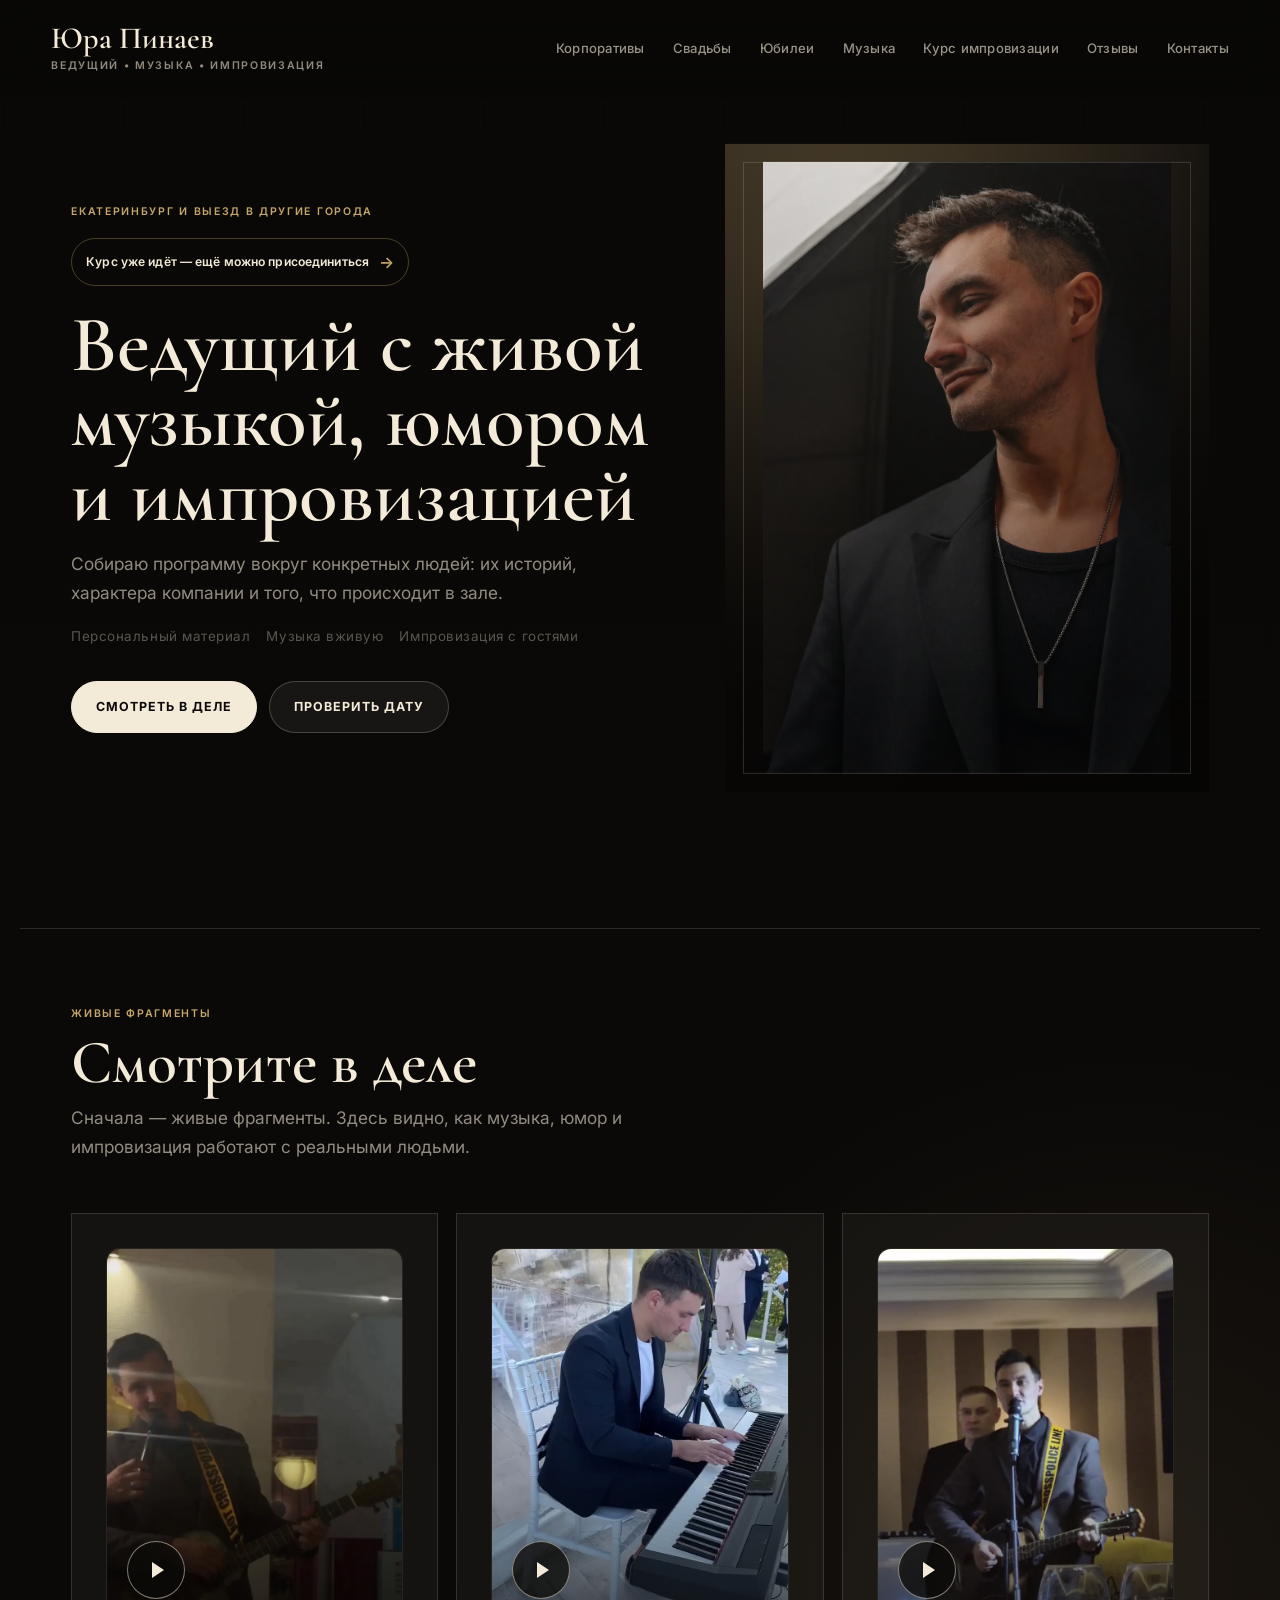
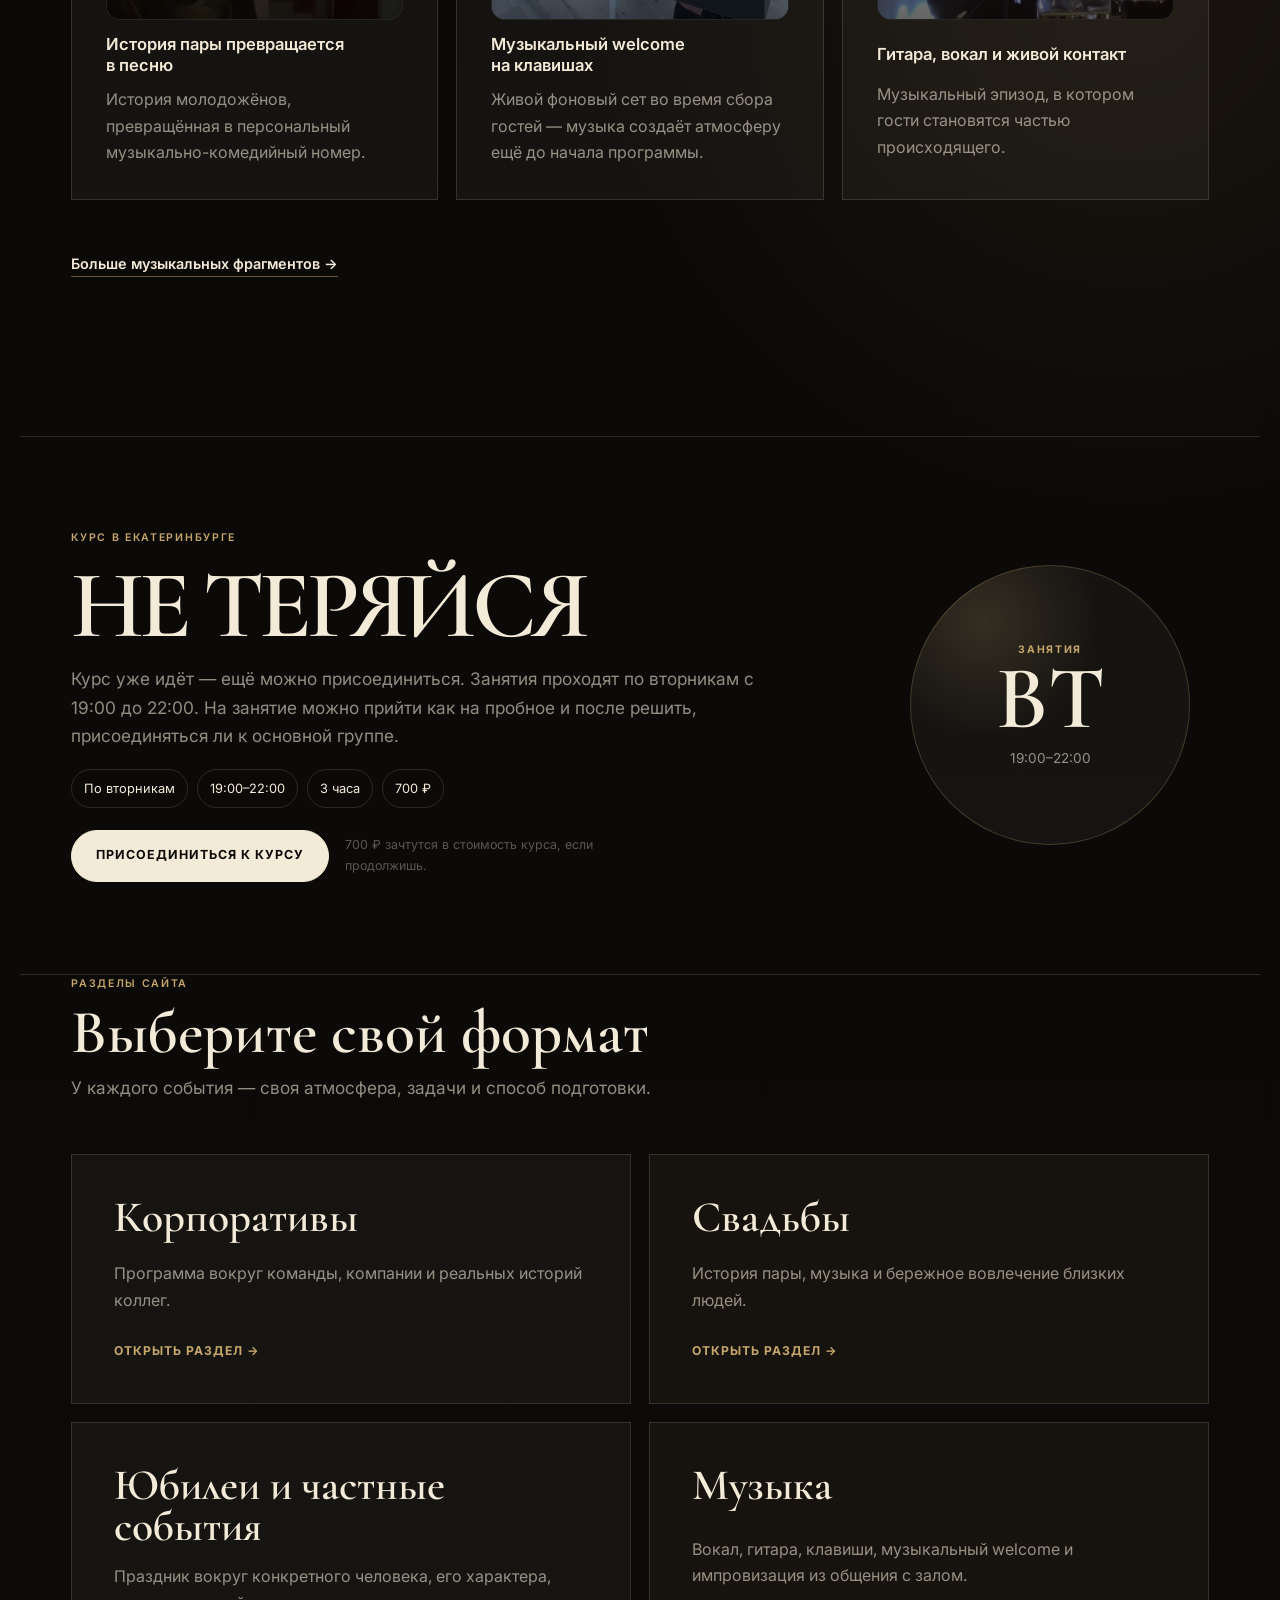
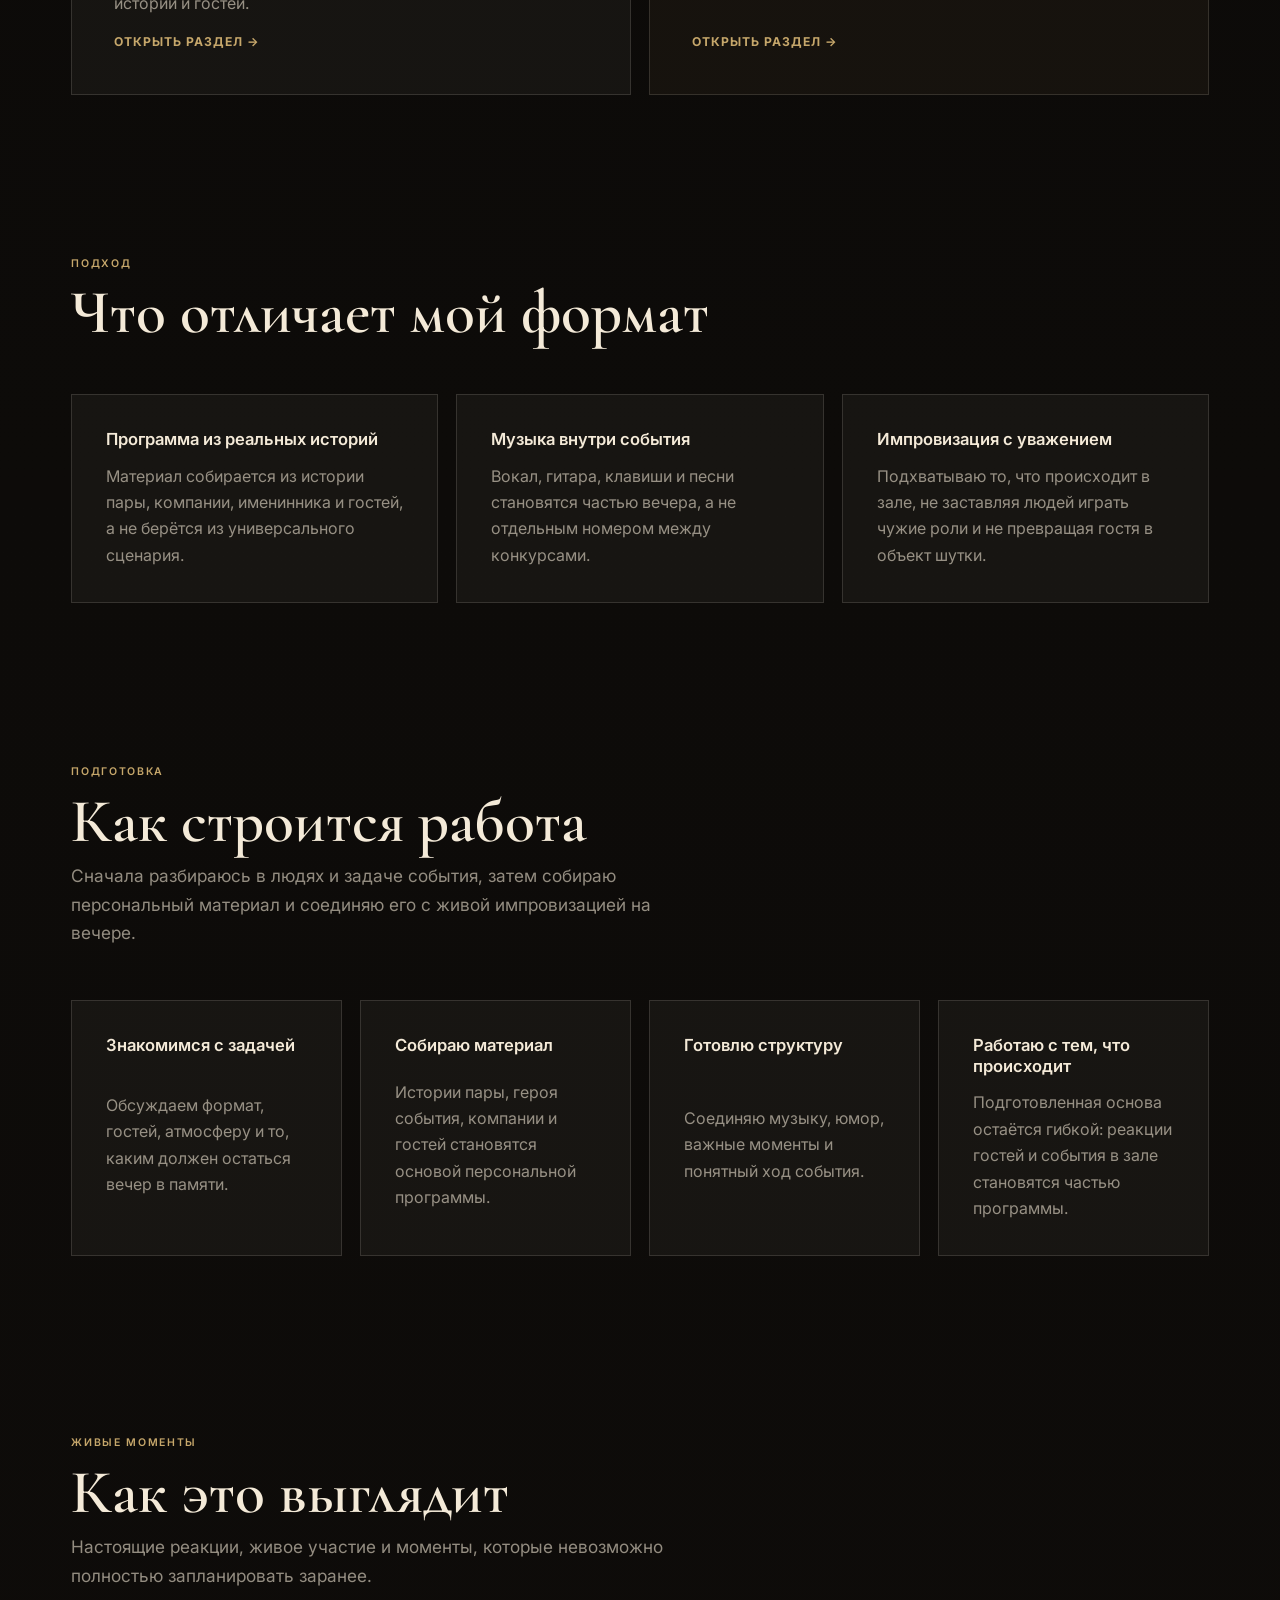
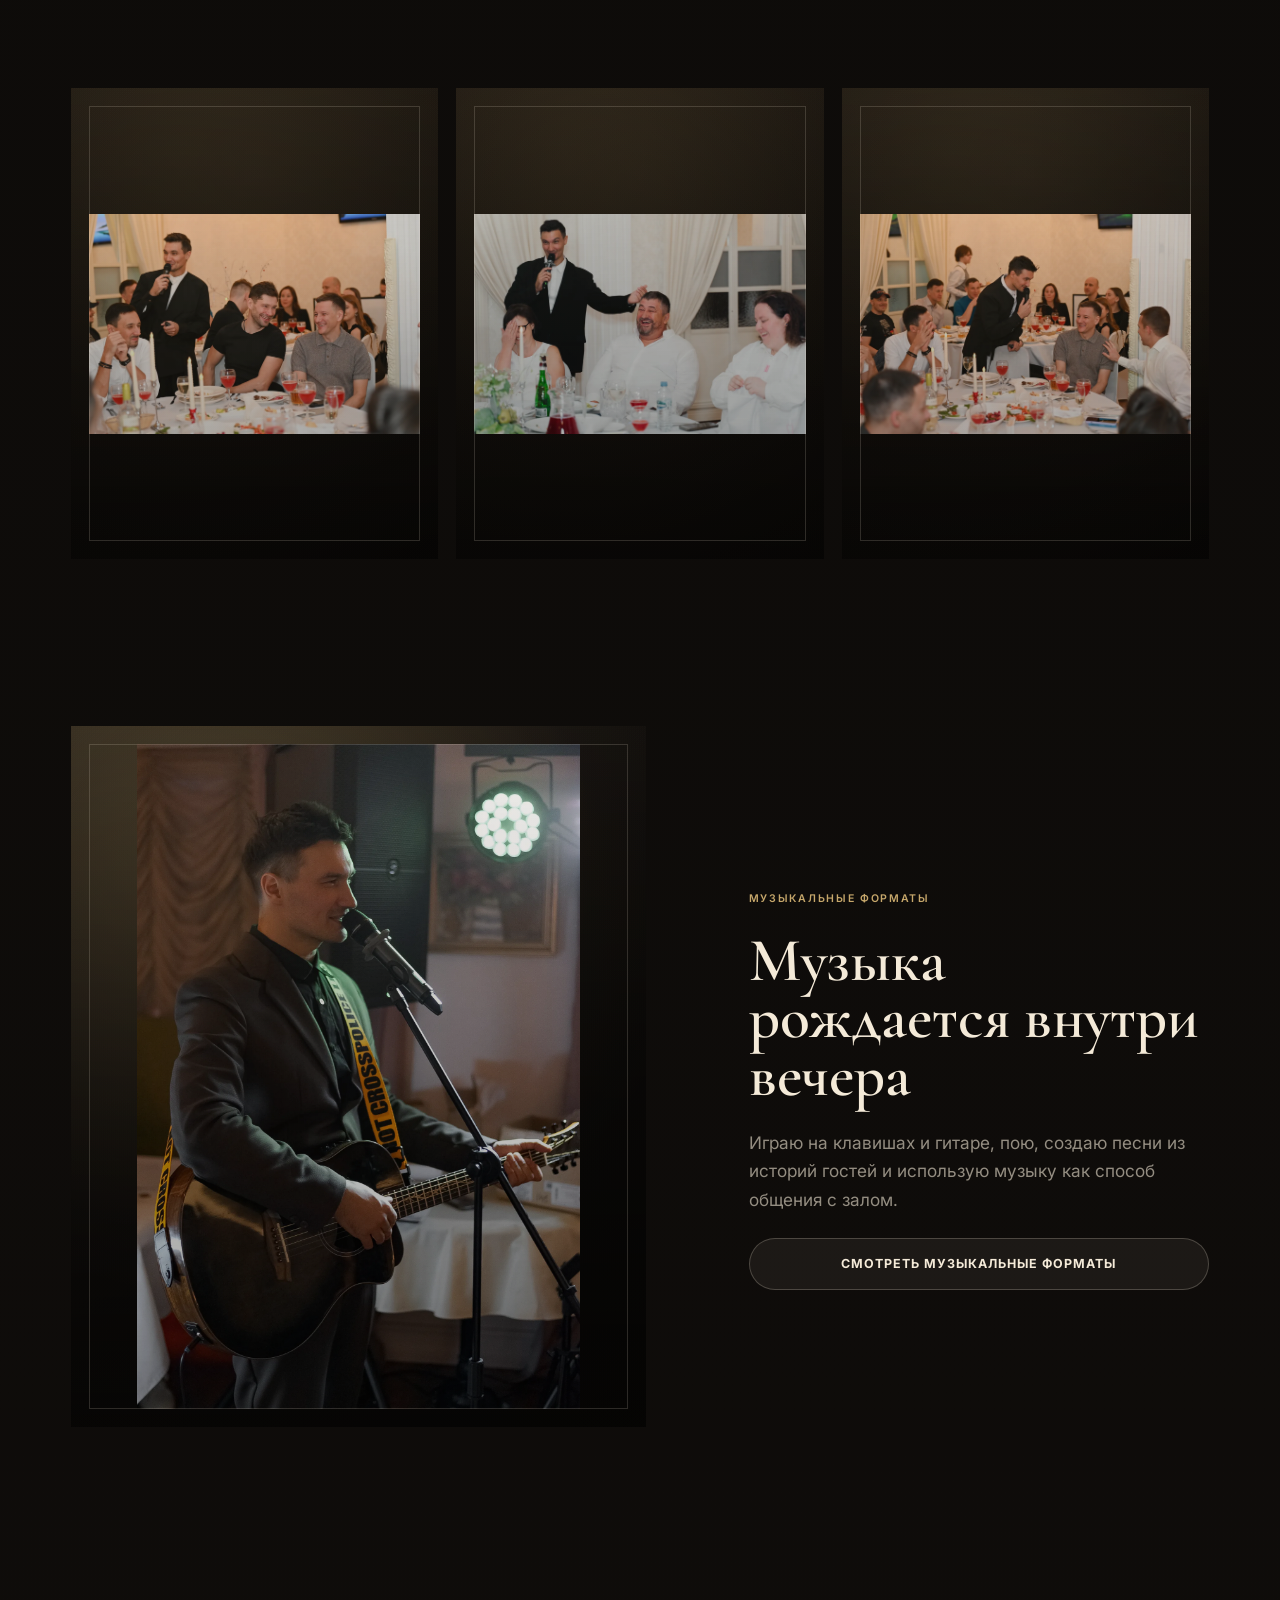
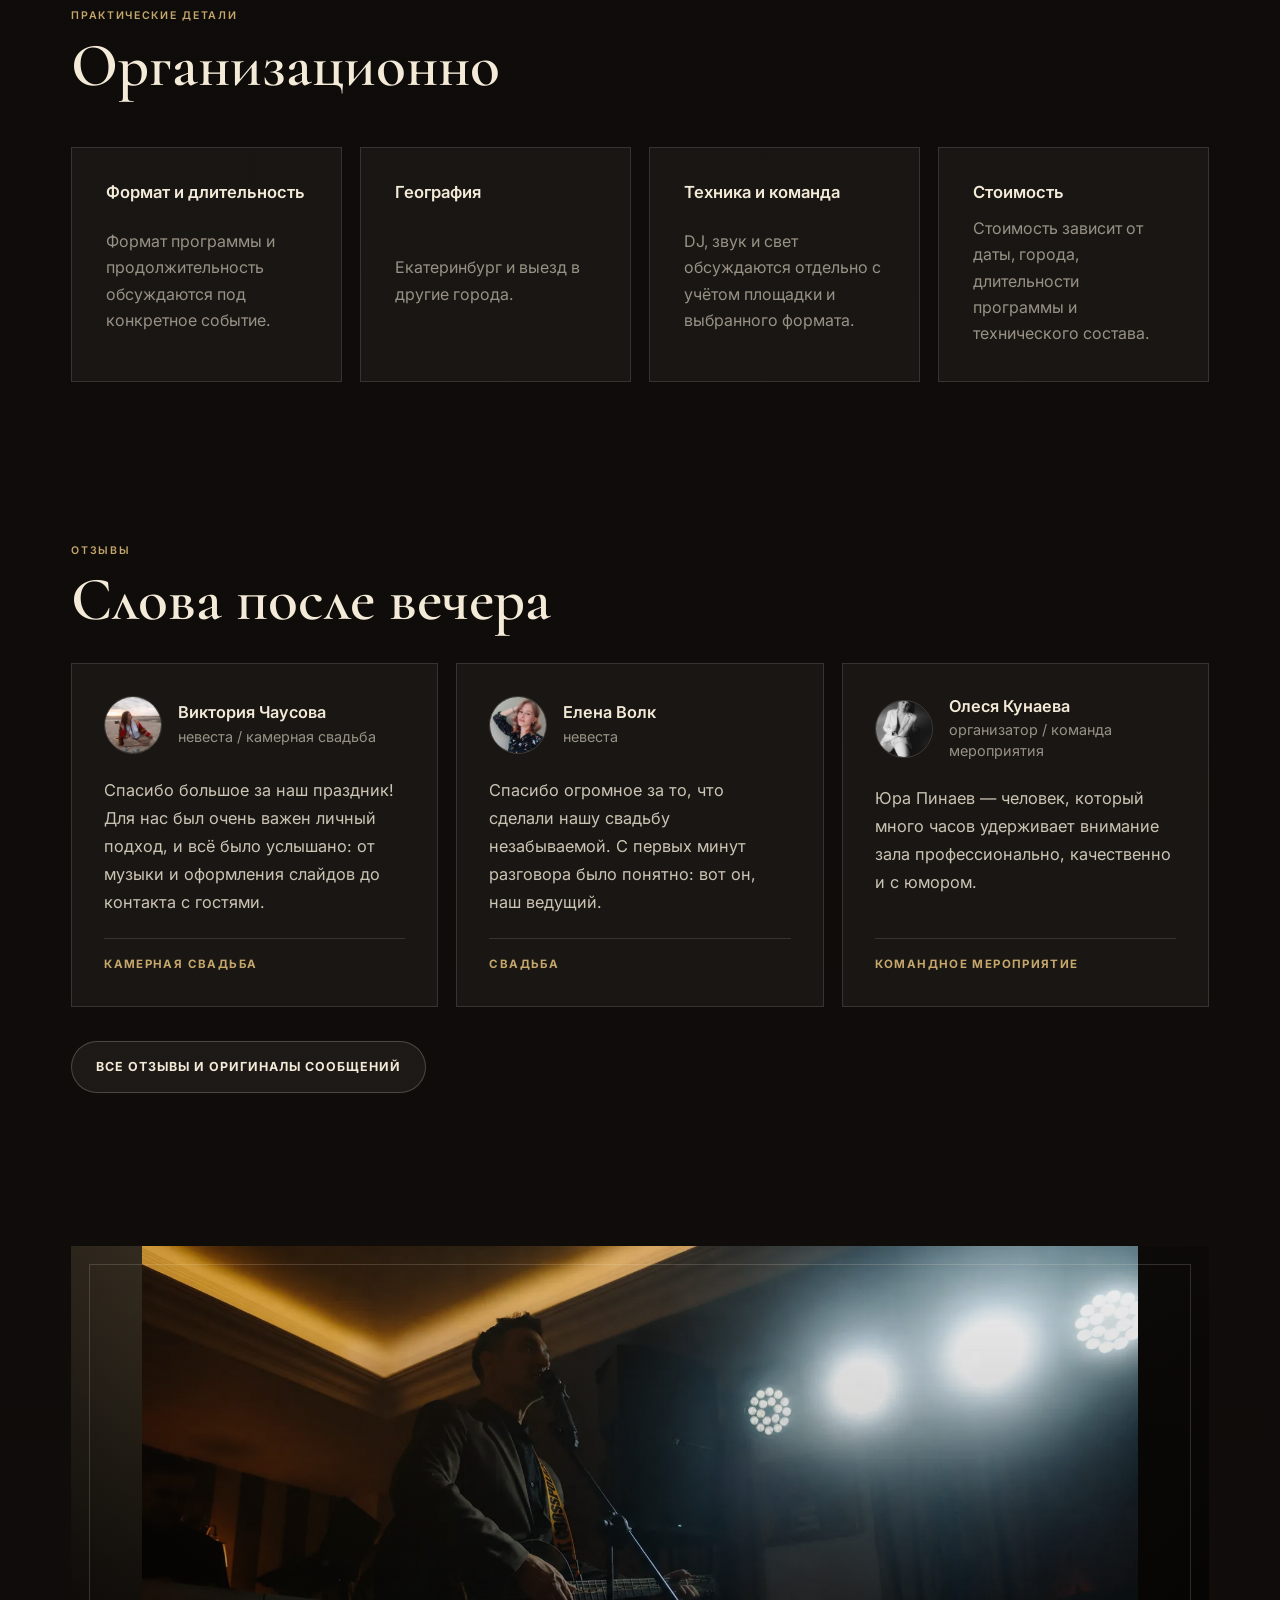
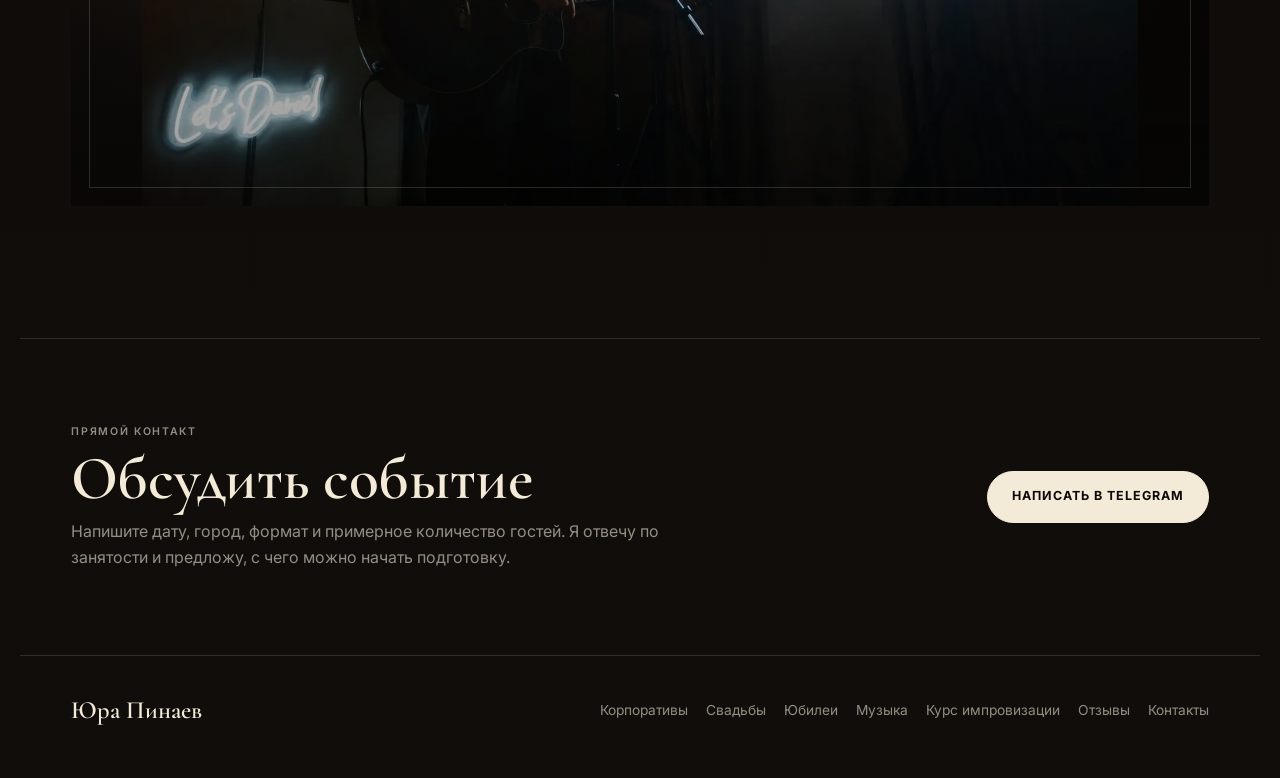
<file: index.html>
<!doctype html>
<html lang="ru">
<head>
  <meta charset="utf-8">
  <meta name="viewport" content="width=device-width, initial-scale=1">
  <title>Юра Пинаев — ведущий с живой музыкой и импровизацией</title>
  <meta name="description" content="Ведущий мероприятий в Екатеринбурге: персональная программа, живая музыка, юмор и импровизация с гостями.">
  <link rel="canonical" href="https://yurapinaev.ru/">
  <meta property="og:type" content="website">
  <meta property="og:site_name" content="Юра Пинаев">
  <meta property="og:locale" content="ru_RU">
  <meta property="og:title" content="Юра Пинаев — ведущий с живой музыкой и импровизацией">
  <meta property="og:description" content="Ведущий мероприятий в Екатеринбурге: персональная программа, живая музыка, юмор и импровизация с гостями.">
  <meta property="og:url" content="https://yurapinaev.ru/">
  <meta property="og:image" content="https://yurapinaev.ru/assets/images/social-preview.jpg">
  <meta property="og:image:width" content="1200">
  <meta property="og:image:height" content="630">
  <meta property="og:image:alt" content="Юра Пинаев — ведущий с живой музыкой и импровизацией">
  <meta name="twitter:card" content="summary_large_image">
  <meta name="twitter:title" content="Юра Пинаев — ведущий с живой музыкой и импровизацией">
  <meta name="twitter:description" content="Ведущий мероприятий в Екатеринбурге: персональная программа, живая музыка, юмор и импровизация с гостями.">
  <meta name="twitter:image" content="https://yurapinaev.ru/assets/images/social-preview.jpg">
  <link rel="icon" href="assets/icons/favicon.svg" type="image/svg+xml">
  <link rel="icon" href="assets/icons/favicon-32.png" sizes="32x32">
  <link rel="apple-touch-icon" href="assets/icons/apple-touch-icon.png">
  <link rel="preconnect" href="https://fonts.googleapis.com">
  <link rel="preconnect" href="https://fonts.gstatic.com" crossorigin>
  <link href="https://fonts.googleapis.com/css2?family=Cormorant+Garamond:wght@500;600;700&family=Inter:wght@400;500;600&display=swap" rel="stylesheet">
  <link rel="preload" as="image" href="assets/images/optimized/about/yura-pinaev-portrait.webp" type="image/webp" fetchpriority="high">
  <link rel="stylesheet" href="assets/css/style.css?v=20260802-3">
  <link rel="stylesheet" href="assets/css/improv-promo.css?v=20260831-1">
</head>
<body>
  <header class="site-header" data-header>
    <a class="brand" href="index.html" aria-label="Юра Пинаев, на главную">
      <span class="brand__name">Юра Пинаев</span>
      <span class="brand__caption">ведущий • музыка • импровизация</span>
    </a>
    <button class="nav-toggle" type="button" aria-label="Открыть разделы сайта" aria-expanded="false" data-nav-toggle>
      <span class="nav-toggle__label">Разделы</span>
      <span class="nav-toggle__icon" aria-hidden="true"><span></span><span></span></span>
    </button>
    <nav class="site-nav" aria-label="Основная навигация" data-nav>
      <a class="site-nav__home" href="index.html" aria-current="page">Главная</a>
      <a href="korporativy.html">Корпоративы</a>
      <a href="svadby.html">Свадьбы</a>
      <a href="yubilei.html">Юбилеи</a>
      <a href="muzyka.html">Музыка</a>
      <a class="site-nav__course" href="improv/">Курс импровизации</a>
      <a href="otzyvy.html">Отзывы</a>
      <a href="contacts.html">Контакты</a>
      <a class="button site-nav__cta" href="https://t.me/yuripinaev" target="_blank" rel="noopener">Проверить дату</a>
    </nav>
  </header>

  <main>
    <section class="hero hero--home section-reveal">
      <div class="hero__layout">
        <div class="hero__copy hero__copy--home">
          <p class="eyebrow">Екатеринбург и выезд в другие города</p>

          <a class="improv-home-chip" href="improv/">
            Курс уже идёт — ещё можно присоединиться
            <span aria-hidden="true">→</span>
          </a>

          <h1>Ведущий с живой музыкой, юмором и импровизацией</h1>
          <p>Собираю программу вокруг конкретных людей: их историй, характера компании и того, что происходит в зале.</p>
          <div class="hero__meta">
            <span>Персональный материал</span>
            <span>Музыка вживую</span>
            <span>Импровизация с гостями</span>
          </div>
          <div class="hero__actions">
            <a class="button" href="#watch">Смотреть в деле</a>
            <a class="button button--ghost" href="https://t.me/yuripinaev" target="_blank" rel="noopener">Проверить дату</a>
          </div>
        </div>
        <div class="hero__figure hero__figure--home">
          <div class="media-placeholder media-placeholder--hero-home">
            <img class="media-image" src="assets/images/optimized/about/yura-pinaev-portrait.webp" alt="Юра Пинаев" fetchpriority="high" width="1023" height="1537" decoding="async">
          </div>
        </div>
      </div>
    </section>

    <section class="video-section video-section--early section-reveal" id="watch">
      <div class="section-heading">
        <p class="eyebrow">Живые фрагменты</p>
        <h2>Смотрите в деле</h2>
        <p>Сначала — живые фрагменты. Здесь видно, как музыка, юмор и импровизация работают с реальными людьми.</p>
      </div>
      <div class="video-grid video-grid--featured">
        <article class="video-card">
          <button class="video-trigger" type="button" data-video-src="assets/video/wedding-love-story.mp4" aria-label="Воспроизвести видео «История пары превращается в песню»">
            <img src="assets/images/optimized/video/wedding-love-story.webp" alt="" width="720" height="1280" loading="lazy" decoding="async">
            <span class="video-trigger__shade" aria-hidden="true"></span>
            <span class="video-trigger__play" aria-hidden="true"></span>
          </button>
          <div class="video-card__copy">
            <h3>История пары превращается в песню</h3>
            <p>История молодожёнов, превращённая в персональный музыкально-комедийный номер.</p>
          </div>
        </article>
        <article class="video-card">
          <button class="video-trigger" type="button" data-video-src="assets/video/piano-welcome-web.mp4" aria-label="Воспроизвести видео «Музыкальный welcome на клавишах»">
            <img src="assets/images/optimized/video/piano-welcome.webp" alt="" width="720" height="1280" loading="lazy" decoding="async">
            <span class="video-trigger__shade" aria-hidden="true"></span>
            <span class="video-trigger__play" aria-hidden="true"></span>
          </button>
          <div class="video-card__copy">
            <h3>Музыкальный welcome на клавишах</h3>
            <p>Живой фоновый сет во время сбора гостей — музыка создаёт атмосферу ещё до начала программы.</p>
          </div>
        </article>
        <article class="video-card">
          <button class="video-trigger" type="button" data-video-src="assets/video/VID_20260304_124145_523.mp4" aria-label="Воспроизвести видео «Гитара, вокал и живой контакт»">
            <img src="assets/images/optimized/video/live-performance.webp" alt="" width="720" height="1280" loading="lazy" decoding="async">
            <span class="video-trigger__shade" aria-hidden="true"></span>
            <span class="video-trigger__play" aria-hidden="true"></span>
          </button>
          <div class="video-card__copy">
            <h3>Гитара, вокал и живой контакт</h3>
            <p>Музыкальный эпизод, в котором гости становятся частью происходящего.</p>
          </div>
        </article>
      </div>
      <a class="text-link" href="muzyka.html#live-video">Больше музыкальных фрагментов <span aria-hidden="true">→</span></a>
    </section>

    <section class="improv-promo section-reveal" aria-labelledby="improv-promo-title">
      <div class="improv-promo__copy">
        <p class="eyebrow">Курс в Екатеринбурге</p>
        <h2 id="improv-promo-title">НЕ ТЕРЯЙСЯ</h2>
        <p class="improv-promo__lead">Курс уже идёт — ещё можно присоединиться. Занятия проходят по вторникам с 19:00 до 22:00. На занятие можно прийти как на пробное и после решить, присоединяться ли к основной группе.</p>
        <div class="improv-promo__meta" aria-label="Детали пробного занятия">
          <span>По вторникам</span>
          <span>19:00–22:00</span>
          <span>3 часа</span>
          <span>700 ₽</span>
        </div>
        <div class="improv-promo__actions">
          <a class="button" href="https://yurapinaev.ru/improv/">Присоединиться к курсу</a>
          <span>700 ₽ зачтутся в стоимость курса, если продолжишь.</span>
        </div>
      </div>
      <div class="improv-promo__stamp" aria-hidden="true">
        <span>ЗАНЯТИЯ</span>
        <strong>ВТ</strong>
        <small>19:00–22:00</small>
      </div>
    </section>

    <section class="format-section section-reveal">
      <div class="section-heading">
        <p class="eyebrow">Разделы сайта</p>
        <h2>Выберите свой формат</h2>
        <p>У каждого события — своя атмосфера, задачи и способ подготовки.</p>
      </div>
      <div class="format-grid">
        <a class="format-card" href="korporativy.html">
          <h3>Корпоративы</h3>
          <p>Программа вокруг команды, компании и реальных историй коллег.</p>
          <span>Открыть раздел <span aria-hidden="true">→</span></span>
        </a>
        <a class="format-card" href="svadby.html">
          <h3>Свадьбы</h3>
          <p>История пары, музыка и бережное вовлечение близких людей.</p>
          <span>Открыть раздел <span aria-hidden="true">→</span></span>
        </a>
        <a class="format-card" href="yubilei.html">
          <h3>Юбилеи и частные события</h3>
          <p>Праздник вокруг конкретного человека, его характера, истории и гостей.</p>
          <span>Открыть раздел <span aria-hidden="true">→</span></span>
        </a>
        <a class="format-card" href="muzyka.html">
          <h3>Музыка</h3>
          <p>Вокал, гитара, клавиши, музыкальный welcome и импровизация из общения с залом.</p>
          <span>Открыть раздел <span aria-hidden="true">→</span></span>
        </a>
      </div>
    </section>

    <section class="feature-section section-reveal">
      <div class="section-heading">
        <p class="eyebrow">Подход</p>
        <h2>Что отличает мой формат</h2>
      </div>
      <div class="feature-grid feature-grid--three">
        <article class="feature-card">
          <h3>Программа из реальных историй</h3>
          <p>Материал собирается из истории пары, компании, именинника и гостей, а не берётся из универсального сценария.</p>
        </article>
        <article class="feature-card">
          <h3>Музыка внутри события</h3>
          <p>Вокал, гитара, клавиши и песни становятся частью вечера, а не отдельным номером между конкурсами.</p>
        </article>
        <article class="feature-card">
          <h3>Импровизация с уважением</h3>
          <p>Подхватываю то, что происходит в зале, не заставляя людей играть чужие роли и не превращая гостя в объект шутки.</p>
        </article>
      </div>
    </section>

    <section class="feature-section section-reveal">
      <div class="section-heading">
        <p class="eyebrow">Подготовка</p>
        <h2>Как строится работа</h2>
        <p>Сначала разбираюсь в людях и задаче события, затем собираю персональный материал и соединяю его с живой импровизацией на вечере.</p>
      </div>
      <div class="feature-grid">
        <article class="feature-card">
          <h3>Знакомимся с задачей</h3>
          <p>Обсуждаем формат, гостей, атмосферу и то, каким должен остаться вечер в памяти.</p>
        </article>
        <article class="feature-card">
          <h3>Собираю материал</h3>
          <p>Истории пары, героя события, компании и гостей становятся основой персональной программы.</p>
        </article>
        <article class="feature-card">
          <h3>Готовлю структуру</h3>
          <p>Соединяю музыку, юмор, важные моменты и понятный ход события.</p>
        </article>
        <article class="feature-card">
          <h3>Работаю с тем, что происходит</h3>
          <p>Подготовленная основа остаётся гибкой: реакции гостей и события в зале становятся частью программы.</p>
        </article>
      </div>
    </section>

    <section class="wide-media section-reveal" id="atmosphere">
      <div class="section-heading">
        <p class="eyebrow">Живые моменты</p>
        <h2>Как это выглядит</h2>
        <p>Настоящие реакции, живое участие и моменты, которые невозможно полностью запланировать заранее.</p>
      </div>
    </section>

    <section class="gallery-grid gallery-grid--editorial section-reveal" aria-label="Живая атмосфера событий">
      <div class="media-placeholder"><img class="media-image" src="assets/images/optimized/atmosphere/DSC_2094.webp" alt="Гости смеются на мероприятии" loading="lazy" width="1400" height="931" decoding="async"></div>
      <div class="media-placeholder"><img class="media-image" src="assets/images/optimized/atmosphere/1 (190).webp" alt="Атмосфера праздника" loading="lazy" width="1400" height="933" decoding="async"></div>
      <div class="media-placeholder"><img class="media-image" src="assets/images/optimized/atmosphere/DSC_2087.webp" alt="Живой момент вечера" loading="lazy" width="1400" height="931" decoding="async"></div>
    </section>

    <section class="split-showcase section-reveal">
      <div class="media-placeholder media-placeholder--tall">
        <img class="media-image" src="assets/images/optimized/music/photo-513.webp" alt="Юра Пинаев играет на гитаре во время события" loading="lazy" width="1400" height="2104" decoding="async">
      </div>
      <div class="showcase-copy">
        <p class="eyebrow">Музыкальные форматы</p>
        <h2>Музыка рождается внутри вечера</h2>
        <p>Играю на клавишах и гитаре, пою, создаю песни из историй гостей и использую музыку как способ общения с залом.</p>
        <a class="button button--ghost" href="muzyka.html">Смотреть музыкальные форматы</a>
      </div>
    </section>

    <section class="feature-section section-reveal">
      <div class="section-heading">
        <p class="eyebrow">Практические детали</p>
        <h2>Организационно</h2>
      </div>
      <div class="feature-grid">
        <article class="feature-card">
          <h3>Формат и длительность</h3>
          <p>Формат программы и продолжительность обсуждаются под конкретное событие.</p>
        </article>
        <article class="feature-card">
          <h3>География</h3>
          <p>Екатеринбург и выезд в другие города.</p>
        </article>
        <article class="feature-card">
          <h3>Техника и команда</h3>
          <p>DJ, звук и свет обсуждаются отдельно с учётом площадки и выбранного формата.</p>
        </article>
        <article class="feature-card">
          <h3>Стоимость</h3>
          <p>Стоимость зависит от даты, города, длительности программы и технического состава.</p>
        </article>
      </div>
    </section>

    <section class="home-reviews section-reveal" aria-label="Отзывы">
      <div class="section-heading">
        <p class="eyebrow">Отзывы</p>
        <h2>Слова после вечера</h2>
      </div>
      <div class="reviews-grid reviews-grid--featured">
        <article class="review-card review-card--featured">
          <div class="review-card__top">
            <img class="review-avatar" src="assets/images/optimized/reviews/avatars/4O0FKWNzyrY.webp" alt="Виктория Чаусова" width="300" height="450" loading="lazy" decoding="async">
            <div>
              <h3>Виктория Чаусова</h3>
              <p>невеста / камерная свадьба</p>
            </div>
          </div>
          <p class="review-card__text">Спасибо большое за наш праздник! Для нас был очень важен личный подход, и всё было услышано: от музыки и оформления слайдов до контакта с гостями.</p>
          <p class="review-card__event">Камерная свадьба</p>
        </article>

        <article class="review-card review-card--featured">
          <div class="review-card__top">
            <img class="review-avatar" src="assets/images/optimized/reviews/avatars/IMG_20260501_224400_450.webp" alt="Елена Волк" width="300" height="300" loading="lazy" decoding="async">
            <div>
              <h3>Елена Волк</h3>
              <p>невеста</p>
            </div>
          </div>
          <p class="review-card__text">Спасибо огромное за то, что сделали нашу свадьбу незабываемой. С первых минут разговора было понятно: вот он, наш ведущий.</p>
          <p class="review-card__event">Свадьба</p>
        </article>

        <article class="review-card review-card--featured">
          <div class="review-card__top">
            <img class="review-avatar" src="assets/images/optimized/reviews/avatars/nwIebamSfK4.webp" alt="Олеся Кунаева" width="300" height="450" loading="lazy" decoding="async">
            <div>
              <h3>Олеся Кунаева</h3>
              <p>организатор / команда мероприятия</p>
            </div>
          </div>
          <p class="review-card__text">Юра Пинаев — человек, который много часов удерживает внимание зала профессионально, качественно и с юмором.</p>
          <p class="review-card__event">Командное мероприятие</p>
        </article>
      </div>
      <a class="button button--ghost section-action" href="otzyvy.html">Все отзывы и оригиналы сообщений</a>
    </section>

    <section class="wide-media wide-media--home section-reveal">
      <div class="media-placeholder media-placeholder--wide media-placeholder--homewide">
        <img class="media-image" src="assets/images/optimized/hero/yura-pinaev-live.webp" alt="Сценический образ Юры Пинаева" width="1672" height="941" loading="lazy" decoding="async">
      </div>
    </section>

    <section class="cta-band section-reveal">
      <div class="cta-band__copy">
        <p class="eyebrow">Прямой контакт</p>
        <h2>Обсудить событие</h2>
        <p>Напишите дату, город, формат и примерное количество гостей. Я отвечу по занятости и предложу, с чего можно начать подготовку.</p>
      </div>
      <a class="button" href="https://t.me/yuripinaev" target="_blank" rel="noopener">Написать в Telegram</a>
    </section>
  </main>

  <div class="video-modal" role="dialog" aria-modal="true" aria-labelledby="video-modal-title" hidden data-video-modal>
    <div class="video-modal__panel" data-video-modal-panel>
      <h2 class="visually-hidden" id="video-modal-title">Просмотр видео</h2>
      <button class="video-modal__close" type="button" aria-label="Закрыть видео" data-video-modal-close></button>
      <video controls playsinline preload="none" data-video-modal-player></video>
    </div>
  </div>

  <footer class="site-footer">
    <p>Юра Пинаев</p>
    <nav aria-label="Навигация в подвале">
      <a href="korporativy.html">Корпоративы</a>
      <a href="svadby.html">Свадьбы</a>
      <a href="yubilei.html">Юбилеи</a>
      <a href="muzyka.html">Музыка</a>
      <a href="improv/">Курс импровизации</a>
      <a href="otzyvy.html">Отзывы</a>
      <a href="contacts.html">Контакты</a>
    </nav>
  </footer>

  <script src="assets/js/main.js?v=20260802-2"></script>
</body>
</html>
</file>
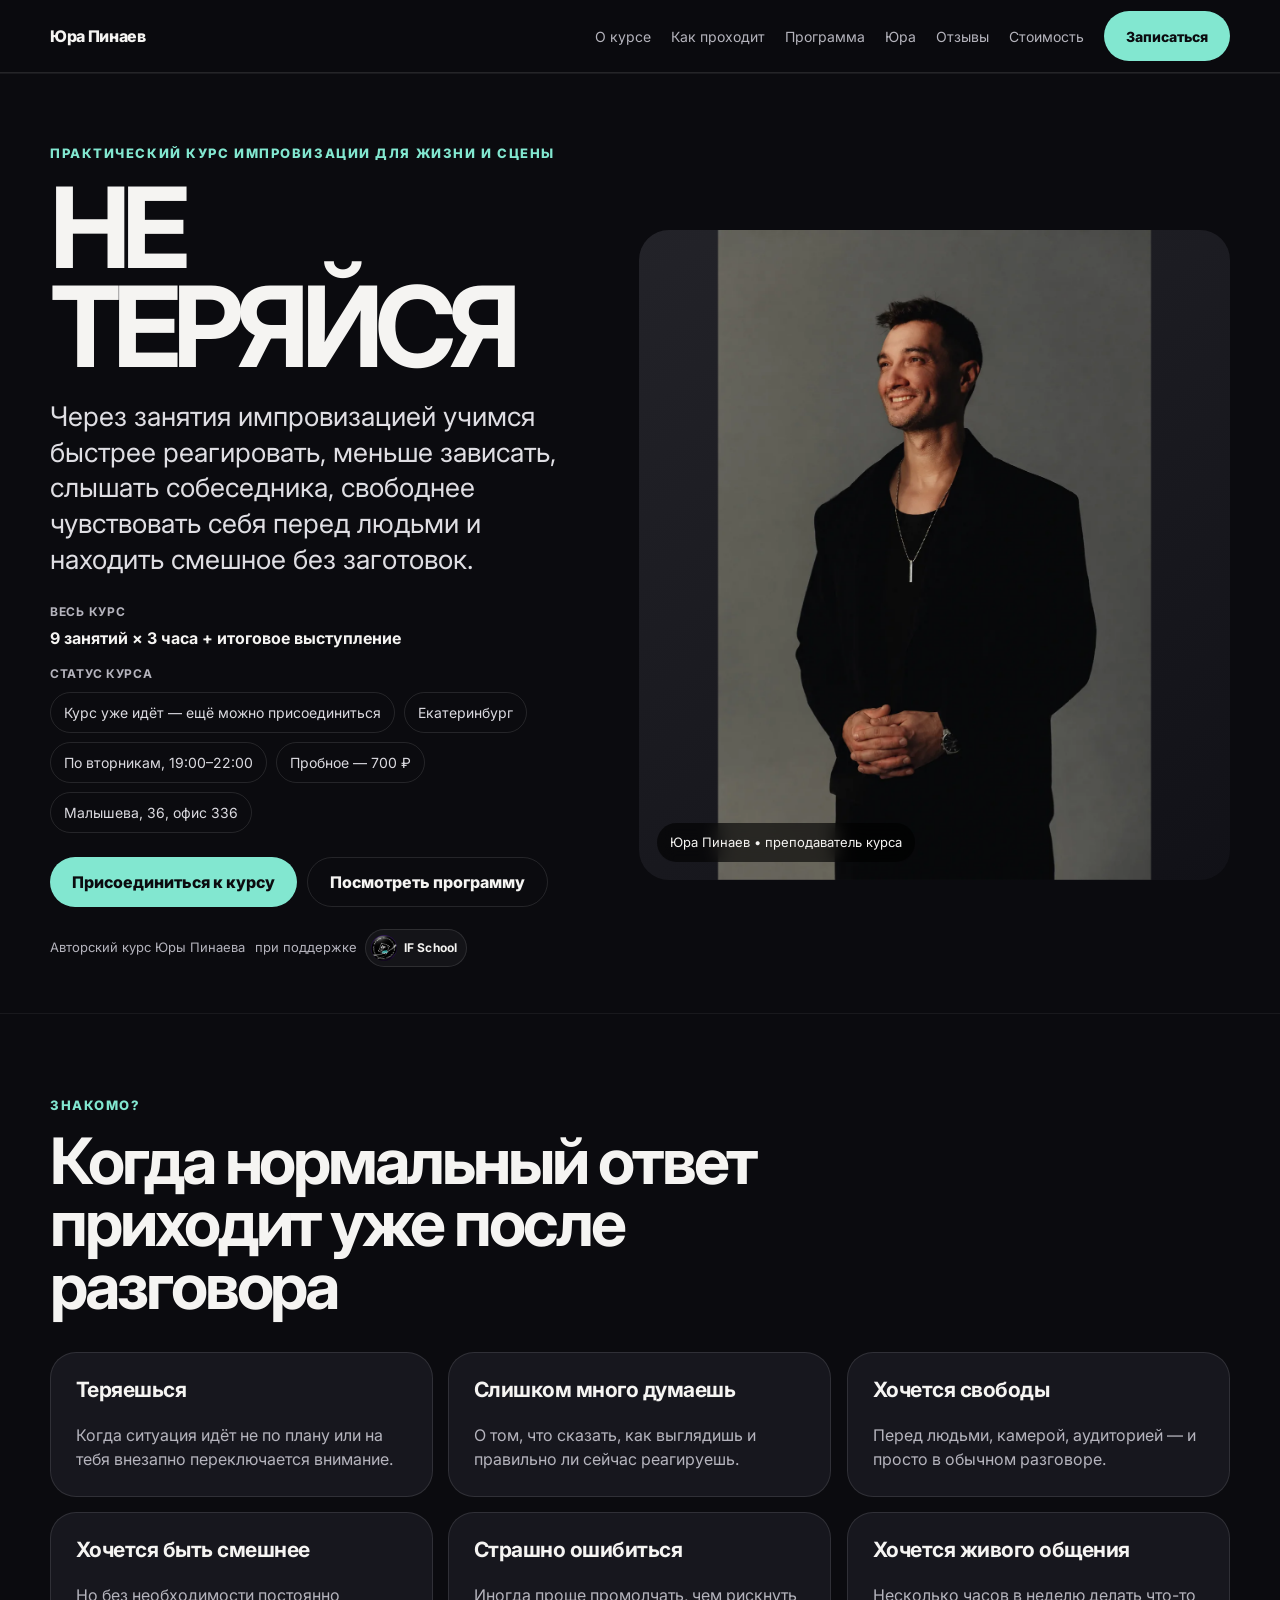
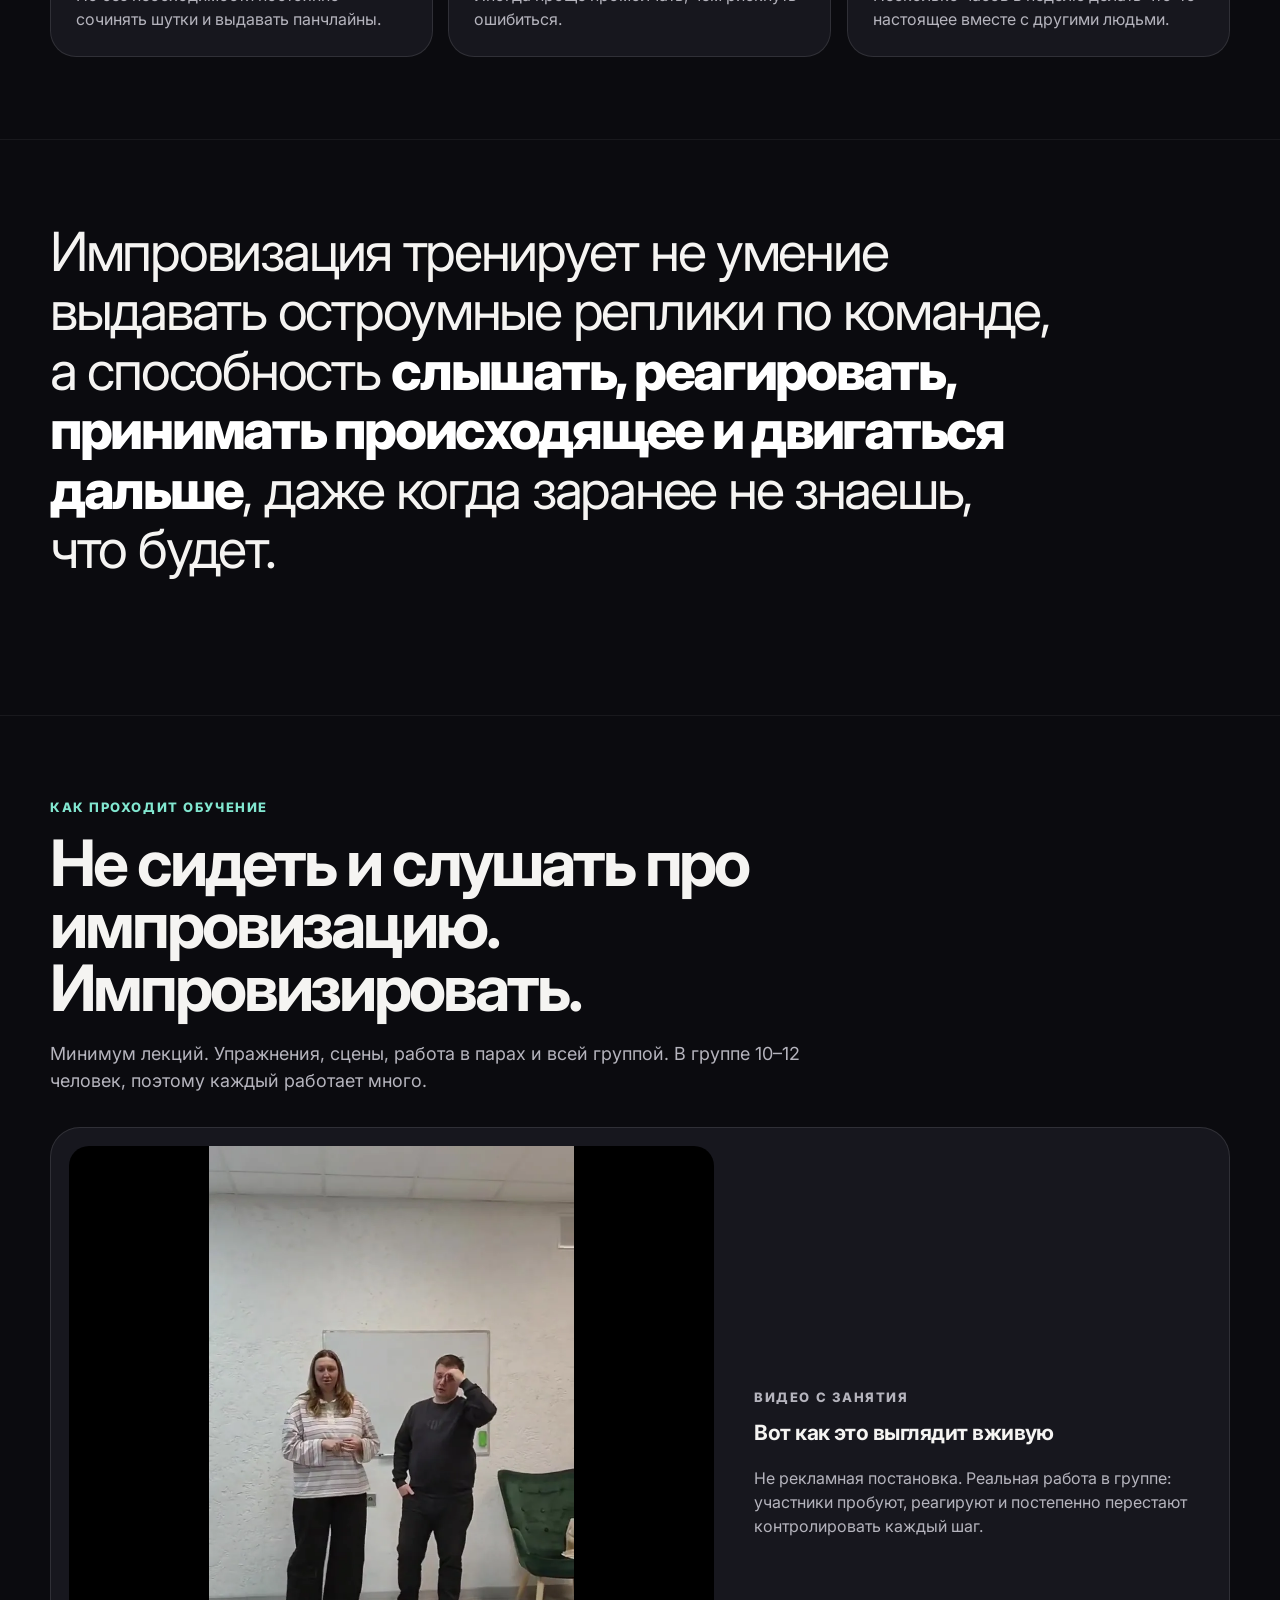
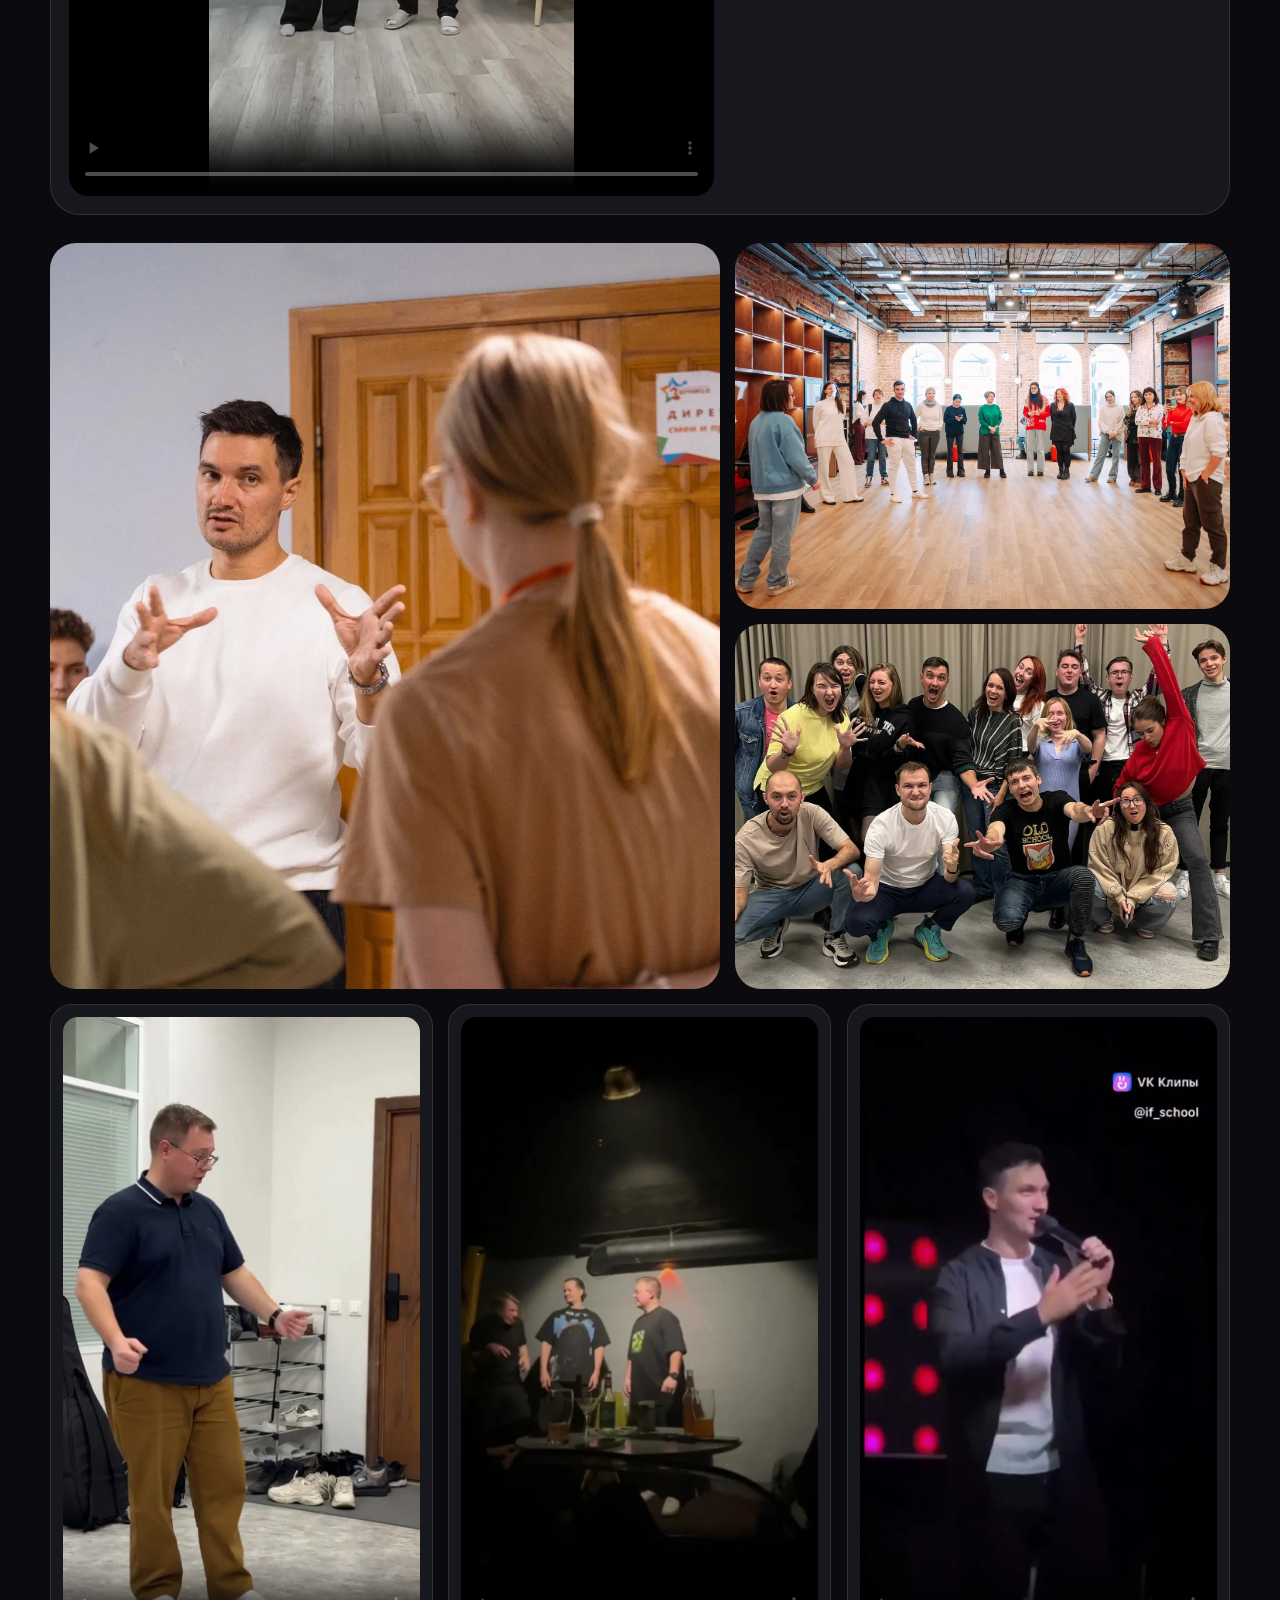
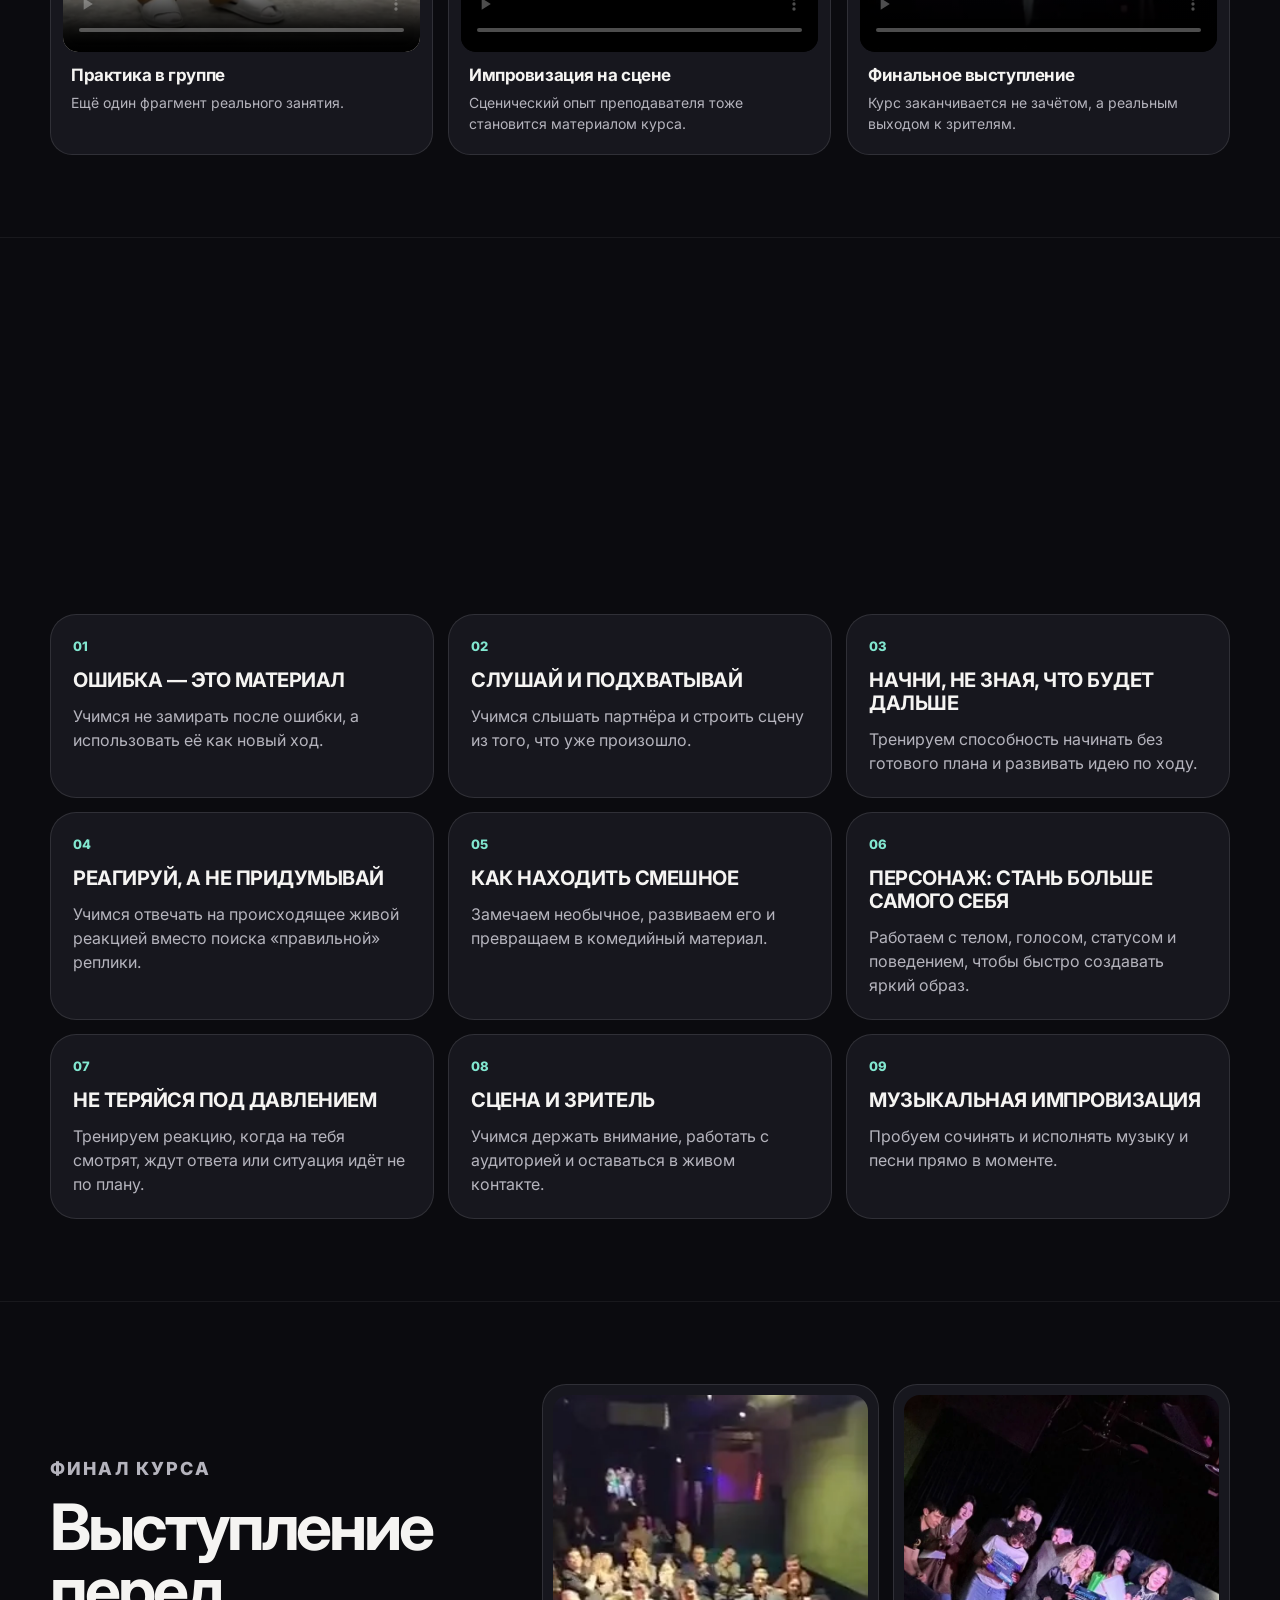
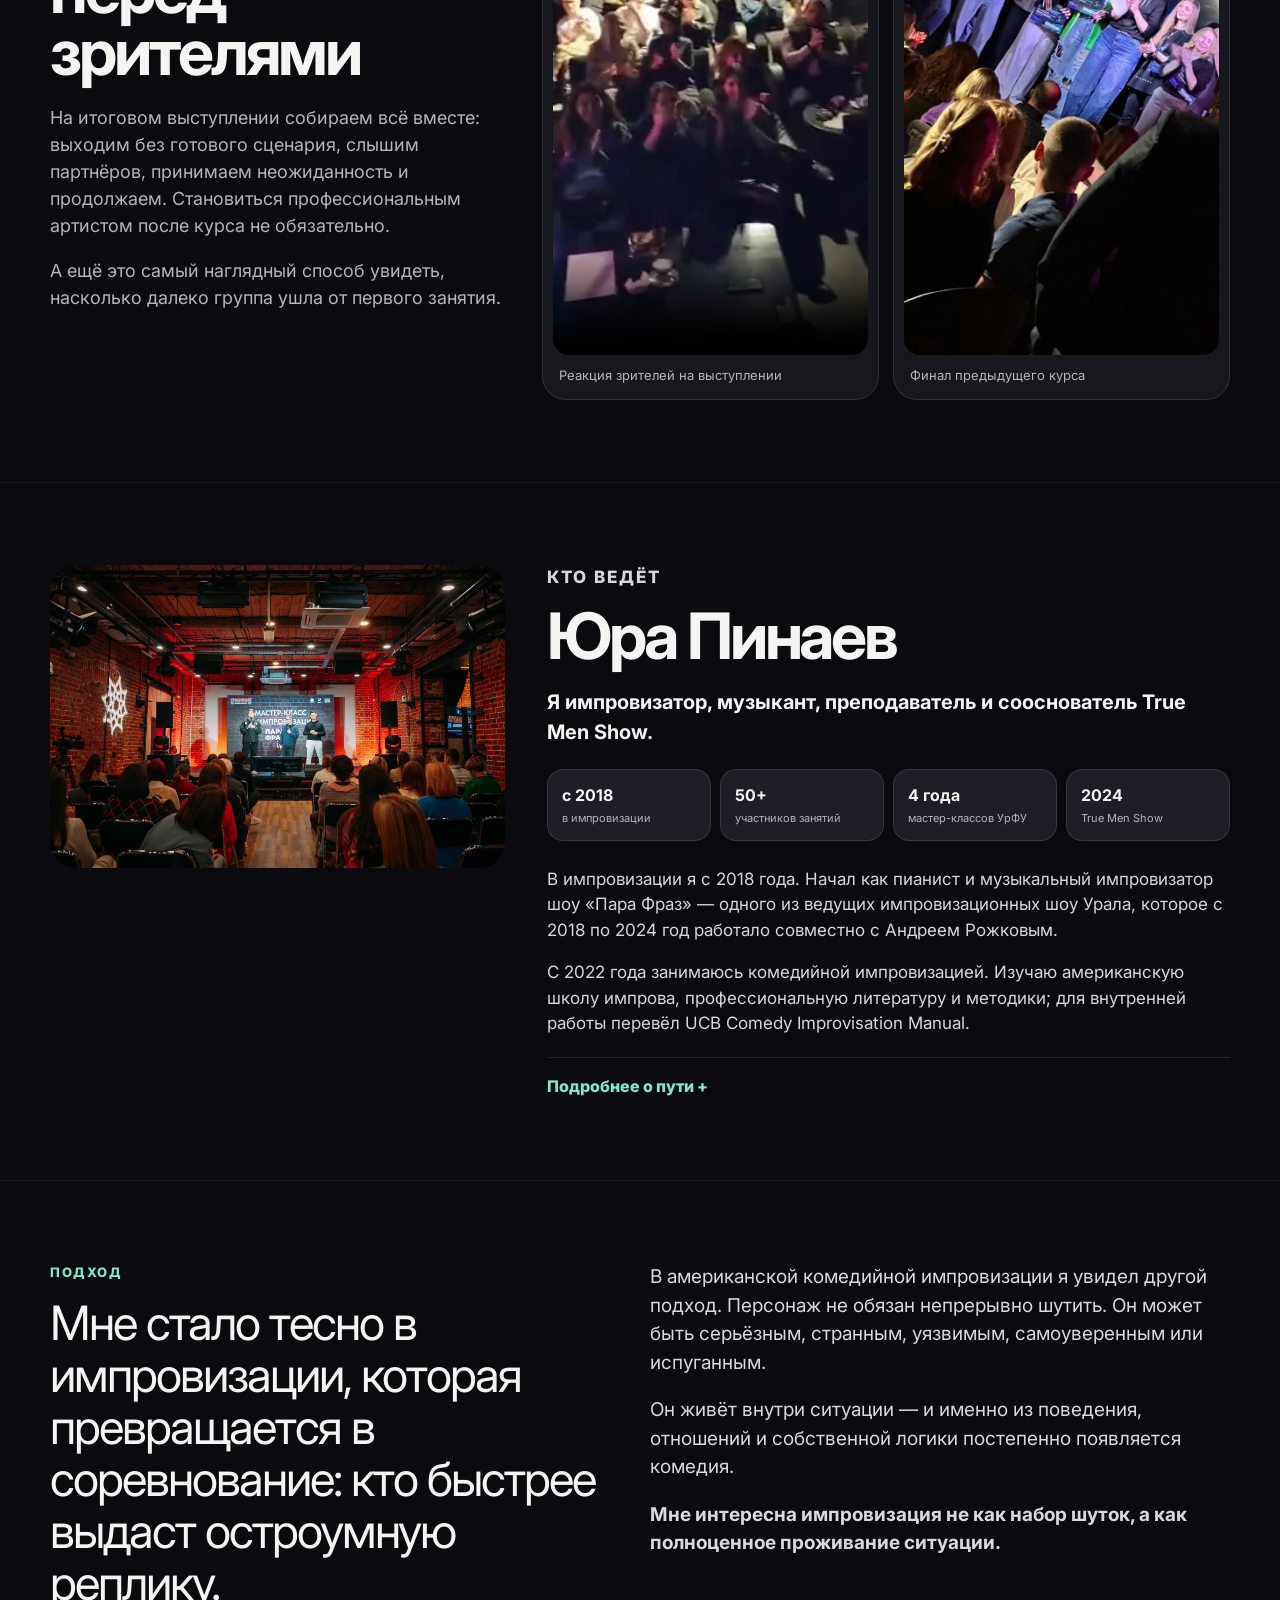
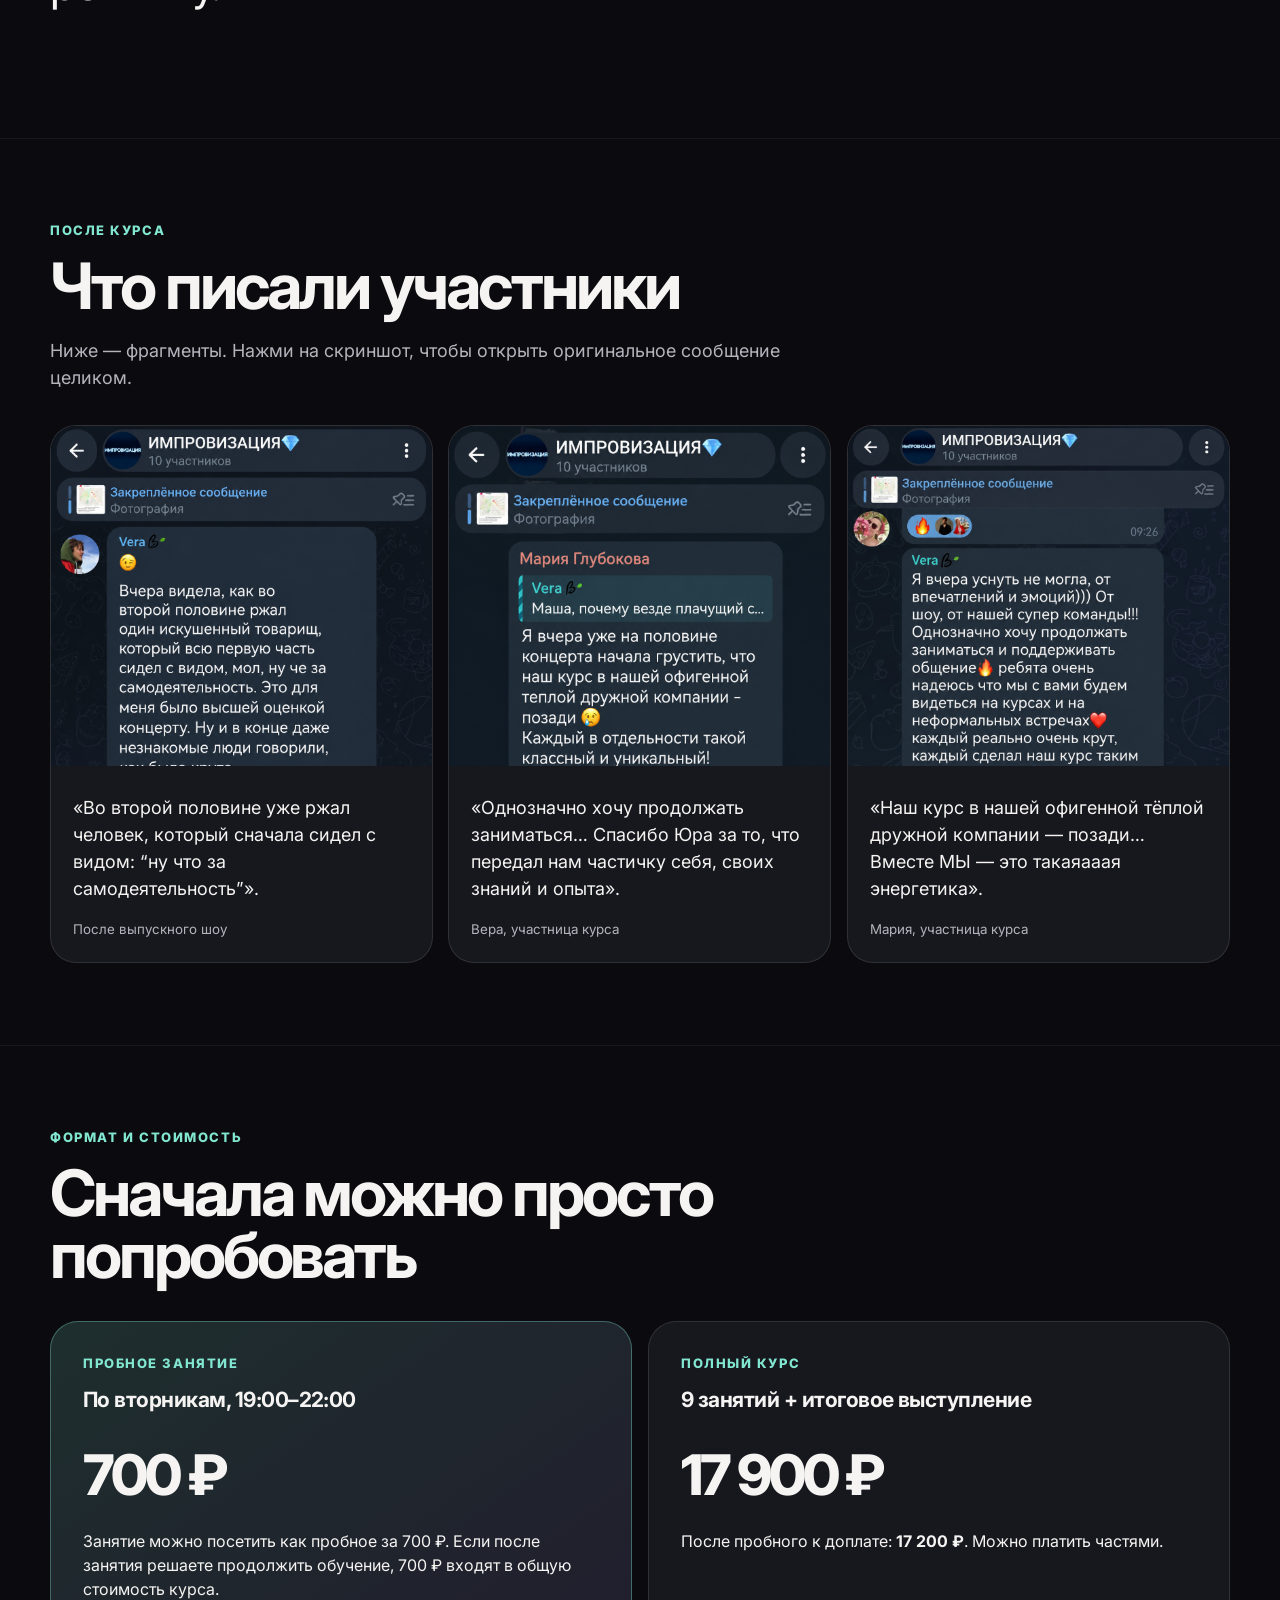
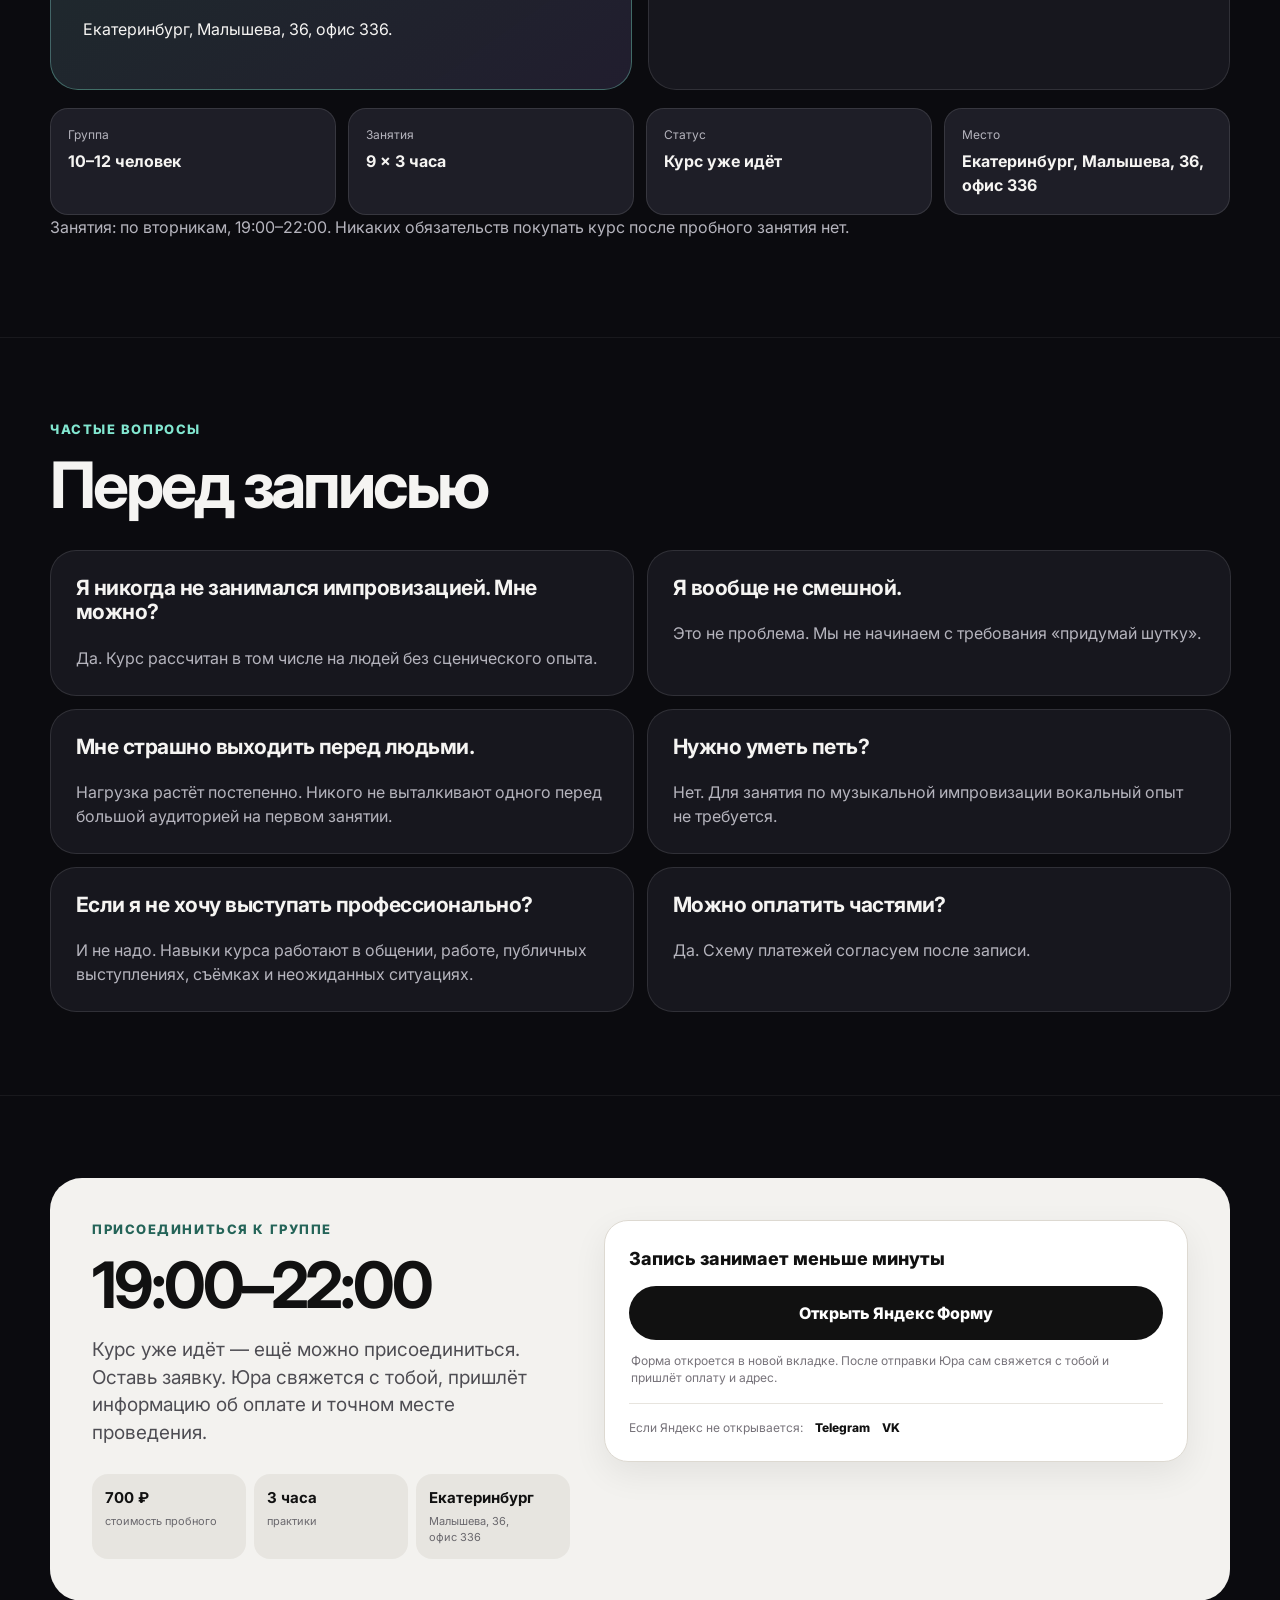
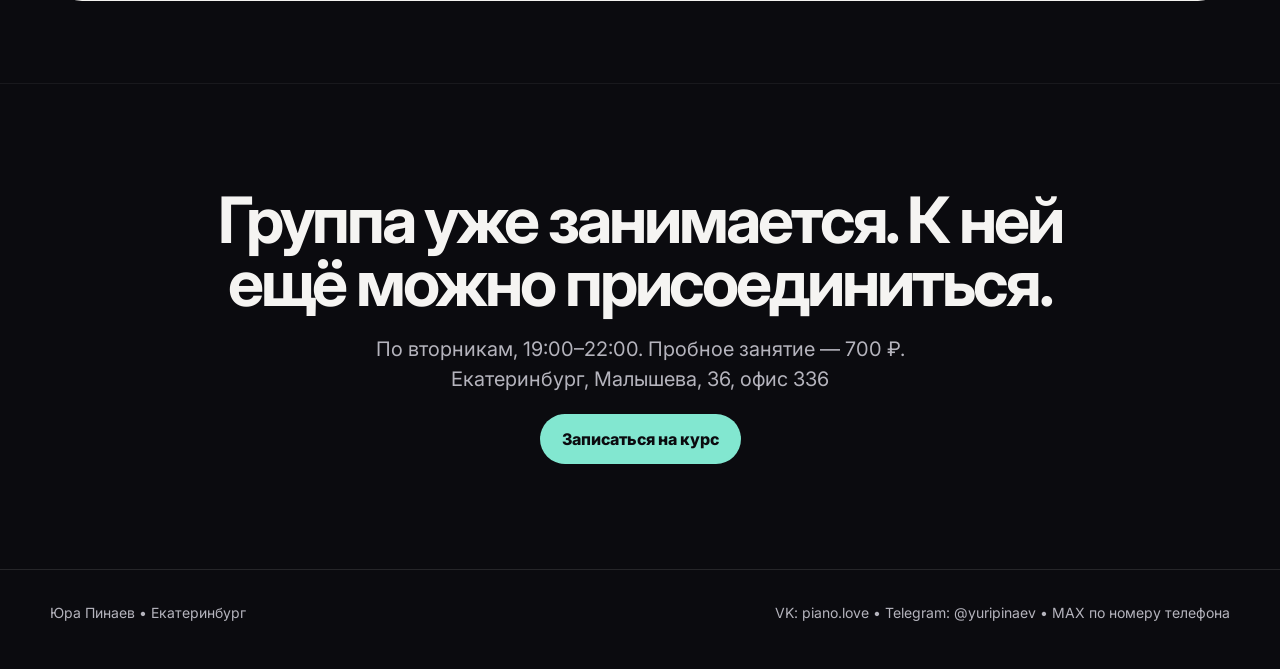
<file: improv/index.html>
<!DOCTYPE html>

<html lang="ru">
<head><script>document.documentElement.classList.add('js');</script>
<meta charset="utf-8"/>
<meta content="width=device-width, initial-scale=1" name="viewport"/>
<title>НЕ ТЕРЯЙСЯ — курс импровизации Юры Пинаева в Екатеринбурге</title>
<meta content="Курс уже идёт — ещё можно присоединиться. По вторникам, 19:00–22:00. Пробное занятие — 700 ₽. Екатеринбург, Малышева, 36, офис 336." name="description"/>
<link href="https://yurapinaev.ru/improv/" rel="canonical"/>
<meta content="website" property="og:type"/>
<meta content="ru_RU" property="og:locale"/>
<meta content="Юра Пинаев" property="og:site_name"/>
<meta content="НЕ ТЕРЯЙСЯ — импровизация для жизни и сцены" property="og:title"/>
<meta content="Курс уже идёт — ещё можно присоединиться. По вторникам, 19:00–22:00. Пробное занятие — 700 ₽. Екатеринбург, Малышева, 36, офис 336." property="og:description"/>
<meta content="https://yurapinaev.ru/improv/" property="og:url"/>
<meta content="https://yurapinaev.ru/improv/assets/images/hero-training.webp" property="og:image"/>
<link href="https://fonts.googleapis.com" rel="preconnect"/>
<link crossorigin="" href="https://fonts.gstatic.com" rel="preconnect"/>
<link href="https://fonts.googleapis.com/css2?family=Inter:wght@400;500;600;700;800&amp;display=swap" rel="stylesheet"/>
<link href="assets/css/style.css?v=20260908-1" rel="stylesheet"/>
</head>
<body>
<header class="topbar">
<div class="wrap topbar__inner">
<a class="brand" href="../">Юра Пинаев</a>
<nav aria-label="Навигация" class="nav">
<a href="#about">О курсе</a>
<a href="#how">Как проходит</a>
<a href="#program">Программа</a>
<a href="#yura">Юра</a>
<a href="#reviews">Отзывы</a>
<a href="#price">Стоимость</a>
<a class="button" href="#signup">Записаться</a>
</nav>
</div>
</header>
<main>
<section class="hero">
<div class="wrap hero__grid">
<div>
<p class="eyebrow reveal" style="--reveal-delay:0ms;">Практический курс импровизации для жизни и сцены</p>
<h1 class="reveal" style="--reveal-delay:85ms;">НЕ<br/>ТЕРЯЙСЯ</h1>
<p class="lead reveal" style="--reveal-delay:170ms;">Через занятия импровизацией учимся быстрее реагировать, меньше зависать, слышать собеседника, свободнее чувствовать себя перед людьми и находить смешное без заготовок.</p>
<div class="reveal" style="--reveal-delay:255ms;">
<p class="hero__course"><span class="hero__label">Весь курс</span><strong>9 занятий × 3 часа + итоговое выступление</strong></p>
<div class="hero__facts">
<span class="hero__label">Статус курса</span>
<span class="pill">Курс уже идёт — ещё можно присоединиться</span>
<span class="pill">Екатеринбург</span>
<span class="pill">По вторникам, 19:00–22:00</span>
<span class="pill">Пробное — 700 ₽</span>
<span class="pill">Малышева,&nbsp;36, офис&nbsp;336</span>
</div>
</div>
<div class="hero__actions reveal" style="--reveal-delay:340ms;">
<a class="button" href="#signup">Присоединиться к курсу</a>
<a class="button button--ghost" href="#program">Посмотреть программу</a>
</div>
<div class="ifline reveal" style="--reveal-delay:425ms;">
<span class="ifline__author">Авторский курс Юры Пинаева</span>
<span class="ifline__support">при поддержке <span class="ifline__badge"><img alt="" src="assets/images/if-school.webp"/><strong>IF School</strong></span></span>
</div>
</div>
<div class="hero__photo hero__photo--portrait reveal reveal-scale" style="--reveal-delay:510ms;">
<img alt="Юра Пинаев — преподаватель курса импровизации «НЕ ТЕРЯЙСЯ»" data-parallax-hero="" src="assets/images/portrait.webp"/>
<span class="hero__tag">Юра Пинаев • преподаватель курса</span>
</div>
</div>
</section>
<section id="about">
<div class="wrap">
<div class="section-head reveal">
<p class="eyebrow">Знакомо?</p>
<h2>Когда нормальный ответ приходит уже после разговора</h2>
</div>
<div class="grid grid-3">
<article class="card reveal" style="--reveal-delay:0ms;"><h3>Теряешься</h3><p>Когда ситуация идёт не по плану или на тебя внезапно переключается внимание.</p></article>
<article class="card reveal" style="--reveal-delay:80ms;"><h3>Слишком много думаешь</h3><p>О том, что сказать, как выглядишь и правильно ли сейчас реагируешь.</p></article>
<article class="card reveal" style="--reveal-delay:160ms;"><h3>Хочется свободы</h3><p>Перед людьми, камерой, аудиторией — и просто в обычном разговоре.</p></article>
<article class="card reveal" style="--reveal-delay:240ms;"><h3>Хочется быть смешнее</h3><p>Но без необходимости постоянно сочинять шутки и выдавать панчлайны.</p></article>
<article class="card reveal" style="--reveal-delay:0ms;"><h3>Страшно ошибиться</h3><p>Иногда проще промолчать, чем рискнуть ошибиться.</p></article>
<article class="card reveal" style="--reveal-delay:80ms;"><h3>Хочется живого общения</h3><p>Несколько часов в неделю делать что-то настоящее вместе с другими людьми.</p></article>
</div>
</div>
</section>
<section>
<div class="wrap">
<p class="big-statement reveal">Импровизация тренирует не умение выдавать остроумные реплики по команде, а способность <strong>слышать, реагировать, принимать происходящее и двигаться дальше</strong>, даже когда заранее не знаешь, что будет.</p>
</div>
</section>
<section id="how">
<div class="wrap">
<div class="section-head reveal">
<p class="eyebrow">Как проходит обучение</p>
<h2>Не сидеть и слушать про импровизацию. Импровизировать.</h2>
<p>Минимум лекций. Упражнения, сцены, работа в парах и всей группой. В группе 10–12 человек, поэтому каждый работает много.</p>
</div>
<div class="video-feature reveal reveal-scale" style="--reveal-delay:0ms;">
<video controls="" playsinline="" poster="assets/images/training-1-poster.webp" preload="metadata">
<source src="assets/video/training-1.mp4" type="video/mp4"/>
</video>
<div class="video-feature__copy">
<p class="eyebrow">Видео с занятия</p>
<h3>Вот как это выглядит вживую</h3>
<p>Не рекламная постановка. Реальная работа в группе: участники пробуют, реагируют и постепенно перестают контролировать каждый шаг.</p>
</div>
</div>
<div class="media-collage">
<img alt="Юра Пинаев объясняет упражнение участникам" class="reveal reveal-scale" src="assets/images/training-close.webp" style="--reveal-delay:0ms;"/>
<div class="media-collage__stack reveal reveal-scale" style="--reveal-delay:90ms;">
<img alt="Группа на занятии по импровизации" src="assets/images/training-circle.webp"/>
<img alt="Участники курса импровизации" src="assets/images/group.webp"/>
</div>
</div>
<div class="video-grid">
<article class="video-card reveal reveal-scale" style="--reveal-delay:0ms;">
<video controls="" playsinline="" poster="assets/images/training-2-poster.webp" preload="metadata"><source src="assets/video/training-2.mp4" type="video/mp4"/></video>
<h3>Практика в группе</h3><p>Ещё один фрагмент реального занятия.</p>
</article>
<article class="video-card reveal reveal-scale" style="--reveal-delay:80ms;">
<video controls="" playsinline="" poster="assets/images/performance-poster.webp" preload="metadata"><source src="assets/video/performance.mp4" type="video/mp4"/></video>
<h3>Импровизация на сцене</h3><p>Сценический опыт преподавателя тоже становится материалом курса.</p>
</article>
<article class="video-card reveal reveal-scale" style="--reveal-delay:160ms;">
<video controls="" playsinline="" poster="assets/images/showcase-poster.webp" preload="metadata"><source src="assets/video/showcase.mp4" type="video/mp4"/></video>
<h3>Финальное выступление</h3><p>Курс заканчивается не зачётом, а реальным выходом к зрителям.</p>
</article>
</div>
</div>
</section>
<section id="program">
<div class="wrap">
<div class="section-head reveal">
<p class="eyebrow">Программа курса</p>
<h2>9 навыков, которые будем тренировать</h2>
<p>Это не набор импровизационных игр. Каждое занятие посвящено отдельному навыку. Мы тренируем его в упражнениях и сценах, соединяем навыки между собой — и в конце собираем всё в живое выступление.</p>
</div>
<div class="program">
<article class="card reveal" style="--reveal-delay:0ms;"><div class="num">01</div><h3>ОШИБКА — ЭТО МАТЕРИАЛ</h3><p>Учимся не замирать после ошибки, а использовать её как новый ход.</p></article>
<article class="card reveal" style="--reveal-delay:80ms;"><div class="num">02</div><h3>СЛУШАЙ И ПОДХВАТЫВАЙ</h3><p>Учимся слышать партнёра и строить сцену из того, что уже произошло.</p></article>
<article class="card reveal" style="--reveal-delay:160ms;"><div class="num">03</div><h3>НАЧНИ, НЕ ЗНАЯ, ЧТО БУДЕТ ДАЛЬШЕ</h3><p>Тренируем способность начинать без готового плана и развивать идею по ходу.</p></article>
<article class="card reveal" style="--reveal-delay:240ms;"><div class="num">04</div><h3>РЕАГИРУЙ, А НЕ ПРИДУМЫВАЙ</h3><p>Учимся отвечать на происходящее живой реакцией вместо поиска «правильной» реплики.</p></article>
<article class="card reveal" style="--reveal-delay:0ms;"><div class="num">05</div><h3>КАК НАХОДИТЬ СМЕШНОЕ</h3><p>Замечаем необычное, развиваем его и превращаем в комедийный материал.</p></article>
<article class="card reveal" style="--reveal-delay:80ms;"><div class="num">06</div><h3>ПЕРСОНАЖ: СТАНЬ БОЛЬШЕ САМОГО СЕБЯ</h3><p>Работаем с телом, голосом, статусом и поведением, чтобы быстро создавать яркий образ.</p></article>
<article class="card reveal" style="--reveal-delay:160ms;"><div class="num">07</div><h3>НЕ ТЕРЯЙСЯ ПОД ДАВЛЕНИЕМ</h3><p>Тренируем реакцию, когда на тебя смотрят, ждут ответа или ситуация идёт не по плану.</p></article>
<article class="card reveal" style="--reveal-delay:240ms;"><div class="num">08</div><h3>СЦЕНА И ЗРИТЕЛЬ</h3><p>Учимся держать внимание, работать с аудиторией и оставаться в живом контакте.</p></article>
<article class="card reveal" style="--reveal-delay:0ms;"><div class="num">09</div><h3>МУЗЫКАЛЬНАЯ ИМПРОВИЗАЦИЯ</h3><p>Пробуем сочинять и исполнять музыку и песни прямо в моменте.</p></article>
</div>
</div>
</section>
<section>
<div class="wrap final-proof">
<div class="final-proof__copy reveal reveal-left" style="--reveal-delay:0ms;">
<p class="eyebrow">Финал курса</p>
<h2>Выступление перед зрителями</h2>
<p>На итоговом выступлении собираем всё вместе: выходим без готового сценария, слышим партнёров, принимаем неожиданность и продолжаем. Становиться профессиональным артистом после курса не обязательно.</p>
<p>А ещё это самый наглядный способ увидеть, насколько далеко группа ушла от первого занятия.</p>
</div>
<div class="final-proof__media">
<figure class="proof-media reveal reveal-scale" style="--reveal-delay:0ms;">
<video controls="" playsinline="" poster="assets/images/audience-reaction-poster.webp" preload="metadata">
<source src="assets/video/audience-reaction.mp4" type="video/mp4"/>
</video>
<figcaption>Реакция зрителей на выступлении</figcaption>
</figure>
<figure class="proof-media reveal reveal-scale" style="--reveal-delay:80ms;">
<img alt="Участники курса после итогового выступления" src="assets/images/showcase.webp"/>
<figcaption>Финал предыдущего курса</figcaption>
</figure>
</div>
</div>
</section>
<section id="yura">
<div class="wrap bio">
<div class="bio__visual">
<img alt="Юра Пинаев проводит мастер-класс по импровизации" class="teaching reveal reveal-scale" src="assets/images/masterclass.webp" style="--reveal-delay:0ms;"/>
</div>
<div class="bio__copy reveal reveal-right" style="--reveal-delay:0ms;">
<p class="eyebrow">Кто ведёт</p>
<h2>Юра Пинаев</h2>
<p class="bio__lead"><strong>Я импровизатор, музыкант, преподаватель и сооснователь True Men Show.</strong></p>
<div aria-label="Опыт Юры Пинаева" class="bio__facts">
<span><strong>с 2018</strong><small>в импровизации</small></span>
<span><strong>50+</strong><small>участников занятий</small></span>
<span><strong>4 года</strong><small>мастер-классов УрФУ</small></span>
<span><strong>2024</strong><small>True Men Show</small></span>
</div>
<p>В импровизации я с 2018 года. Начал как пианист и музыкальный импровизатор шоу «Пара Фраз» — одного из ведущих импровизационных шоу Урала, которое с 2018 по 2024 год работало совместно с Андреем Рожковым.</p>
<p>С 2022 года занимаюсь комедийной импровизацией. Изучаю американскую школу импрова, профессиональную литературу и методики; для внутренней работы перевёл UCB Comedy Improvisation Manual.</p>
<details class="bio-more">
<summary>Подробнее о пути</summary>
<div class="bio-more__content">
<p>В 2024 году мы с Павлом Кондратьевым создали True Men Show. Тогда же я начал преподавать импровизацию в IF School. Провёл полноценный курс, регулярные тренировки и занятия — через них прошло более 50 человек.</p>
<p>Четыре года я проводил мастер-классы по импровизации для студентов УрФУ. Также проводил мастер-классы для предпринимателей при поддержке Свердловского фонда поддержки предпринимателей и «Домны».</p>
<p>Музыкой занимаюсь с детства: музыкальная школа, фортепиано, вокал; дополнительно обучался по методике Brett Manning.</p>
</div>
</details>
</div>
</div>
</section>
<section>
<div class="wrap approach">
<div class="reveal" style="--reveal-delay:0ms;">
<p class="eyebrow">Подход</p>
<p class="big-statement reveal">Мне стало тесно в импровизации, которая превращается в соревнование: кто быстрее выдаст остроумную реплику.</p>
</div>
<div class="approach__text reveal" style="--reveal-delay:90ms;">
<p>В американской комедийной импровизации я увидел другой подход. Персонаж не обязан непрерывно шутить. Он может быть серьёзным, странным, уязвимым, самоуверенным или испуганным.</p>
<p>Он живёт внутри ситуации — и именно из поведения, отношений и собственной логики постепенно появляется комедия.</p>
<p><strong>Мне интересна импровизация не как набор шуток, а как полноценное проживание ситуации.</strong></p>
</div>
</div>
</section>
<section id="reviews">
<div class="wrap">
<div class="section-head reveal">
<p class="eyebrow">После курса</p>
<h2>Что писали участники</h2>
<p>Ниже — фрагменты. Нажми на скриншот, чтобы открыть оригинальное сообщение целиком.</p>
</div>
<div class="reviews">
<article class="review reveal" style="--reveal-delay:0ms;">
<button class="review__shot" data-review-alt="Отзыв о финальном выступлении" data-review-src="assets/images/review-show.png">
<img alt="Скриншот отзыва о выпускном шоу" src="assets/images/review-show.png"/>
</button>
<div class="review__copy">
<p>«Во второй половине уже ржал человек, который сначала сидел с видом: “ну что за самодеятельность”».</p>
<small>После выпускного шоу</small>
</div>
</article>
<article class="review reveal" style="--reveal-delay:80ms;">
<button class="review__shot" data-review-alt="Отзыв Веры" data-review-src="assets/images/review-vera.png">
<img alt="Скриншот отзыва Веры" src="assets/images/review-vera.png"/>
</button>
<div class="review__copy">
<p>«Однозначно хочу продолжать заниматься… Спасибо Юра за то, что передал нам частичку себя, своих знаний и опыта».</p>
<small>Вера, участница курса</small>
</div>
</article>
<article class="review reveal" style="--reveal-delay:160ms;">
<button class="review__shot" data-review-alt="Отзыв Марии" data-review-src="assets/images/review-maria.png">
<img alt="Скриншот отзыва Марии" src="assets/images/review-maria.png"/>
</button>
<div class="review__copy">
<p>«Наш курс в нашей офигенной тёплой дружной компании — позади… Вместе МЫ — это такаяааая энергетика».</p>
<small>Мария, участница курса</small>
</div>
</article>
</div>
</div>
</section>
<section id="price">
<div class="wrap">
<div class="section-head reveal">
<p class="eyebrow">Формат и стоимость</p>
<h2>Сначала можно просто попробовать</h2>
</div>
<div class="price-grid">
<article class="price-card price-card--hot reveal" style="--reveal-delay:0ms;">
<p class="eyebrow">Пробное занятие</p>
<h3>По вторникам, 19:00–22:00</h3>
<div class="price">700 ₽</div>
<p>Занятие можно посетить как пробное за 700 ₽. Если после занятия решаете продолжить обучение, 700 ₽ входят в общую стоимость курса.</p>
<p>Екатеринбург, Малышева,&nbsp;36, офис&nbsp;336.</p>
</article>
<article class="price-card reveal" style="--reveal-delay:80ms;">
<p class="eyebrow">Полный курс</p>
<h3>9 занятий + итоговое выступление</h3>
<div class="price">17 900 ₽</div>
<p>После пробного к доплате: <strong>17&nbsp;200&nbsp;₽</strong>. Можно платить частями.</p>
</article>
</div>
<div class="details">
<div class="detail reveal" style="--reveal-delay:0ms;"><span>Группа</span><strong>10–12 человек</strong></div>
<div class="detail reveal" style="--reveal-delay:80ms;"><span>Занятия</span><strong>9 × 3 часа</strong></div>
<div class="detail reveal" style="--reveal-delay:160ms;"><span>Статус</span><strong>Курс уже идёт</strong></div>
<div class="detail reveal" style="--reveal-delay:240ms;"><span>Место</span><strong>Екатеринбург, Малышева,&nbsp;36, офис&nbsp;336</strong></div>
</div>
<p style="color:var(--muted)">Занятия: по вторникам, 19:00–22:00. Никаких обязательств покупать курс после пробного занятия нет.</p>
</div>
</section>
<section>
<div class="wrap">
<div class="section-head reveal"><p class="eyebrow">Частые вопросы</p><h2>Перед записью</h2></div>
<div class="faq">
<article class="card reveal" style="--reveal-delay:0ms;"><h3>Я никогда не занимался импровизацией. Мне можно?</h3><p>Да. Курс рассчитан в том числе на людей без сценического опыта.</p></article>
<article class="card reveal" style="--reveal-delay:80ms;"><h3>Я вообще не смешной.</h3><p>Это не проблема. Мы не начинаем с требования «придумай шутку».</p></article>
<article class="card reveal" style="--reveal-delay:160ms;"><h3>Мне страшно выходить перед людьми.</h3><p>Нагрузка растёт постепенно. Никого не выталкивают одного перед большой аудиторией на первом занятии.</p></article>
<article class="card reveal" style="--reveal-delay:240ms;"><h3>Нужно уметь петь?</h3><p>Нет. Для занятия по музыкальной импровизации вокальный опыт не требуется.</p></article>
<article class="card reveal" style="--reveal-delay:0ms;"><h3>Если я не хочу выступать профессионально?</h3><p>И не надо. Навыки курса работают в общении, работе, публичных выступлениях, съёмках и неожиданных ситуациях.</p></article>
<article class="card reveal" style="--reveal-delay:80ms;"><h3>Можно оплатить частями?</h3><p>Да. Схему платежей согласуем после записи.</p></article>
</div>
</div>
</section>
<section id="signup">
<div class="wrap">
<div class="signup">
<div class="signup__intro reveal reveal-left" style="--reveal-delay:0ms;">
<p class="eyebrow" style="color:#246458">Присоединиться к группе</p>
<h2>19:00–22:00</h2>
<p>Курс уже идёт — ещё можно присоединиться. Оставь заявку. Юра свяжется с тобой, пришлёт информацию об оплате и точном месте проведения.</p>
<div class="signup__mini">
<span><strong>700 ₽</strong><small>стоимость пробного</small></span>
<span><strong>3 часа</strong><small>практики</small></span>
<span><strong>Екатеринбург</strong><small>Малышева,&nbsp;36, офис&nbsp;336</small></span>
</div>
</div>
<div class="signup__panel reveal reveal-right" style="--reveal-delay:0ms;">
<p class="signup__panel-title">Запись занимает меньше минуты</p>
<a class="button button--dark signup__primary" href="https://forms.yandex.ru/u/6a949d4e493639bf9daa612e" rel="noopener" target="_blank">Открыть Яндекс Форму</a>
<p class="signup__hint">Форма откроется в новой вкладке. После отправки Юра сам свяжется с тобой и пришлёт оплату и адрес.</p>
<div class="signup__fallback">
<span>Если Яндекс не открывается:</span>
<a href="https://t.me/yuripinaev" rel="noopener" target="_blank">Telegram</a>
<a href="https://vk.ru/piano.love" rel="noopener" target="_blank">VK</a>
</div>
</div>
</div>
</div>
</section>
<section class="final-cta">
<div class="wrap reveal" style="--reveal-delay:0ms;">
<h2>Группа уже занимается. К ней ещё можно присоединиться.</h2>
<p>По вторникам, 19:00–22:00. Пробное занятие — 700 ₽.<br/>Екатеринбург, Малышева,&nbsp;36, офис&nbsp;336</p>
<a class="button" href="#signup">Записаться на курс</a>
</div>
</section>
</main>
<footer>
<div class="wrap">
<span>Юра Пинаев • Екатеринбург</span>
<span>VK: piano.love • Telegram: @yuripinaev • MAX по номеру телефона</span>
</div>
</footer>
<div aria-hidden="true" aria-label="Оригинал отзыва" aria-modal="true" class="modal" data-review-modal="" role="dialog">
<div class="modal__box">
<button aria-label="Закрыть" class="modal__close" data-review-close="" type="button">×</button>
<img alt=""/>
</div>
</div>
<script src="assets/js/main.js?v=20260831-1"></script>
</body>
</html>
</file>
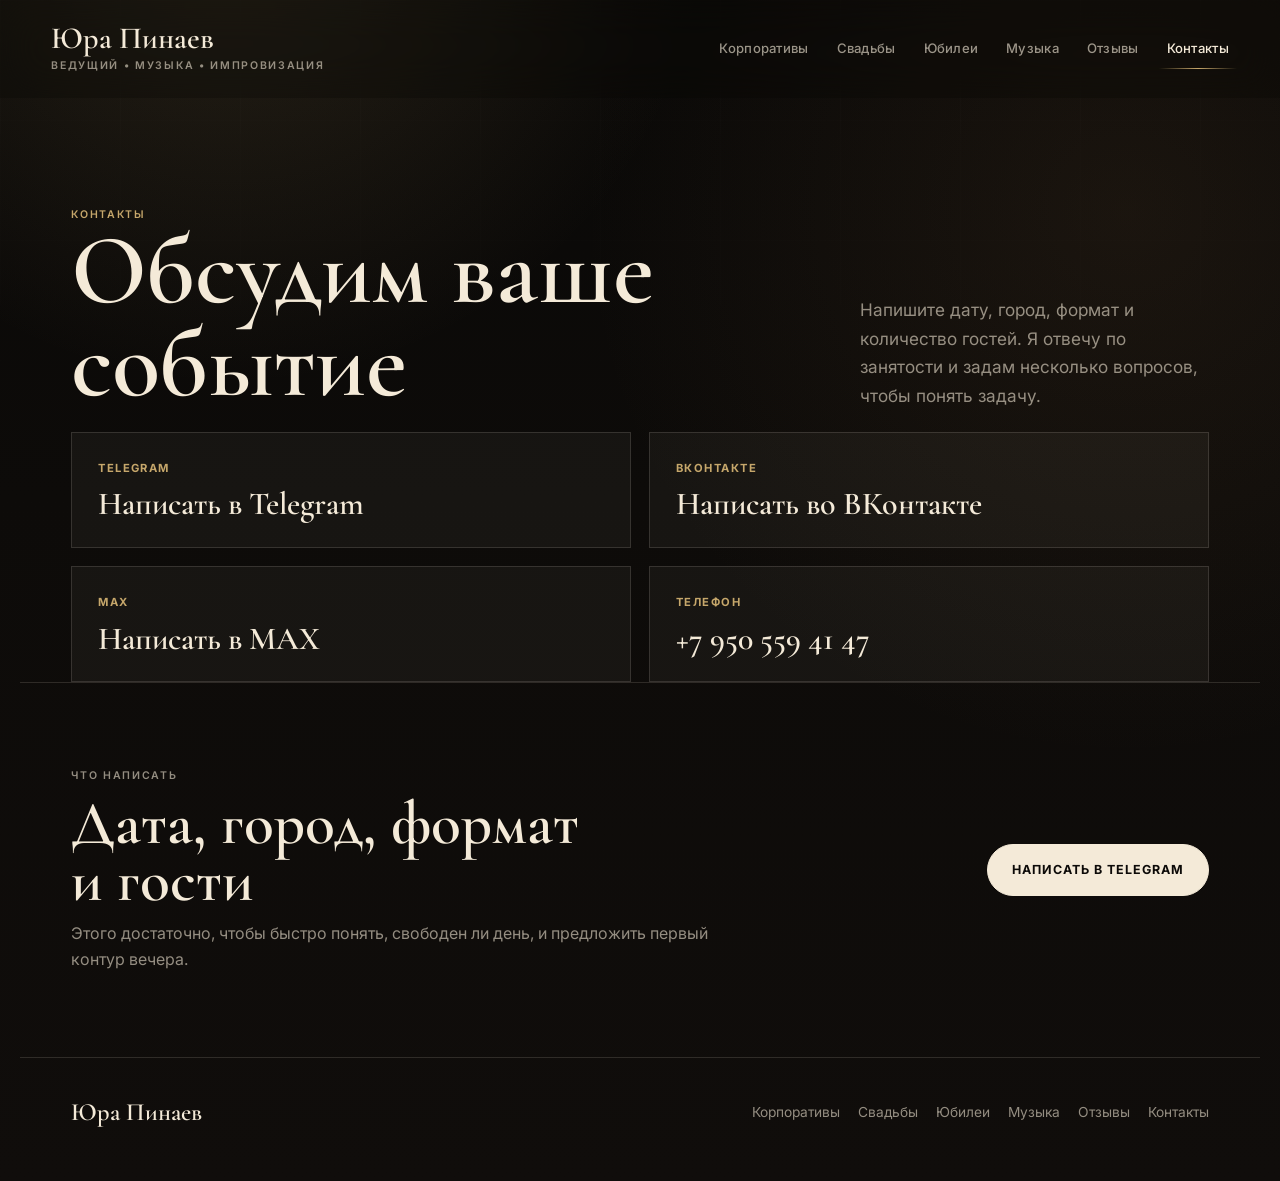
<file: contacts.html>
<!doctype html>
<html lang="ru">
<head>
  <meta charset="utf-8">
  <meta name="viewport" content="width=device-width, initial-scale=1">
  <title>Контакты Юры Пинаева</title>
  <meta name="description" content="Связаться с Юрой Пинаевым напрямую: Telegram, ВКонтакте, MAX и телефон для обсуждения события.">
  <link rel="canonical" href="https://yurapinaev.ru/contacts.html">
  <meta property="og:type" content="website">
  <meta property="og:site_name" content="Юра Пинаев">
  <meta property="og:locale" content="ru_RU">
  <meta property="og:title" content="Контакты Юры Пинаева">
  <meta property="og:description" content="Связаться с Юрой Пинаевым напрямую: Telegram, ВКонтакте, MAX и телефон для обсуждения события.">
  <meta property="og:url" content="https://yurapinaev.ru/contacts.html">
  <meta property="og:image" content="https://yurapinaev.ru/assets/images/social-preview.jpg">
  <meta property="og:image:width" content="1200">
  <meta property="og:image:height" content="630">
  <meta property="og:image:alt" content="Юра Пинаев — ведущий с живой музыкой и импровизацией">
  <meta name="twitter:card" content="summary_large_image">
  <meta name="twitter:title" content="Контакты Юры Пинаева">
  <meta name="twitter:description" content="Связаться с Юрой Пинаевым напрямую: Telegram, ВКонтакте, MAX и телефон для обсуждения события.">
  <meta name="twitter:image" content="https://yurapinaev.ru/assets/images/social-preview.jpg">
  <link rel="icon" href="assets/icons/favicon.svg" type="image/svg+xml">
  <link rel="icon" href="assets/icons/favicon-32.png" sizes="32x32">
  <link rel="apple-touch-icon" href="assets/icons/apple-touch-icon.png">
  <link rel="preconnect" href="https://fonts.googleapis.com">
  <link rel="preconnect" href="https://fonts.gstatic.com" crossorigin>
  <link href="https://fonts.googleapis.com/css2?family=Cormorant+Garamond:wght@500;600;700&family=Inter:wght@400;500;600&display=swap" rel="stylesheet">
  <link rel="stylesheet" href="assets/css/style.css?v=20260802-3">
</head>
<body>
  <header class="site-header" data-header>
    <a class="brand" href="index.html" aria-label="Юра Пинаев, на главную"><span class="brand__name">Юра Пинаев</span><span class="brand__caption">ведущий • музыка • импровизация</span></a>
    <button class="nav-toggle" type="button" aria-label="Открыть разделы сайта" aria-expanded="false" data-nav-toggle>
      <span class="nav-toggle__label">Разделы</span>
      <span class="nav-toggle__icon" aria-hidden="true"><span></span><span></span></span>
    </button>
    <nav class="site-nav" aria-label="Основная навигация" data-nav>
      <a class="site-nav__home" href="index.html">Главная</a>
      <a href="korporativy.html">Корпоративы</a><a href="svadby.html">Свадьбы</a><a href="yubilei.html">Юбилеи</a><a href="muzyka.html">Музыка</a><a href="otzyvy.html">Отзывы</a><a href="contacts.html" aria-current="page">Контакты</a>
      <a class="button site-nav__cta" href="https://t.me/yuripinaev" target="_blank" rel="noopener">Проверить дату</a>
    </nav>
  </header>
  <main>
    <section class="page-hero contacts-hero section-reveal">
      <div><p class="eyebrow">Контакты</p><h1>Обсудим ваше событие</h1></div>
      <p>Напишите дату, город, формат и количество гостей. Я отвечу по занятости и задам несколько вопросов, чтобы понять задачу.</p>
    </section>

    <section class="contact-list section-reveal" aria-label="Контакты">
      <a class="contact-placeholder" href="https://t.me/yuripinaev" target="_blank" rel="noopener">
        <span>Telegram</span>
        <strong>Написать в Telegram</strong>
      </a>
      <a class="contact-placeholder" href="https://vk.com/piano.love" target="_blank" rel="noopener">
        <span>ВКонтакте</span>
        <strong>Написать во ВКонтакте</strong>
      </a>
      <a class="contact-placeholder" href="https://max.ru/u/f9LHodD0cOJNvlJfFO00weBYExYlpw23AFtL5WjubiSNPG3bE0P1iaYRkW0" target="_blank" rel="noopener">
        <span>MAX</span>
        <strong>Написать в MAX</strong>
      </a>
      <a class="contact-placeholder" href="tel:+79505594147">
        <span>Телефон</span>
        <strong>+7 950 559 41 47</strong>
      </a>
    </section>

    <section class="cta-band section-reveal">
      <div class="cta-band__copy">
        <p class="eyebrow">Что написать</p>
        <h2>Дата, город, формат и гости</h2>
        <p>Этого достаточно, чтобы быстро понять, свободен ли день, и предложить первый контур вечера.</p>
      </div>
      <a class="button" href="https://t.me/yuripinaev" target="_blank" rel="noopener">Написать в Telegram</a>
    </section>
  </main>
  <footer class="site-footer">
    <p>Юра Пинаев</p>
    <nav aria-label="Навигация в подвале">
      <a href="korporativy.html">Корпоративы</a>
      <a href="svadby.html">Свадьбы</a>
      <a href="yubilei.html">Юбилеи</a>
      <a href="muzyka.html">Музыка</a>
      <a href="otzyvy.html">Отзывы</a>
      <a href="contacts.html">Контакты</a>
    </nav>
  </footer>
  <script src="assets/js/main.js?v=20260802-2"></script>
</body>
</html>
</file>
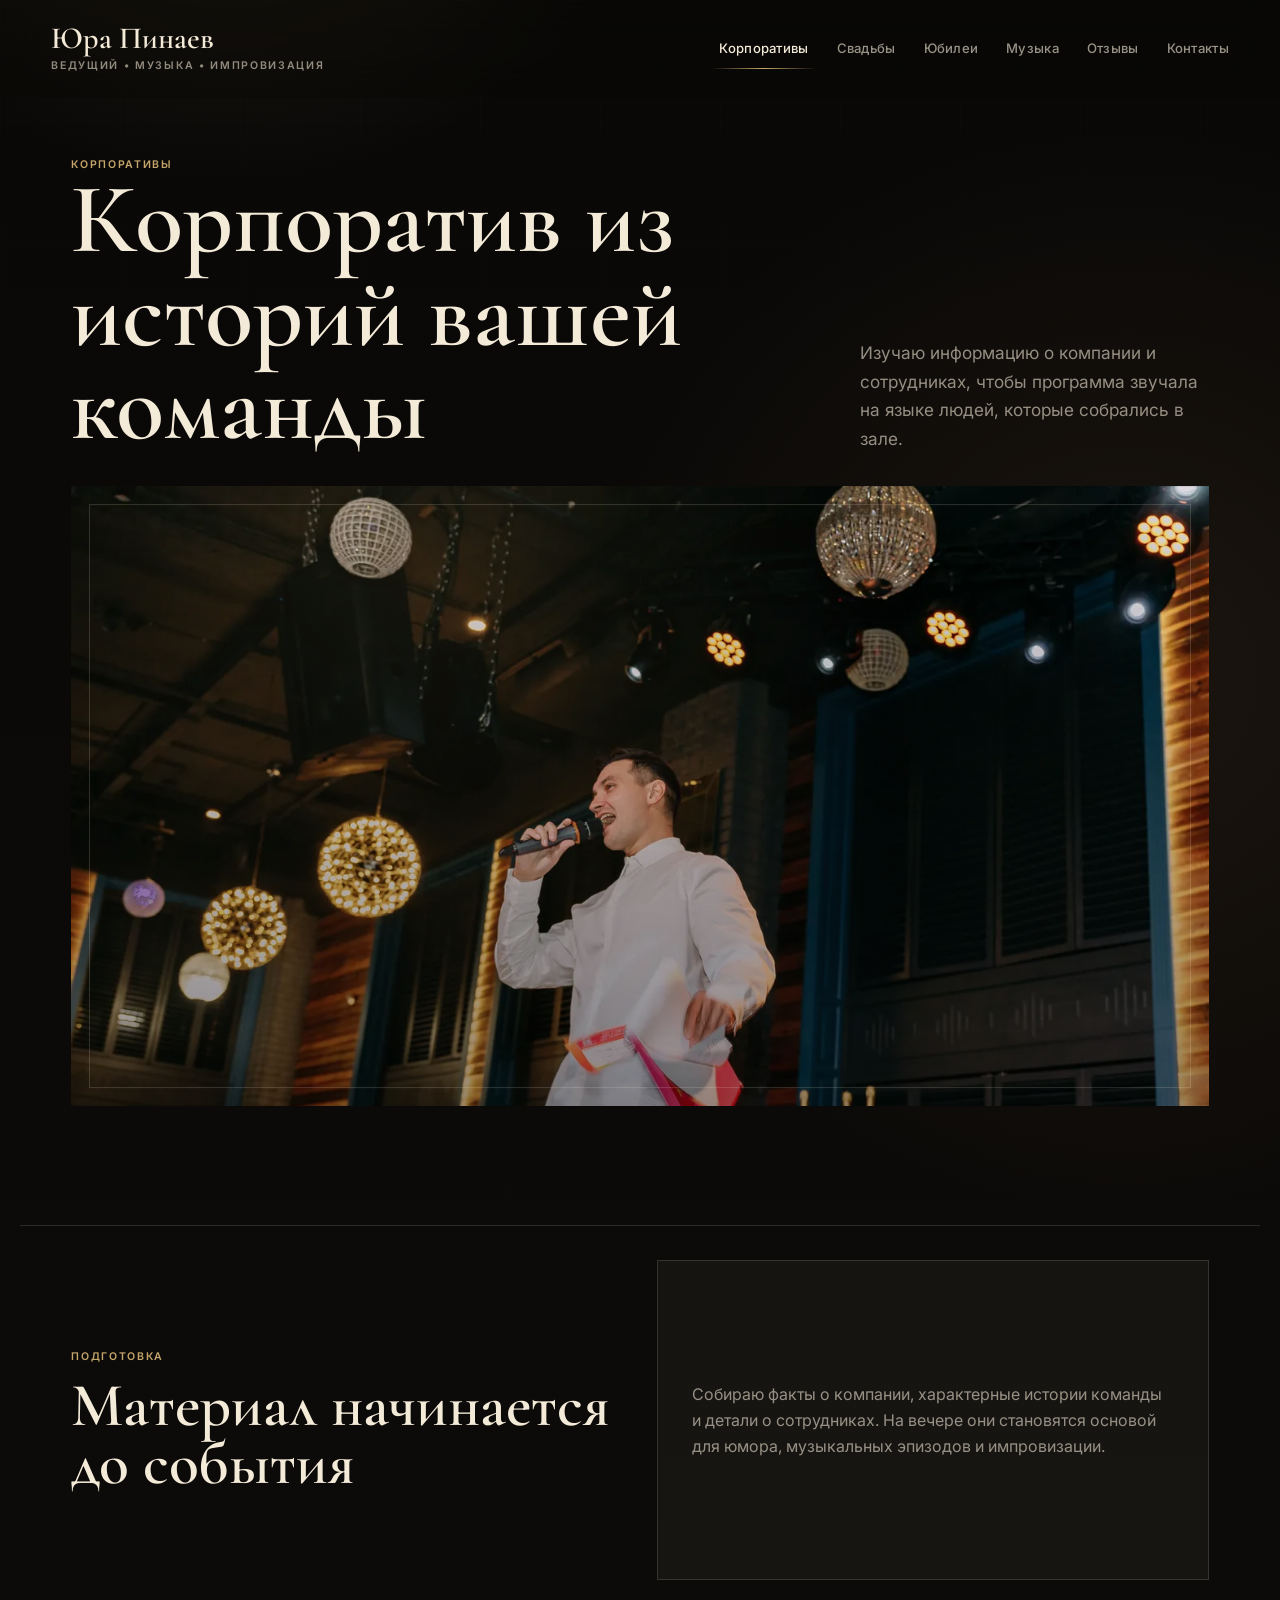
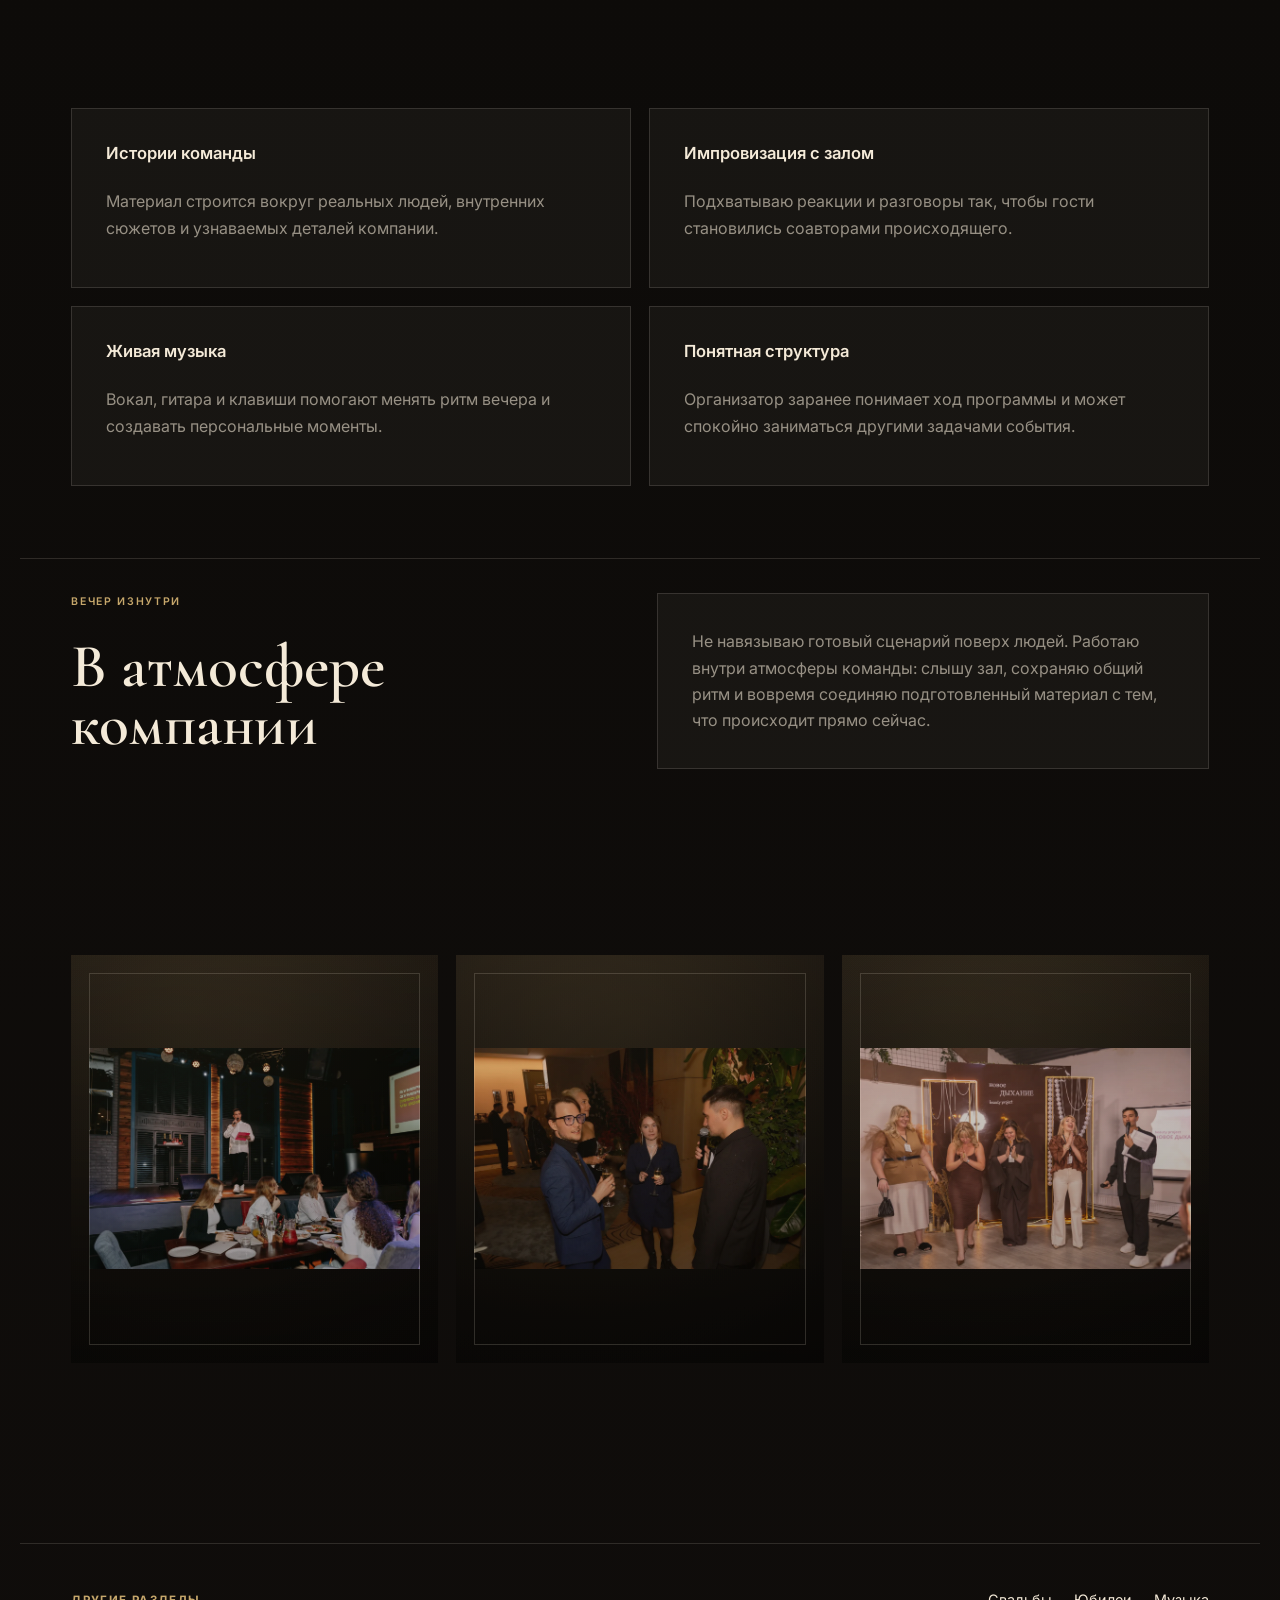
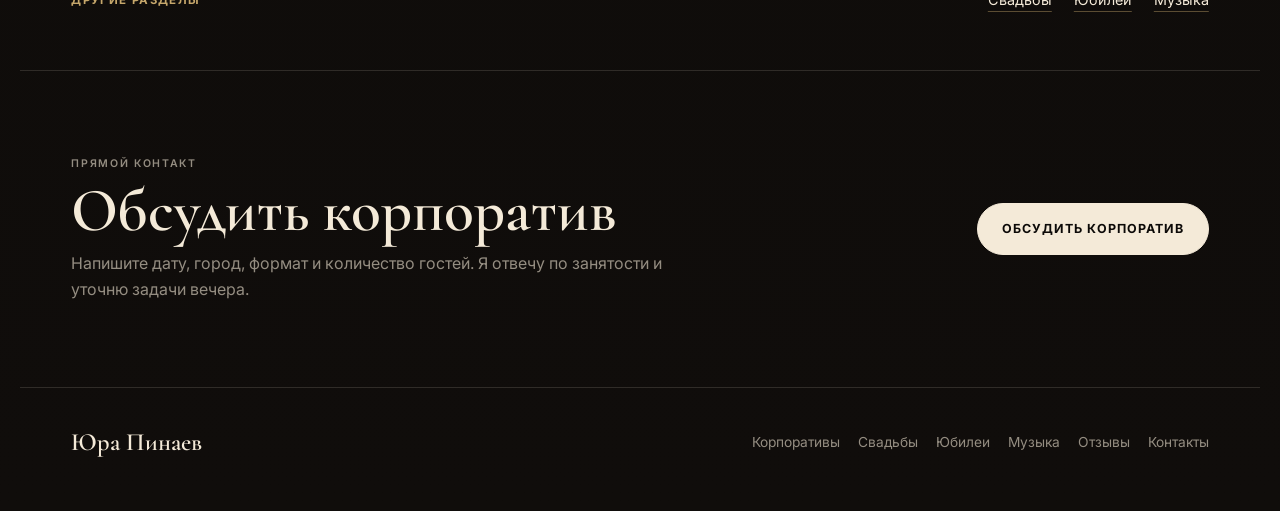
<file: korporativy.html>
<!doctype html>
<html lang="ru">
<head>
  <meta charset="utf-8">
  <meta name="viewport" content="width=device-width, initial-scale=1">
  <title>Корпоративы | Юра Пинаев</title>
  <meta name="description" content="Корпоративы с Юрой Пинаевым: программа из историй команды, импровизация с залом, музыка и понятная структура вечера.">
  <link rel="canonical" href="https://yurapinaev.ru/korporativy.html">
  <meta property="og:type" content="website">
  <meta property="og:site_name" content="Юра Пинаев">
  <meta property="og:locale" content="ru_RU">
  <meta property="og:title" content="Корпоративы | Юра Пинаев">
  <meta property="og:description" content="Корпоративы с Юрой Пинаевым: программа из историй команды, импровизация с залом, музыка и понятная структура вечера.">
  <meta property="og:url" content="https://yurapinaev.ru/korporativy.html">
  <meta property="og:image" content="https://yurapinaev.ru/assets/images/social-preview.jpg">
  <meta property="og:image:width" content="1200">
  <meta property="og:image:height" content="630">
  <meta property="og:image:alt" content="Юра Пинаев — ведущий с живой музыкой и импровизацией">
  <meta name="twitter:card" content="summary_large_image">
  <meta name="twitter:title" content="Корпоративы | Юра Пинаев">
  <meta name="twitter:description" content="Корпоративы с Юрой Пинаевым: программа из историй команды, импровизация с залом, музыка и понятная структура вечера.">
  <meta name="twitter:image" content="https://yurapinaev.ru/assets/images/social-preview.jpg">
  <link rel="icon" href="assets/icons/favicon.svg" type="image/svg+xml">
  <link rel="icon" href="assets/icons/favicon-32.png" sizes="32x32">
  <link rel="apple-touch-icon" href="assets/icons/apple-touch-icon.png">
  <link rel="preconnect" href="https://fonts.googleapis.com">
  <link rel="preconnect" href="https://fonts.gstatic.com" crossorigin>
  <link href="https://fonts.googleapis.com/css2?family=Cormorant+Garamond:wght@500;600;700&family=Inter:wght@400;500;600&display=swap" rel="stylesheet">
  <link rel="stylesheet" href="assets/css/style.css?v=20260802-3">
</head>
<body>
  <header class="site-header" data-header>
    <a class="brand" href="index.html" aria-label="Юра Пинаев, на главную">
      <span class="brand__name">Юра Пинаев</span>
      <span class="brand__caption">ведущий • музыка • импровизация</span>
    </a>
    <button class="nav-toggle" type="button" aria-label="Открыть разделы сайта" aria-expanded="false" data-nav-toggle>
      <span class="nav-toggle__label">Разделы</span>
      <span class="nav-toggle__icon" aria-hidden="true"><span></span><span></span></span>
    </button>
    <nav class="site-nav" aria-label="Основная навигация" data-nav>
      <a class="site-nav__home" href="index.html">Главная</a>
      <a href="korporativy.html" aria-current="page">Корпоративы</a>
      <a href="svadby.html">Свадьбы</a>
      <a href="yubilei.html">Юбилеи</a>
      <a href="muzyka.html">Музыка</a>
      <a href="otzyvy.html">Отзывы</a>
      <a href="contacts.html">Контакты</a>
      <a class="button site-nav__cta" href="https://t.me/yuripinaev" target="_blank" rel="noopener">Проверить дату</a>
    </nav>
  </header>

  <main>
    <section class="page-hero section-reveal">
      <div>
        <p class="eyebrow">Корпоративы</p>
        <h1>Корпоратив из историй вашей команды</h1>
      </div>
      <p>Изучаю информацию о компании и сотрудниках, чтобы программа звучала на языке людей, которые собрались в зале.</p>
    </section>

    <section class="wide-media section-reveal">
      <div class="media-placeholder media-placeholder--wide">
        <img class="media-image" src="assets/images/optimized/corporate/IMG_5465 копия 2.webp" alt="Корпоративное мероприятие с Юрой Пинаевым" loading="eager" width="1400" height="933" decoding="async">
      </div>
    </section>

    <section class="content-band content-band--balanced section-reveal">
      <div class="section-heading">
        <p class="eyebrow">Подготовка</p>
        <h2>Материал начинается до события</h2>
      </div>
      <div class="text-panel">
        <p>Собираю факты о компании, характерные истории команды и детали о сотрудниках. На вечере они становятся основой для юмора, музыкальных эпизодов и импровизации.</p>
      </div>
    </section>

    <section class="feature-grid feature-grid--balanced feature-grid--spaced section-reveal" aria-label="Что входит в корпоратив">
      <article class="feature-card">
        <h3>Истории команды</h3>
        <p>Материал строится вокруг реальных людей, внутренних сюжетов и узнаваемых деталей компании.</p>
      </article>
      <article class="feature-card">
        <h3>Импровизация с залом</h3>
        <p>Подхватываю реакции и разговоры так, чтобы гости становились соавторами происходящего.</p>
      </article>
      <article class="feature-card">
        <h3>Живая музыка</h3>
        <p>Вокал, гитара и клавиши помогают менять ритм вечера и создавать персональные моменты.</p>
      </article>
      <article class="feature-card">
        <h3>Понятная структура</h3>
        <p>Организатор заранее понимает ход программы и может спокойно заниматься другими задачами события.</p>
      </article>
    </section>

    <section class="content-band section-reveal">
      <div class="section-heading">
        <p class="eyebrow">Вечер изнутри</p>
        <h2>В атмосфере компании</h2>
      </div>
      <div class="text-panel">
        <p>Не навязываю готовый сценарий поверх людей. Работаю внутри атмосферы команды: слышу зал, сохраняю общий ритм и вовремя соединяю подготовленный материал с тем, что происходит прямо сейчас.</p>
      </div>
    </section>

    <section class="gallery-grid gallery-grid--spaced section-reveal" aria-label="Фото корпоративов">
      <div class="media-placeholder"><img class="media-image" src="assets/images/optimized/corporate/IMG_4979 копия 2.webp" alt="Живая атмосфера корпоратива" loading="lazy" width="1400" height="933" decoding="async"></div>
      <div class="media-placeholder"><img class="media-image" src="assets/images/optimized/corporate/DSCF3690_resized.webp" alt="Сценический момент на корпоративе" loading="lazy" width="1400" height="934" decoding="async"></div>
      <div class="media-placeholder"><img class="media-image" src="assets/images/optimized/corporate/9W2A8348.webp" alt="Гости на корпоративном событии" loading="lazy" width="1400" height="933" decoding="async"></div>
    </section>

    <nav class="related-sections section-reveal" aria-label="Другие разделы">
      <p>Другие разделы</p>
      <div>
        <a href="svadby.html">Свадьбы</a>
        <a href="yubilei.html">Юбилеи</a>
        <a href="muzyka.html">Музыка</a>
      </div>
    </nav>

    <section class="cta-band section-reveal">
      <div class="cta-band__copy">
        <p class="eyebrow">Прямой контакт</p>
        <h2>Обсудить корпоратив</h2>
        <p>Напишите дату, город, формат и количество гостей. Я отвечу по занятости и уточню задачи вечера.</p>
      </div>
      <a class="button" href="https://t.me/yuripinaev" target="_blank" rel="noopener">Обсудить корпоратив</a>
    </section>
  </main>

  <footer class="site-footer">
    <p>Юра Пинаев</p>
    <nav aria-label="Навигация в подвале">
      <a href="korporativy.html">Корпоративы</a>
      <a href="svadby.html">Свадьбы</a>
      <a href="yubilei.html">Юбилеи</a>
      <a href="muzyka.html">Музыка</a>
      <a href="otzyvy.html">Отзывы</a>
      <a href="contacts.html">Контакты</a>
    </nav>
  </footer>
  <script src="assets/js/main.js?v=20260802-2"></script>
</body>
</html>
</file>
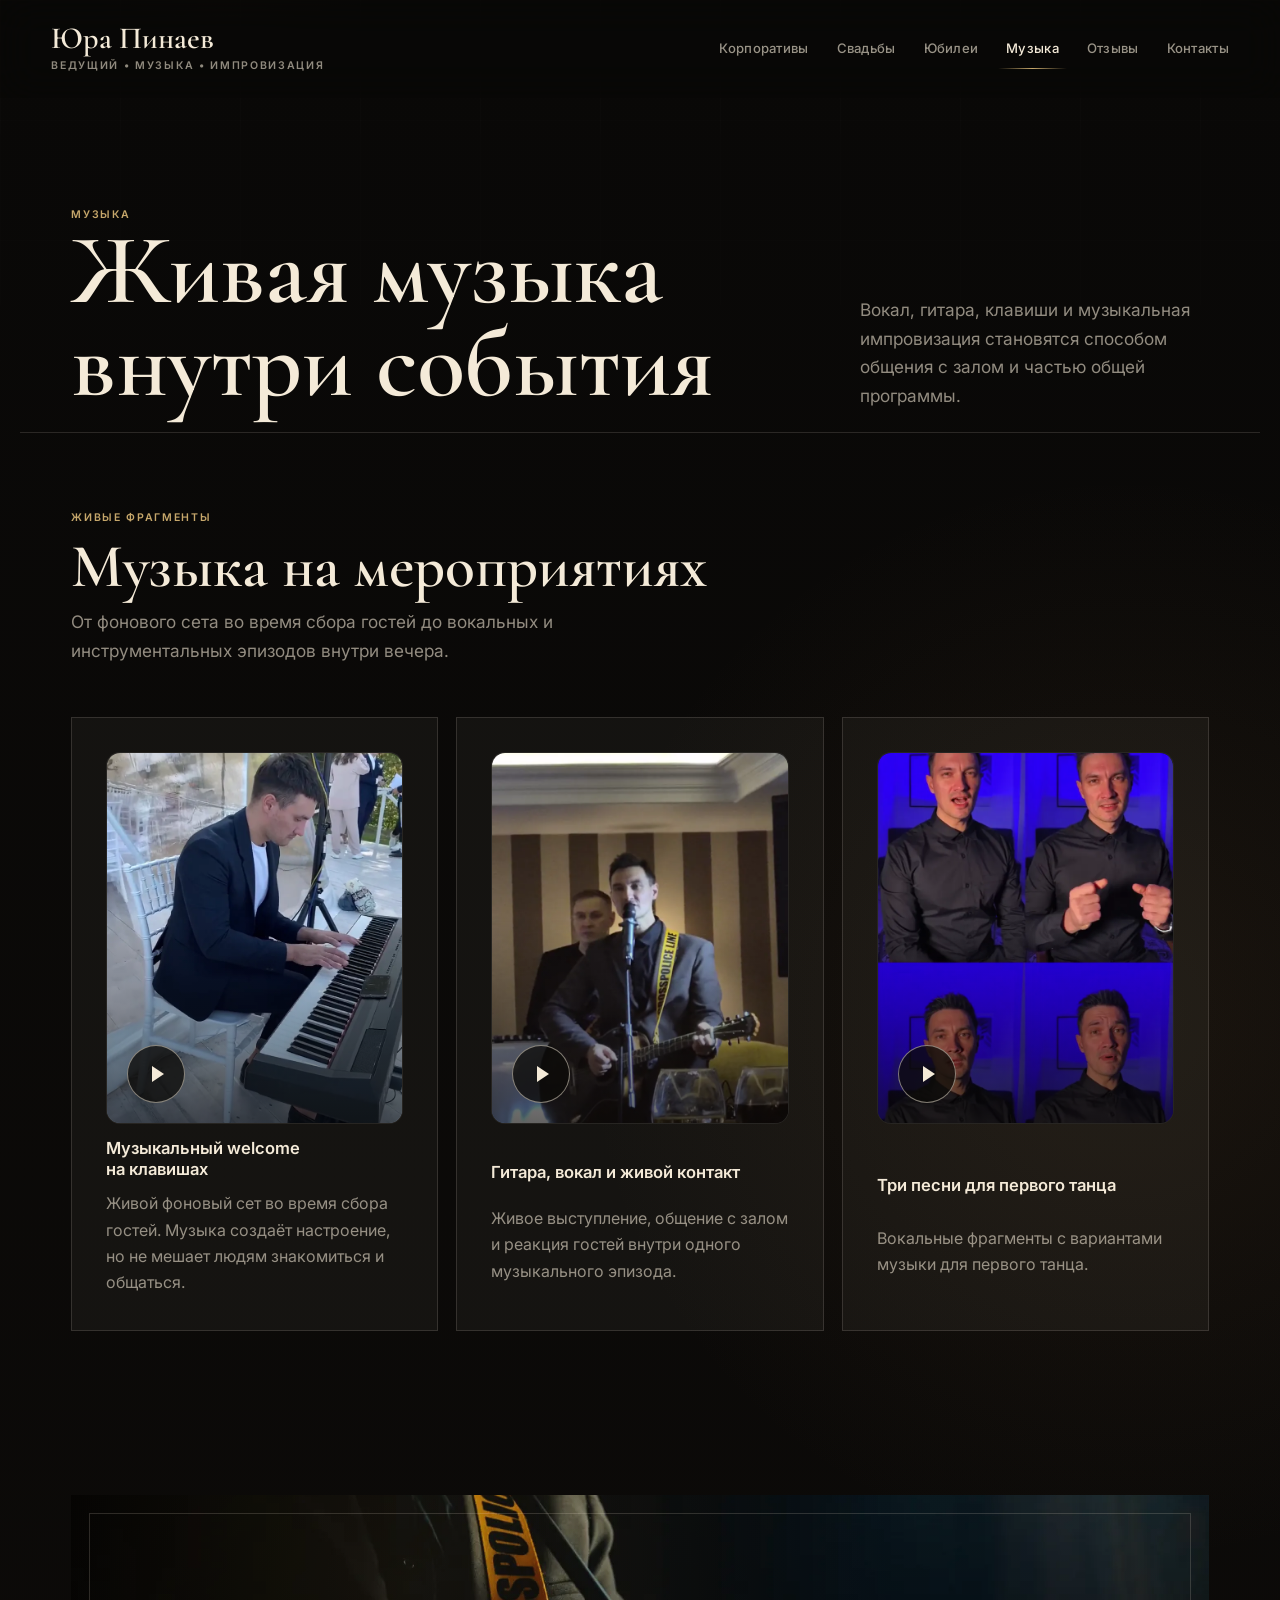
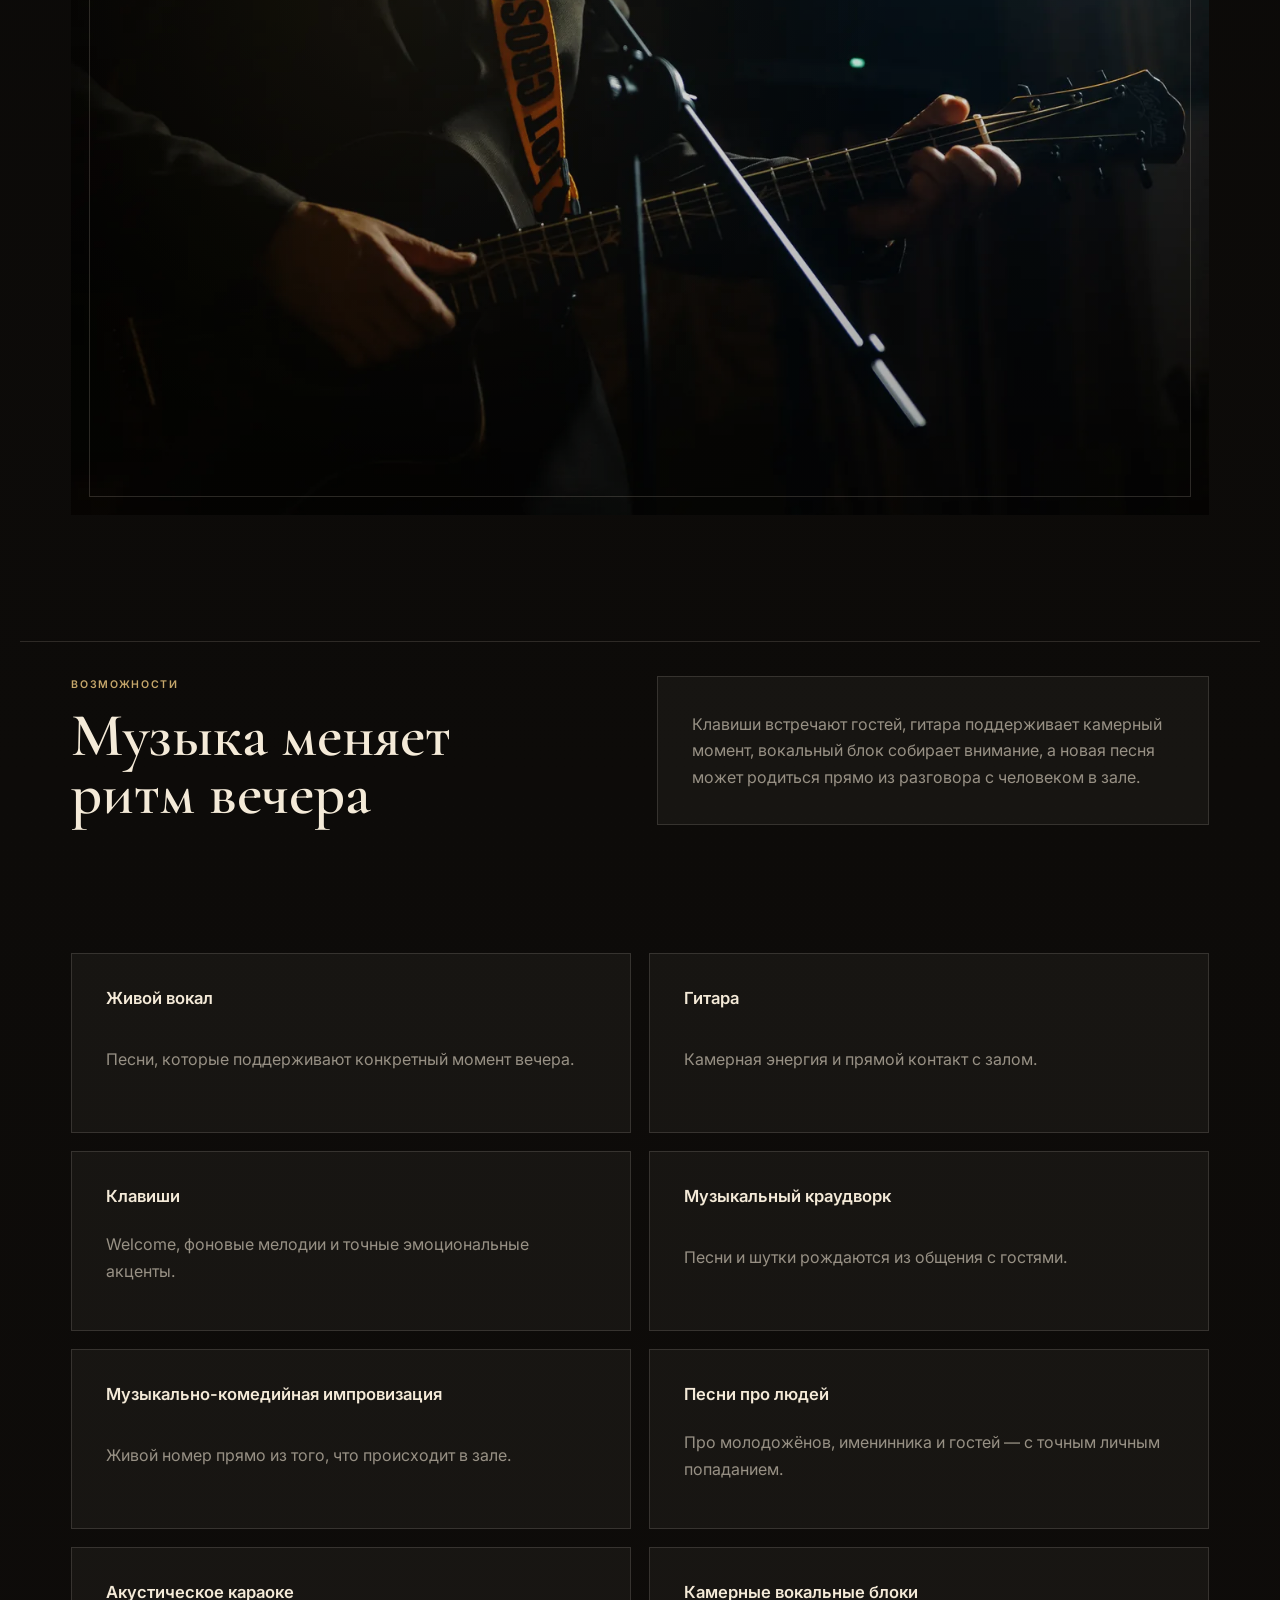
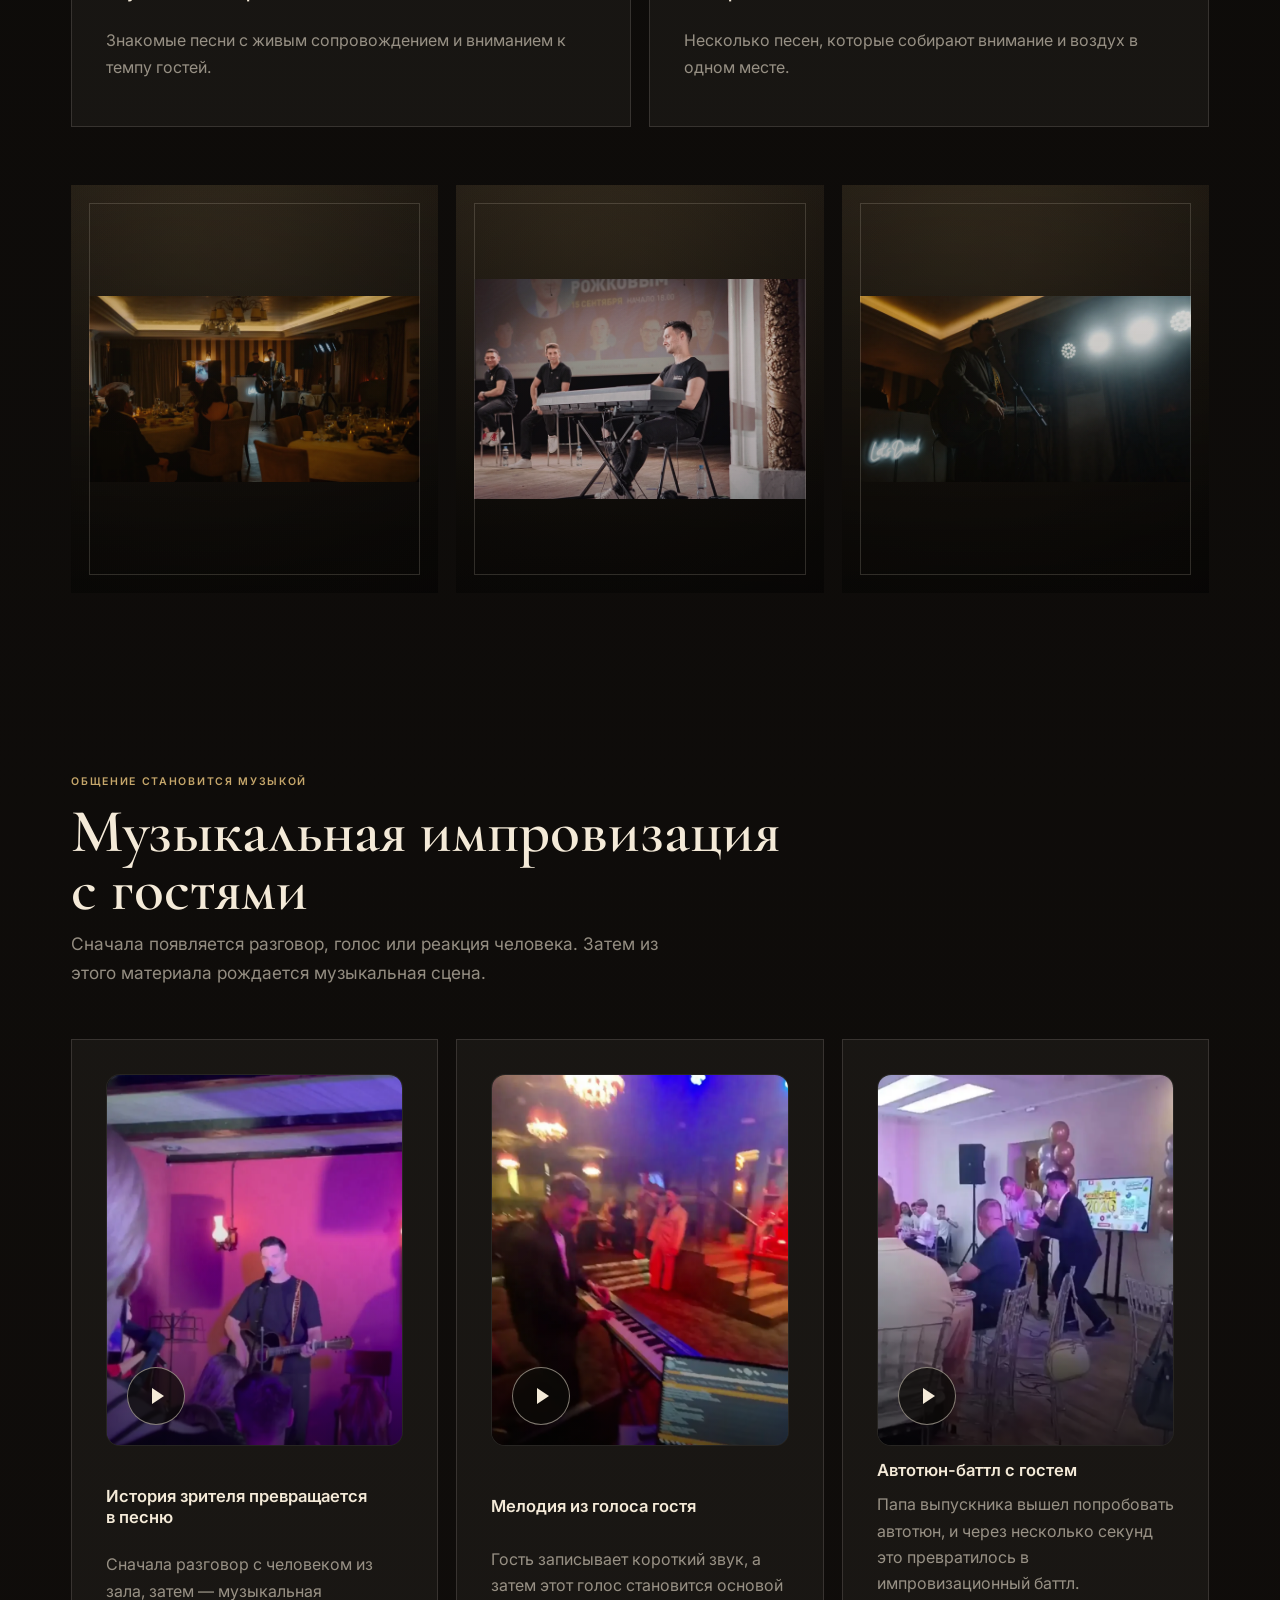
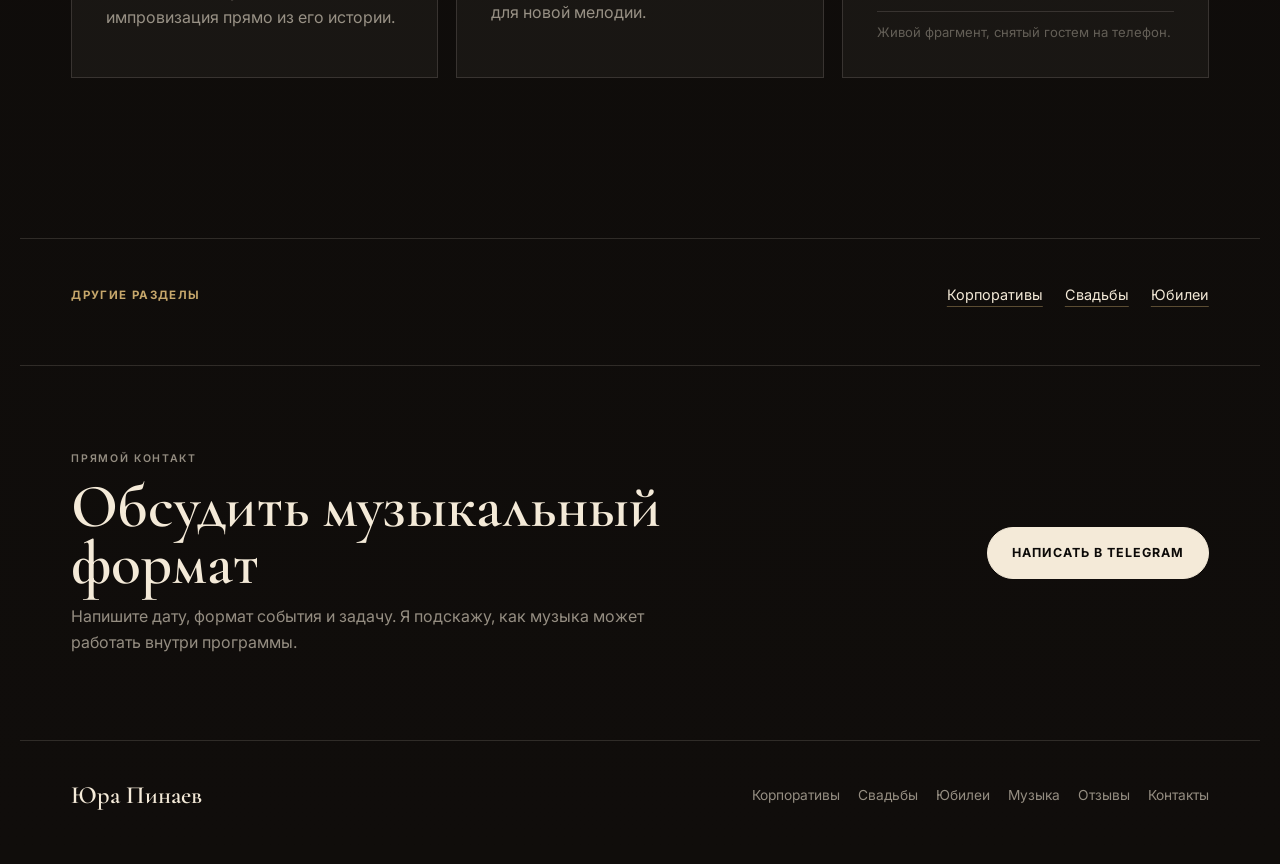
<file: muzyka.html>
<!doctype html>
<html lang="ru">
<head>
  <meta charset="utf-8">
  <meta name="viewport" content="width=device-width, initial-scale=1">
  <title>Живая музыка и импровизация | Юра Пинаев</title>
  <meta name="description" content="Живая музыка на мероприятиях: вокал, гитара, клавиши, музыкальный welcome и импровизация с гостями.">
  <link rel="canonical" href="https://yurapinaev.ru/muzyka.html">
  <meta property="og:type" content="website">
  <meta property="og:site_name" content="Юра Пинаев">
  <meta property="og:locale" content="ru_RU">
  <meta property="og:title" content="Живая музыка и импровизация | Юра Пинаев">
  <meta property="og:description" content="Живая музыка на мероприятиях: вокал, гитара, клавиши, музыкальный welcome и импровизация с гостями.">
  <meta property="og:url" content="https://yurapinaev.ru/muzyka.html">
  <meta property="og:image" content="https://yurapinaev.ru/assets/images/social-preview.jpg">
  <meta property="og:image:width" content="1200">
  <meta property="og:image:height" content="630">
  <meta property="og:image:alt" content="Юра Пинаев — ведущий с живой музыкой и импровизацией">
  <meta name="twitter:card" content="summary_large_image">
  <meta name="twitter:title" content="Живая музыка и импровизация | Юра Пинаев">
  <meta name="twitter:description" content="Живая музыка на мероприятиях: вокал, гитара, клавиши, музыкальный welcome и импровизация с гостями.">
  <meta name="twitter:image" content="https://yurapinaev.ru/assets/images/social-preview.jpg">
  <link rel="icon" href="assets/icons/favicon.svg" type="image/svg+xml">
  <link rel="icon" href="assets/icons/favicon-32.png" sizes="32x32">
  <link rel="apple-touch-icon" href="assets/icons/apple-touch-icon.png">
  <link rel="preconnect" href="https://fonts.googleapis.com">
  <link rel="preconnect" href="https://fonts.gstatic.com" crossorigin>
  <link href="https://fonts.googleapis.com/css2?family=Cormorant+Garamond:wght@500;600;700&family=Inter:wght@400;500;600&display=swap" rel="stylesheet">
  <link rel="stylesheet" href="assets/css/style.css?v=20260802-3">
</head>
<body>
  <header class="site-header" data-header>
    <a class="brand" href="index.html" aria-label="Юра Пинаев, на главную"><span class="brand__name">Юра Пинаев</span><span class="brand__caption">ведущий • музыка • импровизация</span></a>
    <button class="nav-toggle" type="button" aria-label="Открыть разделы сайта" aria-expanded="false" data-nav-toggle>
      <span class="nav-toggle__label">Разделы</span>
      <span class="nav-toggle__icon" aria-hidden="true"><span></span><span></span></span>
    </button>
    <nav class="site-nav" aria-label="Основная навигация" data-nav>
      <a class="site-nav__home" href="index.html">Главная</a>
      <a href="korporativy.html">Корпоративы</a><a href="svadby.html">Свадьбы</a><a href="yubilei.html">Юбилеи</a><a href="muzyka.html" aria-current="page">Музыка</a><a href="otzyvy.html">Отзывы</a><a href="contacts.html">Контакты</a>
      <a class="button site-nav__cta" href="https://t.me/yuripinaev" target="_blank" rel="noopener">Проверить дату</a>
    </nav>
  </header>
  <main>
    <section class="page-hero section-reveal">
      <div><p class="eyebrow">Музыка</p><h1>Живая музыка внутри события</h1></div>
      <p>Вокал, гитара, клавиши и музыкальная импровизация становятся способом общения с залом и частью общей программы.</p>
    </section>

    <section class="video-section video-section--early section-reveal" id="live-video">
      <div class="section-heading">
        <p class="eyebrow">Живые фрагменты</p>
        <h2>Музыка на мероприятиях</h2>
        <p>От фонового сета во время сбора гостей до вокальных и инструментальных эпизодов внутри вечера.</p>
      </div>
      <div class="video-grid video-grid--featured">
        <article class="video-card">
          <button class="video-trigger" type="button" data-video-src="assets/video/piano-welcome-web.mp4" aria-label="Воспроизвести видео «Музыкальный welcome на клавишах»">
            <img src="assets/images/optimized/video/piano-welcome.webp" alt="" width="720" height="1280" loading="lazy" decoding="async">
            <span class="video-trigger__shade" aria-hidden="true"></span>
            <span class="video-trigger__play" aria-hidden="true"></span>
          </button>
          <div class="video-card__copy">
            <h3>Музыкальный welcome на клавишах</h3>
            <p>Живой фоновый сет во время сбора гостей. Музыка создаёт настроение, но не мешает людям знакомиться и общаться.</p>
          </div>
        </article>
        <article class="video-card">
          <button class="video-trigger" type="button" data-video-src="assets/video/VID_20260304_124145_523.mp4" aria-label="Воспроизвести видео «Гитара, вокал и живой контакт»">
            <img src="assets/images/optimized/video/live-performance.webp" alt="" width="720" height="1280" loading="lazy" decoding="async">
            <span class="video-trigger__shade" aria-hidden="true"></span>
            <span class="video-trigger__play" aria-hidden="true"></span>
          </button>
          <div class="video-card__copy">
            <h3>Гитара, вокал и живой контакт</h3>
            <p>Живое выступление, общение с залом и реакция гостей внутри одного музыкального эпизода.</p>
          </div>
        </article>
        <article class="video-card">
          <button class="video-trigger" type="button" data-video-src="assets/video/0502.mp4" aria-label="Воспроизвести видео «Три песни для первого танца»">
            <img src="assets/images/optimized/video/music-3.webp" alt="" width="720" height="1280" loading="lazy" decoding="async">
            <span class="video-trigger__shade" aria-hidden="true"></span>
            <span class="video-trigger__play" aria-hidden="true"></span>
          </button>
          <div class="video-card__copy">
            <h3>Три песни для первого танца</h3>
            <p>Вокальные фрагменты с вариантами музыки для первого танца.</p>
          </div>
        </article>
      </div>
    </section>

    <section class="wide-media section-reveal">
      <div class="media-placeholder media-placeholder--wide">
        <img class="media-image" src="assets/images/optimized/music/photo-523.webp" alt="Юра Пинаев во время музыкального выступления" loading="eager" width="1400" height="788" decoding="async">
      </div>
    </section>

    <section class="content-band section-reveal">
      <div class="section-heading">
        <p class="eyebrow">Возможности</p>
        <h2>Музыка меняет ритм вечера</h2>
      </div>
      <div class="text-panel">
        <p>Клавиши встречают гостей, гитара поддерживает камерный момент, вокальный блок собирает внимание, а новая песня может родиться прямо из разговора с человеком в зале.</p>
      </div>
    </section>

    <section class="feature-grid feature-grid--music section-reveal" aria-label="Музыкальные форматы">
      <article class="feature-card"><h3>Живой вокал</h3><p>Песни, которые поддерживают конкретный момент вечера.</p></article>
      <article class="feature-card"><h3>Гитара</h3><p>Камерная энергия и прямой контакт с залом.</p></article>
      <article class="feature-card"><h3>Клавиши</h3><p>Welcome, фоновые мелодии и точные эмоциональные акценты.</p></article>
      <article class="feature-card"><h3>Музыкальный краудворк</h3><p>Песни и шутки рождаются из общения с гостями.</p></article>
      <article class="feature-card"><h3>Музыкально-комедийная импровизация</h3><p>Живой номер прямо из того, что происходит в зале.</p></article>
      <article class="feature-card"><h3>Песни про людей</h3><p>Про молодожёнов, именинника и гостей — с точным личным попаданием.</p></article>
      <article class="feature-card"><h3>Акустическое караоке</h3><p>Знакомые песни с живым сопровождением и вниманием к темпу гостей.</p></article>
      <article class="feature-card"><h3>Камерные вокальные блоки</h3><p>Несколько песен, которые собирают внимание и воздух в одном месте.</p></article>
    </section>

    <section class="gallery-grid gallery-grid--spaced section-reveal" aria-label="Музыкальные фото">
      <div class="media-placeholder"><img class="media-image" src="assets/images/optimized/music/photo-524.webp" alt="Живой вокал на мероприятии" loading="lazy" width="1400" height="788" decoding="async"></div>
      <div class="media-placeholder"><img class="media-image" src="assets/images/optimized/music/rCGeIVqq-V0.webp" alt="Сценический образ Юры Пинаева" loading="lazy" width="1400" height="933" decoding="async"></div>
      <div class="media-placeholder"><img class="media-image" src="assets/images/optimized/music/yura-pinaev-music.webp" alt="Кинематографичная музыкальная атмосфера" loading="lazy" width="1400" height="788" decoding="async"></div>
    </section>

    <section class="video-section section-reveal">
      <div class="section-heading">
        <p class="eyebrow">Общение становится музыкой</p>
        <h2>Музыкальная импровизация с гостями</h2>
        <p>Сначала появляется разговор, голос или реакция человека. Затем из этого материала рождается музыкальная сцена.</p>
      </div>
      <div class="video-grid video-grid--featured">
        <article class="video-card">
          <button class="video-trigger" type="button" data-video-src="assets/video/chiki-musical-crowdwork.mp4" aria-label="Воспроизвести видео «История зрителя превращается в песню»">
            <img src="assets/images/optimized/video/chiki-musical-crowdwork.webp" alt="" width="720" height="1280" loading="lazy" decoding="async">
            <span class="video-trigger__shade" aria-hidden="true"></span>
            <span class="video-trigger__play" aria-hidden="true"></span>
          </button>
          <div class="video-card__copy">
            <h3>История зрителя превращается в песню</h3>
            <p>Сначала разговор с человеком из зала, затем — музыкальная импровизация прямо из его истории.</p>
          </div>
        </article>
        <article class="video-card">
          <button class="video-trigger" type="button" data-video-src="assets/video/document_5413400350658952734.mp4" aria-label="Воспроизвести видео «Мелодия из голоса гостя»">
            <img src="assets/images/optimized/video/voice-melody.webp" alt="" width="720" height="1280" loading="lazy" decoding="async">
            <span class="video-trigger__shade" aria-hidden="true"></span>
            <span class="video-trigger__play" aria-hidden="true"></span>
          </button>
          <div class="video-card__copy">
            <h3>Мелодия из голоса гостя</h3>
            <p>Гость записывает короткий звук, а затем этот голос становится основой для новой мелодии.</p>
          </div>
        </article>
        <article class="video-card">
          <button class="video-trigger" type="button" data-video-src="assets/video/autotune-battle.mp4" aria-label="Воспроизвести видео «Автотюн-баттл с гостем»">
            <img src="assets/images/optimized/video/autotune-battle.webp" alt="" width="720" height="1280" loading="lazy" decoding="async">
            <span class="video-trigger__shade" aria-hidden="true"></span>
            <span class="video-trigger__play" aria-hidden="true"></span>
          </button>
          <div class="video-card__copy">
            <h3>Автотюн-баттл с гостем</h3>
            <p>Папа выпускника вышел попробовать автотюн, и через несколько секунд это превратилось в импровизационный баттл.</p>
            <p class="video-card__note">Живой фрагмент, снятый гостем на телефон.</p>
          </div>
        </article>
      </div>
    </section>

    <nav class="related-sections section-reveal" aria-label="Другие разделы">
      <p>Другие разделы</p>
      <div>
        <a href="korporativy.html">Корпоративы</a>
        <a href="svadby.html">Свадьбы</a>
        <a href="yubilei.html">Юбилеи</a>
      </div>
    </nav>

    <section class="cta-band section-reveal">
      <div class="cta-band__copy">
        <p class="eyebrow">Прямой контакт</p>
        <h2>Обсудить музыкальный формат</h2>
        <p>Напишите дату, формат события и задачу. Я подскажу, как музыка может работать внутри программы.</p>
      </div>
      <a class="button" href="https://t.me/yuripinaev" target="_blank" rel="noopener">Написать в Telegram</a>
    </section>
  </main>

  <div class="video-modal" role="dialog" aria-modal="true" aria-labelledby="video-modal-title" hidden data-video-modal>
    <div class="video-modal__panel" data-video-modal-panel>
      <h2 class="visually-hidden" id="video-modal-title">Просмотр видео</h2>
      <button class="video-modal__close" type="button" aria-label="Закрыть видео" data-video-modal-close></button>
      <video controls playsinline preload="none" data-video-modal-player></video>
    </div>
  </div>

  <footer class="site-footer">
    <p>Юра Пинаев</p>
    <nav aria-label="Навигация в подвале">
      <a href="korporativy.html">Корпоративы</a>
      <a href="svadby.html">Свадьбы</a>
      <a href="yubilei.html">Юбилеи</a>
      <a href="muzyka.html">Музыка</a>
      <a href="otzyvy.html">Отзывы</a>
      <a href="contacts.html">Контакты</a>
    </nav>
  </footer>
  <script src="assets/js/main.js?v=20260802-2"></script>
</body>
</html>
</file>
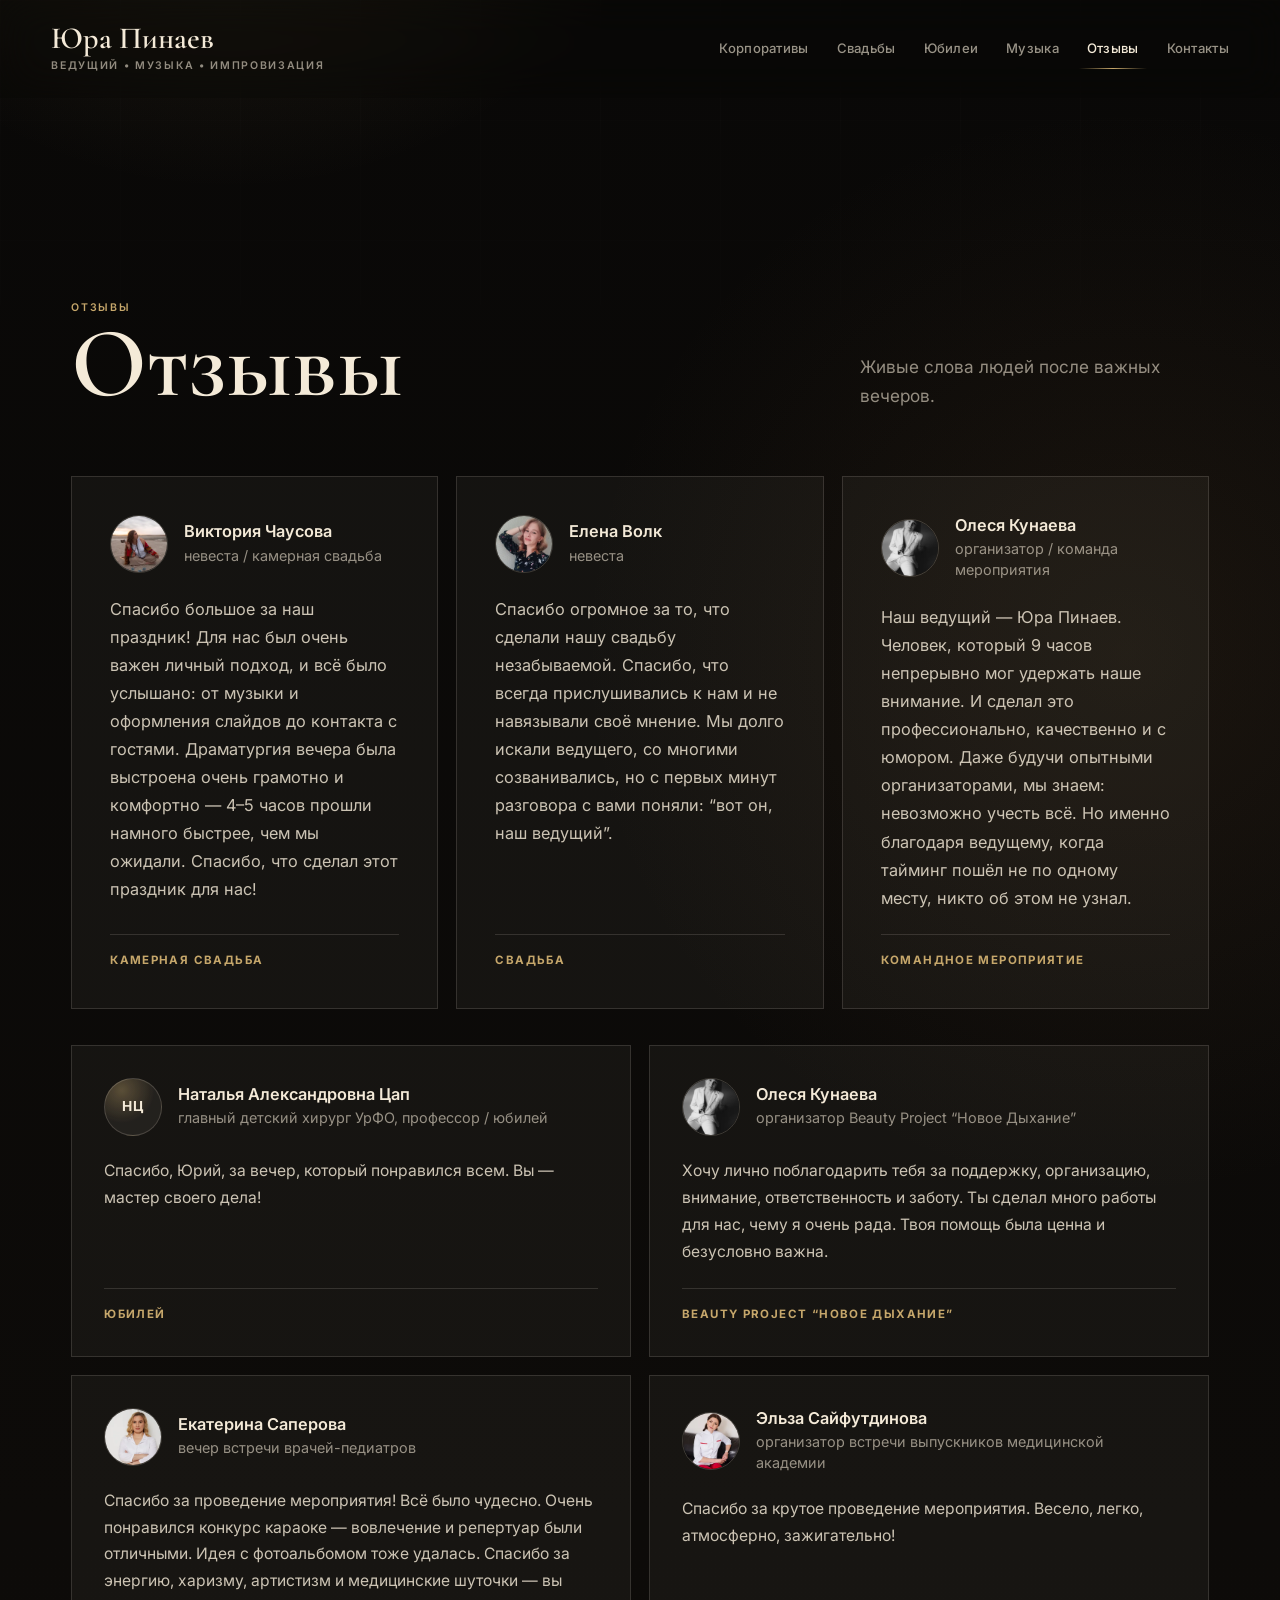
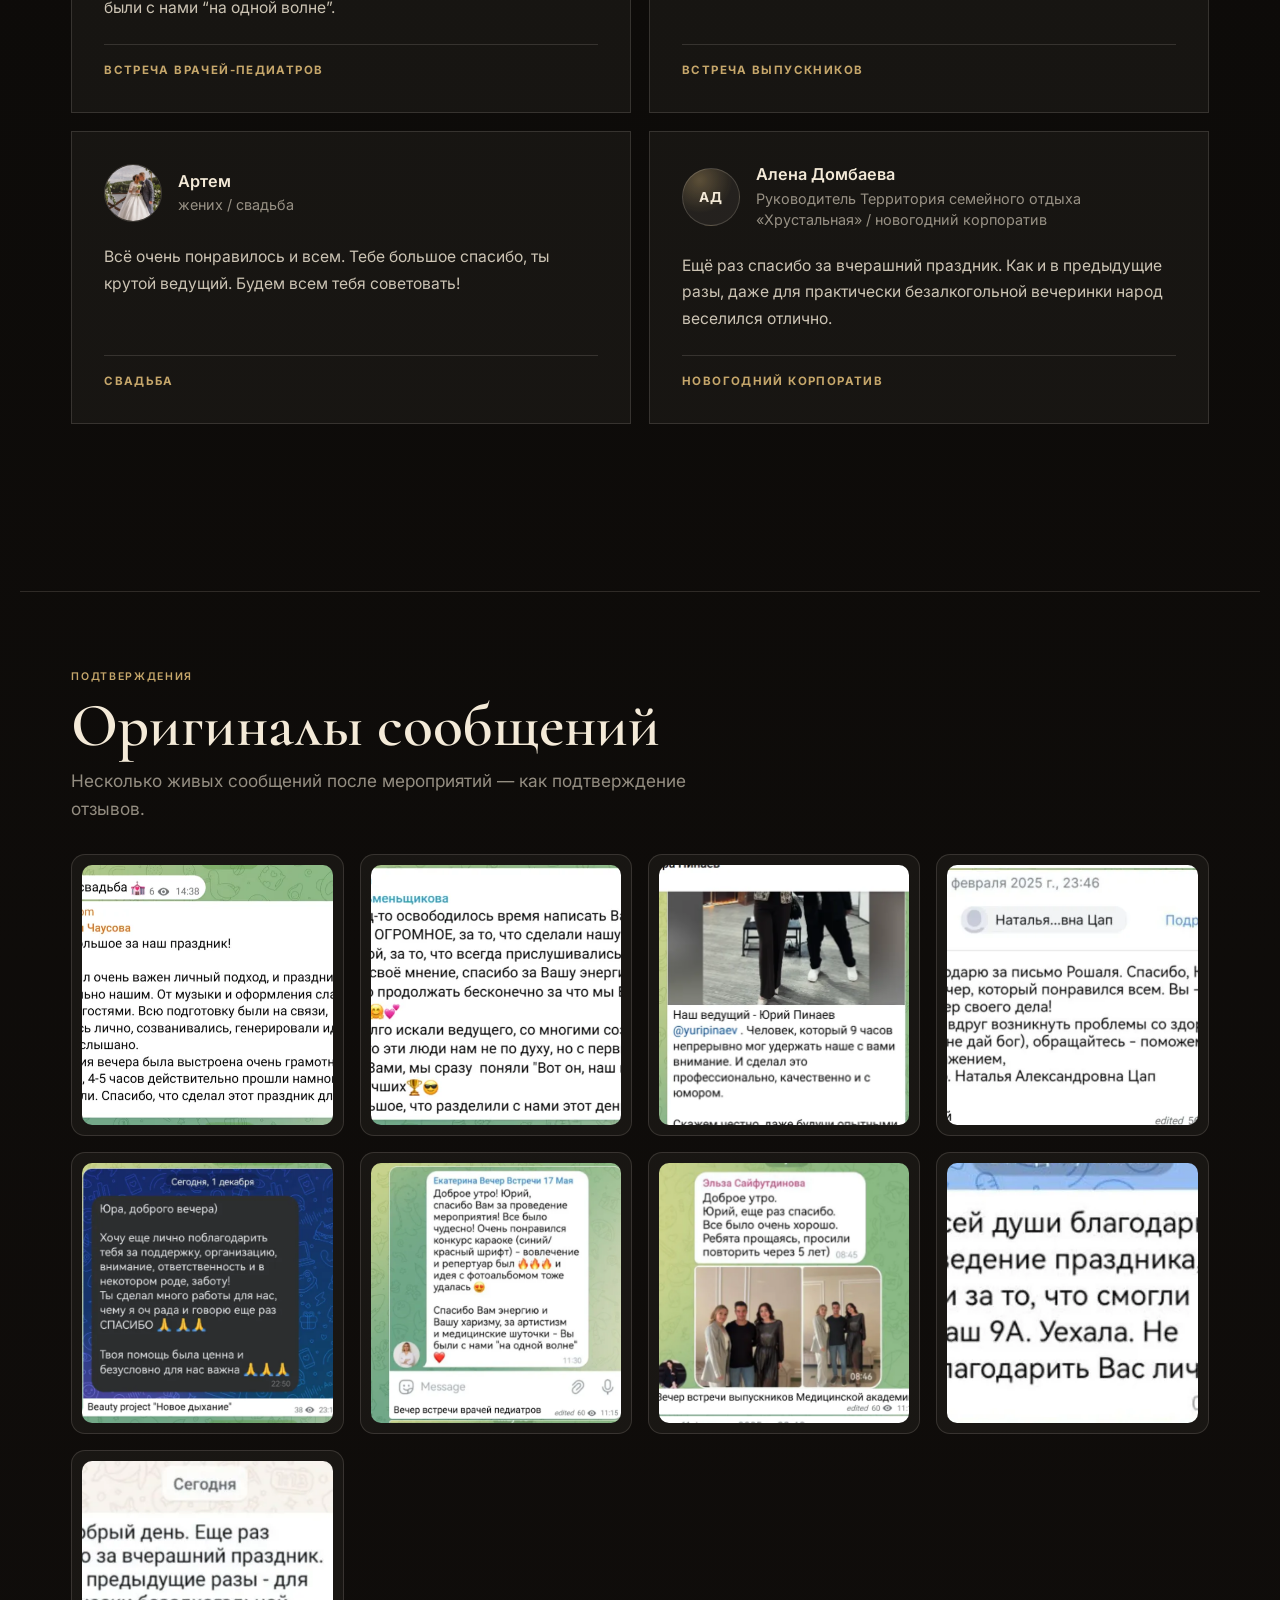
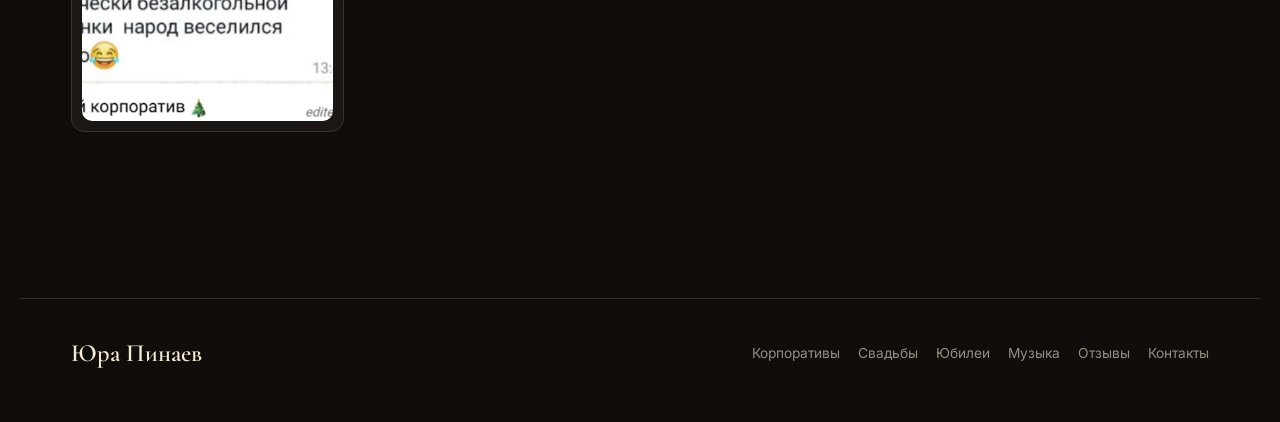
<file: otzyvy.html>
<!doctype html>
<html lang="ru">
<head>
  <meta charset="utf-8">
  <meta name="viewport" content="width=device-width, initial-scale=1">
  <title>Отзывы | Юра Пинаев</title>
  <meta name="description" content="Отзывы о свадьбах, корпоративах и частных событиях с Юрой Пинаевым, а также оригиналы сообщений гостей и организаторов.">
  <link rel="canonical" href="https://yurapinaev.ru/otzyvy.html">
  <meta property="og:type" content="website">
  <meta property="og:site_name" content="Юра Пинаев">
  <meta property="og:locale" content="ru_RU">
  <meta property="og:title" content="Отзывы | Юра Пинаев">
  <meta property="og:description" content="Отзывы о свадьбах, корпоративах и частных событиях с Юрой Пинаевым, а также оригиналы сообщений гостей и организаторов.">
  <meta property="og:url" content="https://yurapinaev.ru/otzyvy.html">
  <meta property="og:image" content="https://yurapinaev.ru/assets/images/social-preview.jpg">
  <meta property="og:image:width" content="1200">
  <meta property="og:image:height" content="630">
  <meta property="og:image:alt" content="Юра Пинаев — ведущий с живой музыкой и импровизацией">
  <meta name="twitter:card" content="summary_large_image">
  <meta name="twitter:title" content="Отзывы | Юра Пинаев">
  <meta name="twitter:description" content="Отзывы о свадьбах, корпоративах и частных событиях с Юрой Пинаевым, а также оригиналы сообщений гостей и организаторов.">
  <meta name="twitter:image" content="https://yurapinaev.ru/assets/images/social-preview.jpg">
  <link rel="icon" href="assets/icons/favicon.svg" type="image/svg+xml">
  <link rel="icon" href="assets/icons/favicon-32.png" sizes="32x32">
  <link rel="apple-touch-icon" href="assets/icons/apple-touch-icon.png">
  <link rel="preconnect" href="https://fonts.googleapis.com">
  <link rel="preconnect" href="https://fonts.gstatic.com" crossorigin>
  <link href="https://fonts.googleapis.com/css2?family=Cormorant+Garamond:wght@500;600;700&family=Inter:wght@400;500;600&display=swap" rel="stylesheet">
  <link rel="stylesheet" href="assets/css/style.css?v=20260802-3">
</head>
<body>
  <header class="site-header" data-header>
    <a class="brand" href="index.html" aria-label="Юра Пинаев, на главную"><span class="brand__name">Юра Пинаев</span><span class="brand__caption">ведущий • музыка • импровизация</span></a>
    <button class="nav-toggle" type="button" aria-label="Открыть разделы сайта" aria-expanded="false" data-nav-toggle>
      <span class="nav-toggle__label">Разделы</span>
      <span class="nav-toggle__icon" aria-hidden="true"><span></span><span></span></span>
    </button>
    <nav class="site-nav" aria-label="Основная навигация" data-nav>
      <a class="site-nav__home" href="index.html">Главная</a>
      <a href="korporativy.html">Корпоративы</a><a href="svadby.html">Свадьбы</a><a href="yubilei.html">Юбилеи</a><a href="muzyka.html">Музыка</a><a href="otzyvy.html" aria-current="page">Отзывы</a><a href="contacts.html">Контакты</a>
      <a class="button site-nav__cta" href="https://t.me/yuripinaev" target="_blank" rel="noopener">Проверить дату</a>
    </nav>
  </header>
  <main>
    <section class="page-hero section-reveal">
      <div><p class="eyebrow">Отзывы</p><h1>Отзывы</h1></div>
      <p>Живые слова людей после важных вечеров.</p>
    </section>

    <section class="reviews-layout reviews-layout--featured section-reveal" aria-label="Основные отзывы">
      <article class="review-card review-card--large">
        <div class="review-card__top">
          <img class="review-avatar" src="assets/images/optimized/reviews/avatars/4O0FKWNzyrY.webp" alt="Виктория Чаусова" width="300" height="450" loading="lazy" decoding="async">
          <div>
            <h3>Виктория Чаусова</h3>
            <p>невеста / камерная свадьба</p>
          </div>
        </div>
        <p class="review-card__text">Спасибо большое за наш праздник! Для нас был очень важен личный подход, и всё было услышано: от музыки и оформления слайдов до контакта с гостями. Драматургия вечера была выстроена очень грамотно и комфортно — 4–5 часов прошли намного быстрее, чем мы ожидали. Спасибо, что сделал этот праздник для нас!</p>
        <p class="review-card__event">Камерная свадьба</p>
      </article>

      <article class="review-card review-card--large">
        <div class="review-card__top">
          <img class="review-avatar" src="assets/images/optimized/reviews/avatars/IMG_20260501_224400_450.webp" alt="Елена Волк" width="300" height="300" loading="lazy" decoding="async">
          <div>
            <h3>Елена Волк</h3>
            <p>невеста</p>
          </div>
        </div>
        <p class="review-card__text">Спасибо огромное за то, что сделали нашу свадьбу незабываемой. Спасибо, что всегда прислушивались к нам и не навязывали своё мнение. Мы долго искали ведущего, со многими созванивались, но с первых минут разговора с вами поняли: “вот он, наш ведущий”.</p>
        <p class="review-card__event">Свадьба</p>
      </article>

      <article class="review-card review-card--large">
        <div class="review-card__top">
          <img class="review-avatar" src="assets/images/optimized/reviews/avatars/nwIebamSfK4.webp" alt="Олеся Кунаева" width="300" height="450" loading="lazy" decoding="async">
          <div>
            <h3>Олеся Кунаева</h3>
            <p>организатор / команда мероприятия</p>
          </div>
        </div>
        <p class="review-card__text">Наш ведущий — Юра Пинаев. Человек, который 9 часов непрерывно мог удержать наше внимание. И сделал это профессионально, качественно и с юмором. Даже будучи опытными организаторами, мы знаем: невозможно учесть всё. Но именно благодаря ведущему, когда тайминг пошёл не по одному месту, никто об этом не узнал.</p>
        <p class="review-card__event">Командное мероприятие</p>
      </article>
    </section>

    <section class="reviews-layout reviews-layout--compact section-reveal" aria-label="Дополнительные отзывы">
      <article class="review-card">
        <div class="review-card__top">
          <div class="review-avatar review-avatar--initials" aria-hidden="true">НЦ</div>
          <div>
            <h3>Наталья Александровна Цап</h3>
            <p>главный детский хирург УрФО, профессор / юбилей</p>
          </div>
        </div>
        <p class="review-card__text">Спасибо, Юрий, за вечер, который понравился всем. Вы — мастер своего дела!</p>
        <p class="review-card__event">Юбилей</p>
      </article>

      <article class="review-card">
        <div class="review-card__top">
          <img class="review-avatar" src="assets/images/optimized/reviews/avatars/nwIebamSfK4.webp" alt="Олеся Кунаева" width="300" height="450" loading="lazy" decoding="async">
          <div>
            <h3>Олеся Кунаева</h3>
            <p>организатор Beauty Project “Новое Дыхание”</p>
          </div>
        </div>
        <p class="review-card__text">Хочу лично поблагодарить тебя за поддержку, организацию, внимание, ответственность и заботу. Ты сделал много работы для нас, чему я очень рада. Твоя помощь была ценна и безусловно важна.</p>
        <p class="review-card__event">Beauty Project “Новое Дыхание”</p>
      </article>

      <article class="review-card">
        <div class="review-card__top">
          <img class="review-avatar" src="assets/images/optimized/reviews/avatars/rR_t2GqmBGk.webp" alt="Екатерина Саперова" width="300" height="428" loading="lazy" decoding="async">
          <div>
            <h3>Екатерина Саперова</h3>
            <p>вечер встречи врачей-педиатров</p>
          </div>
        </div>
        <p class="review-card__text">Спасибо за проведение мероприятия! Всё было чудесно. Очень понравился конкурс караоке — вовлечение и репертуар были отличными. Идея с фотоальбомом тоже удалась. Спасибо за энергию, харизму, артистизм и медицинские шуточки — вы были с нами “на одной волне”.</p>
        <p class="review-card__event">Встреча врачей-педиатров</p>
      </article>

      <article class="review-card">
        <div class="review-card__top">
          <img class="review-avatar" src="assets/images/optimized/reviews/avatars/6plt3_3j5wA.webp" alt="Эльза Сайфутдинова" width="300" height="421" loading="lazy" decoding="async">
          <div>
            <h3>Эльза Сайфутдинова</h3>
            <p>организатор встречи выпускников медицинской академии</p>
          </div>
        </div>
        <p class="review-card__text">Спасибо за крутое проведение мероприятия. Весело, легко, атмосферно, зажигательно!</p>
        <p class="review-card__event">Встреча выпускников</p>
      </article>

      <article class="review-card">
        <div class="review-card__top">
          <img class="review-avatar" src="assets/images/optimized/reviews/avatars/2fCLNYzoL5A.webp" alt="Артем" width="300" height="450" loading="lazy" decoding="async">
          <div>
            <h3>Артем</h3>
            <p>жених / свадьба</p>
          </div>
        </div>
        <p class="review-card__text">Всё очень понравилось и всем. Тебе большое спасибо, ты крутой ведущий. Будем всем тебя советовать!</p>
        <p class="review-card__event">Свадьба</p>
      </article>

      <article class="review-card">
        <div class="review-card__top">
          <div class="review-avatar review-avatar--initials" aria-hidden="true">АД</div>
          <div>
            <h3>Алена Домбаева</h3>
            <p>Руководитель Территория семейного отдыха «Хрустальная» / новогодний корпоратив</p>
          </div>
        </div>
        <p class="review-card__text">Ещё раз спасибо за вчерашний праздник. Как и в предыдущие разы, даже для практически безалкогольной вечеринки народ веселился отлично.</p>
        <p class="review-card__event">Новогодний корпоратив</p>
      </article>
    </section>

    <section class="proofs-section section-reveal" aria-label="Оригиналы сообщений">
      <div class="section-heading">
        <p class="eyebrow">Подтверждения</p>
        <h2>Оригиналы сообщений</h2>
        <p>Несколько живых сообщений после мероприятий — как подтверждение отзывов.</p>
      </div>
      <div class="proofs-grid">
        <button class="proof-card" type="button" data-lightbox-src="assets/images/optimized/reviews/proofs/01.webp" data-lightbox-alt="Оригинал сообщения 01">
          <img src="assets/images/optimized/reviews/proofs/01.webp" alt="Оригинал сообщения 01" loading="lazy" width="805" height="485" decoding="async">
        </button>
        <button class="proof-card" type="button" data-lightbox-src="assets/images/optimized/reviews/proofs/02.webp" data-lightbox-alt="Оригинал сообщения 02">
          <img src="assets/images/optimized/reviews/proofs/02.webp" alt="Оригинал сообщения 02" loading="lazy" width="771" height="431" decoding="async">
        </button>
        <button class="proof-card" type="button" data-lightbox-src="assets/images/optimized/reviews/proofs/03.webp" data-lightbox-alt="Оригинал сообщения 03">
          <img src="assets/images/optimized/reviews/proofs/03.webp" alt="Оригинал сообщения 03" loading="lazy" width="504" height="929" decoding="async">
        </button>
        <button class="proof-card" type="button" data-lightbox-src="assets/images/optimized/reviews/proofs/04.webp" data-lightbox-alt="Оригинал сообщения 04">
          <img src="assets/images/optimized/reviews/proofs/04.webp" alt="Оригинал сообщения 04" loading="lazy" width="632" height="455" decoding="async">
        </button>
        <button class="proof-card" type="button" data-lightbox-src="assets/images/optimized/reviews/proofs/05.webp" data-lightbox-alt="Оригинал сообщения 05">
          <img src="assets/images/optimized/reviews/proofs/05.webp" alt="Оригинал сообщения 05" loading="lazy" width="662" height="629" decoding="async">
        </button>
        <button class="proof-card" type="button" data-lightbox-src="assets/images/optimized/reviews/proofs/06.webp" data-lightbox-alt="Оригинал сообщения 06">
          <img src="assets/images/optimized/reviews/proofs/06.webp" alt="Оригинал сообщения 06" loading="lazy" width="700" height="661" decoding="async">
        </button>
        <button class="proof-card" type="button" data-lightbox-src="assets/images/optimized/reviews/proofs/07.webp" data-lightbox-alt="Оригинал сообщения 07">
          <img src="assets/images/optimized/reviews/proofs/07.webp" alt="Оригинал сообщения 07" loading="lazy" width="614" height="605" decoding="async">
        </button>
        <button class="proof-card" type="button" data-lightbox-src="assets/images/optimized/reviews/proofs/08.webp" data-lightbox-alt="Оригинал сообщения 08">
          <img src="assets/images/optimized/reviews/proofs/08.webp" alt="Оригинал сообщения 08" loading="lazy" width="1000" height="397" decoding="async">
        </button>
        <button class="proof-card" type="button" data-lightbox-src="assets/images/optimized/reviews/proofs/09.webp" data-lightbox-alt="Оригинал сообщения 09">
          <img src="assets/images/optimized/reviews/proofs/09.webp" alt="Оригинал сообщения 09" loading="lazy" width="634" height="364" decoding="async">
        </button>
      </div>
    </section>
  </main>

  <div class="lightbox" role="dialog" aria-modal="true" aria-label="Просмотр оригинала сообщения" hidden data-lightbox>
    <button class="lightbox__close" type="button" aria-label="Закрыть" data-lightbox-close></button>
    <img class="lightbox__image" alt="" loading="lazy" decoding="async" data-lightbox-image>
  </div>
  <footer class="site-footer">
    <p>Юра Пинаев</p>
    <nav aria-label="Навигация в подвале">
      <a href="korporativy.html">Корпоративы</a>
      <a href="svadby.html">Свадьбы</a>
      <a href="yubilei.html">Юбилеи</a>
      <a href="muzyka.html">Музыка</a>
      <a href="otzyvy.html">Отзывы</a>
      <a href="contacts.html">Контакты</a>
    </nav>
  </footer>
  <script src="assets/js/main.js?v=20260802-2"></script>
</body>
</html>
</file>
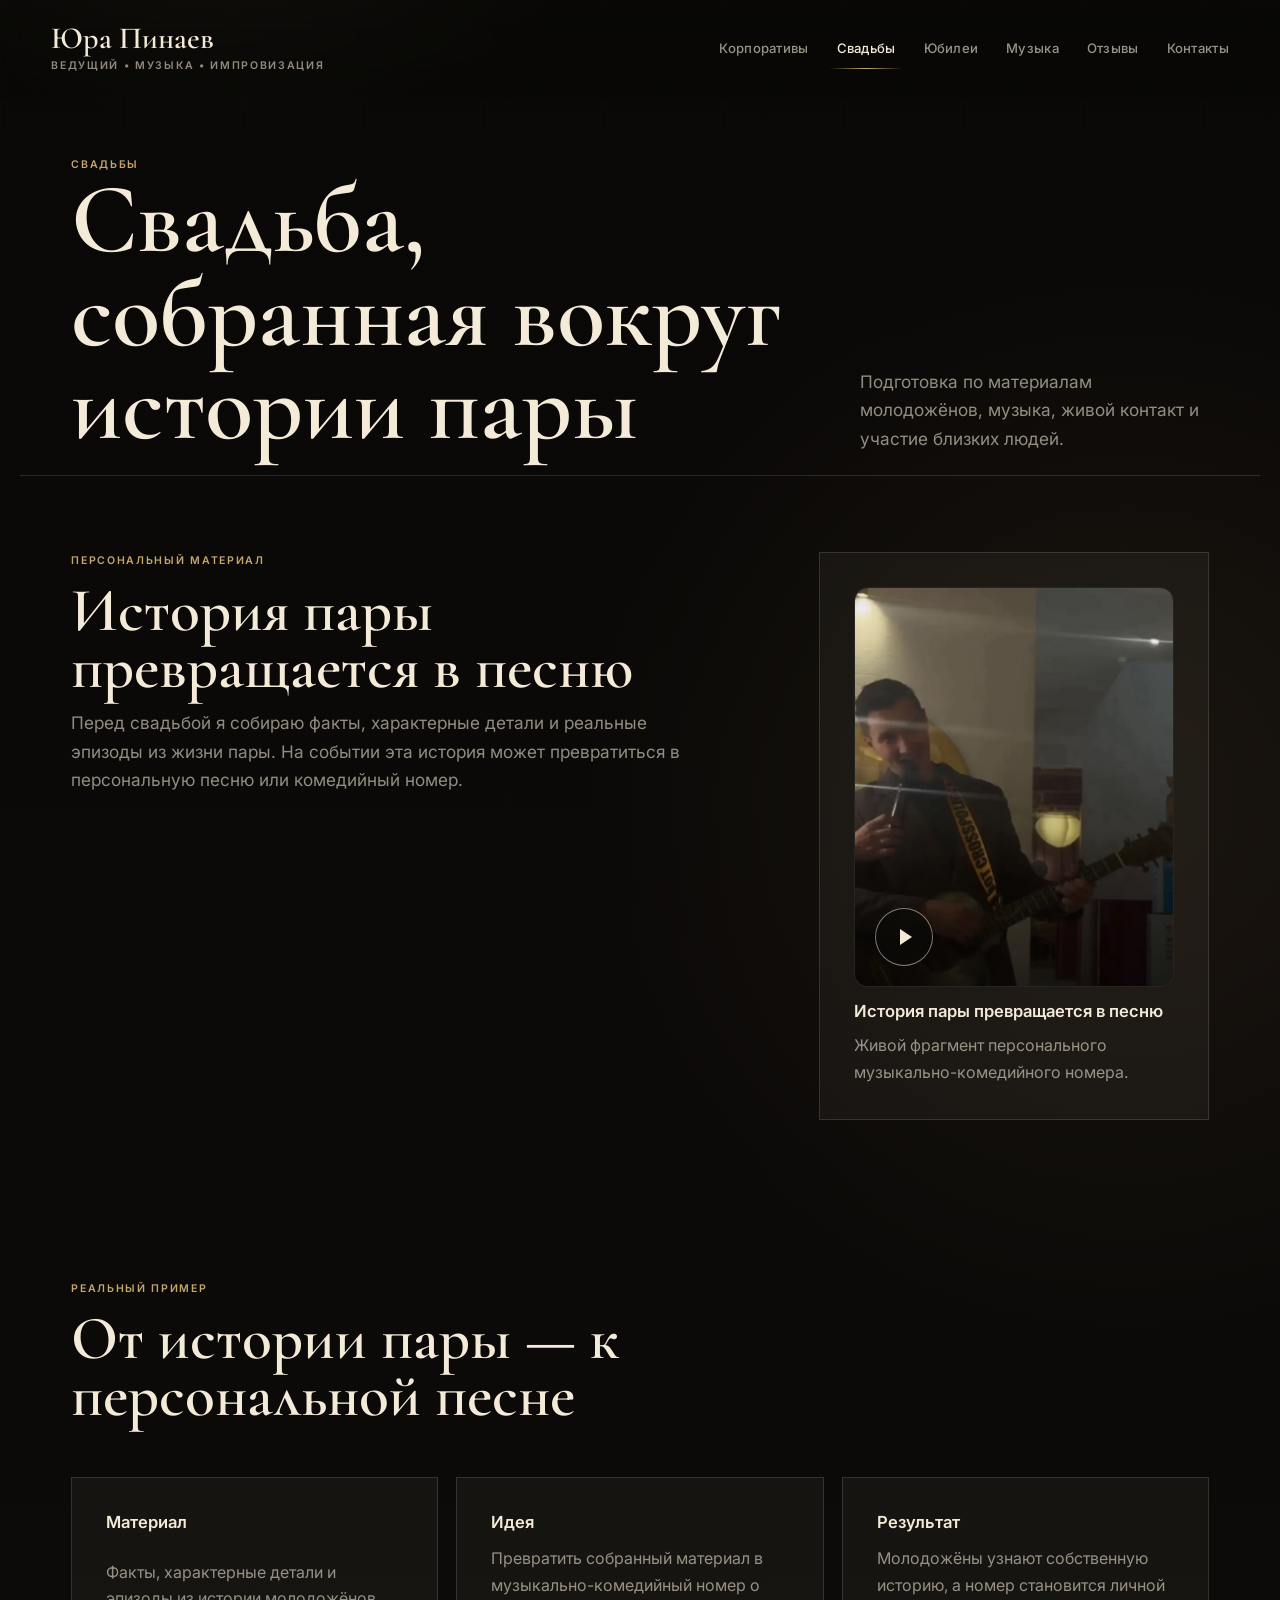
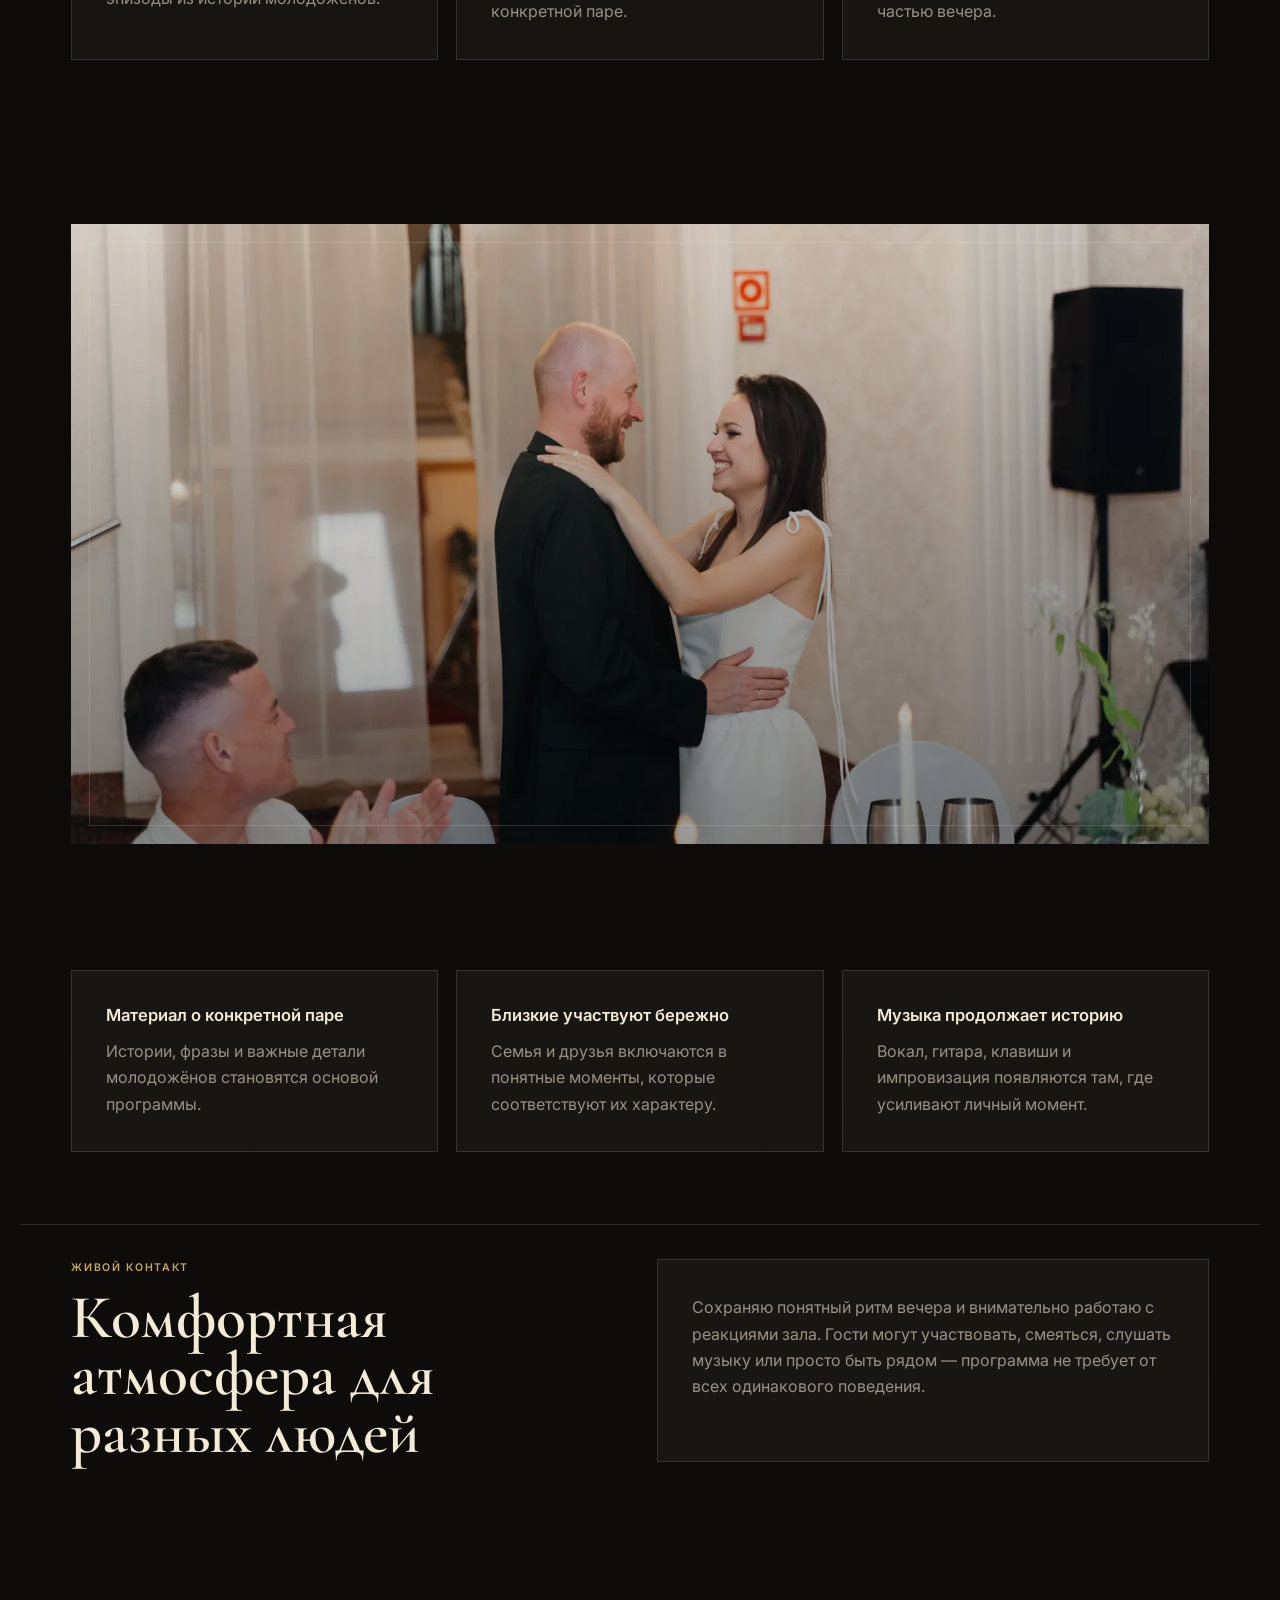
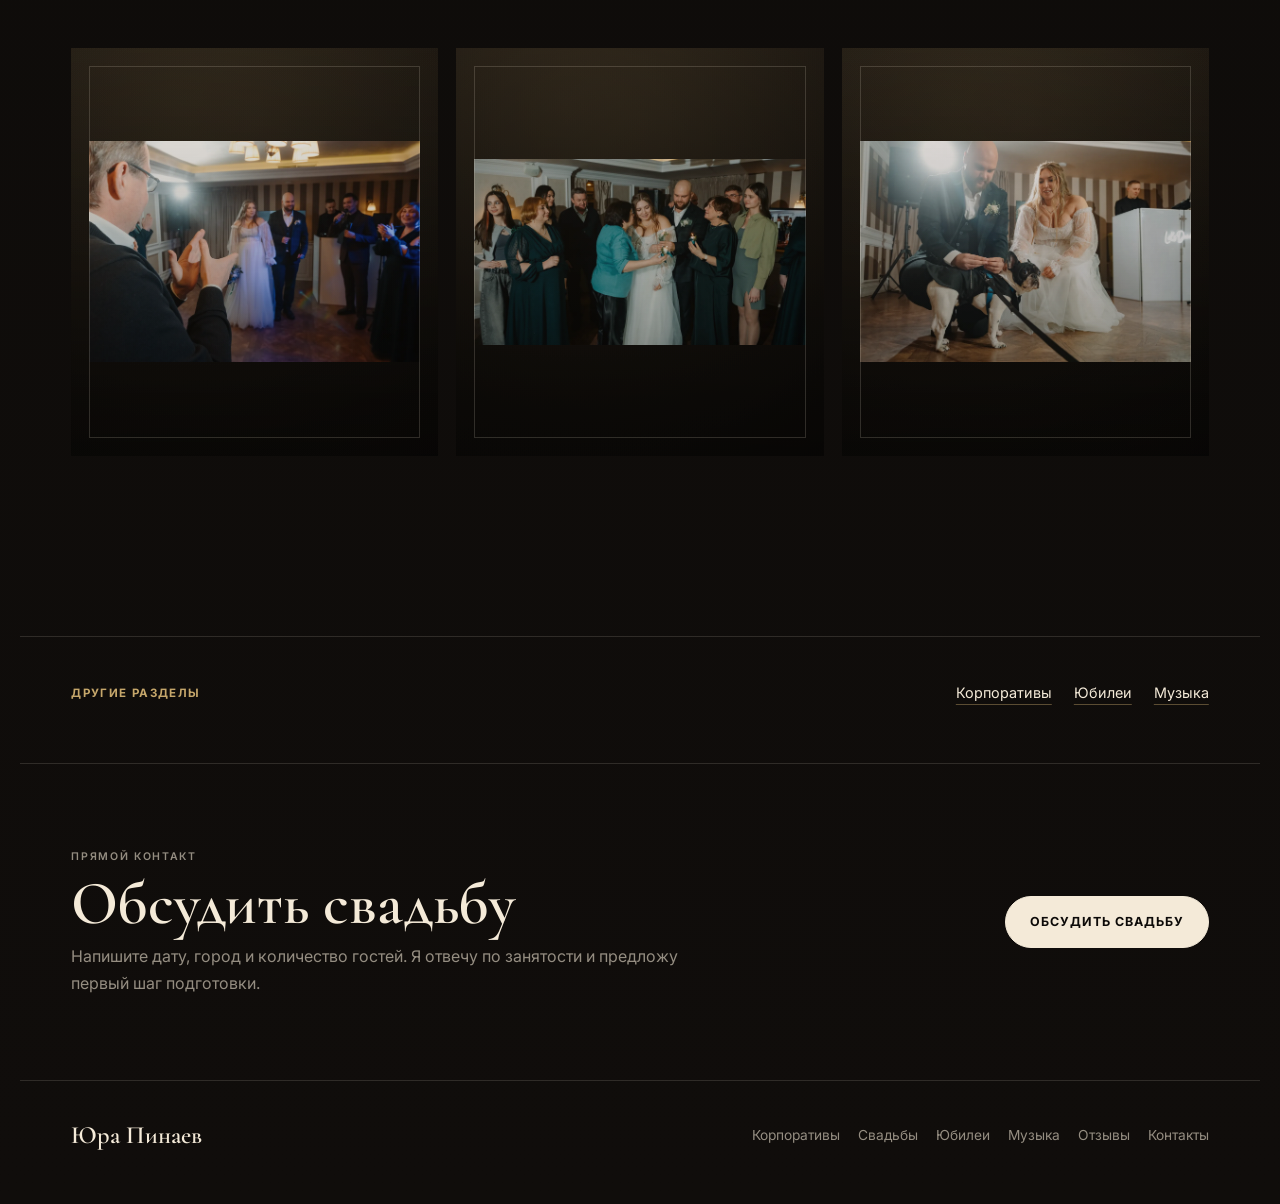
<file: svadby.html>
<!doctype html>
<html lang="ru">
<head>
  <meta charset="utf-8">
  <meta name="viewport" content="width=device-width, initial-scale=1">
  <title>Свадьбы | Юра Пинаев</title>
  <meta name="description" content="Свадьбы с Юрой Пинаевым: программа из истории пары, живая музыка, участие близких и импровизация с гостями.">
  <link rel="canonical" href="https://yurapinaev.ru/svadby.html">
  <meta property="og:type" content="website">
  <meta property="og:site_name" content="Юра Пинаев">
  <meta property="og:locale" content="ru_RU">
  <meta property="og:title" content="Свадьбы | Юра Пинаев">
  <meta property="og:description" content="Свадьбы с Юрой Пинаевым: программа из истории пары, живая музыка, участие близких и импровизация с гостями.">
  <meta property="og:url" content="https://yurapinaev.ru/svadby.html">
  <meta property="og:image" content="https://yurapinaev.ru/assets/images/social-preview.jpg">
  <meta property="og:image:width" content="1200">
  <meta property="og:image:height" content="630">
  <meta property="og:image:alt" content="Юра Пинаев — ведущий с живой музыкой и импровизацией">
  <meta name="twitter:card" content="summary_large_image">
  <meta name="twitter:title" content="Свадьбы | Юра Пинаев">
  <meta name="twitter:description" content="Свадьбы с Юрой Пинаевым: программа из истории пары, живая музыка, участие близких и импровизация с гостями.">
  <meta name="twitter:image" content="https://yurapinaev.ru/assets/images/social-preview.jpg">
  <link rel="icon" href="assets/icons/favicon.svg" type="image/svg+xml">
  <link rel="icon" href="assets/icons/favicon-32.png" sizes="32x32">
  <link rel="apple-touch-icon" href="assets/icons/apple-touch-icon.png">
  <link rel="preconnect" href="https://fonts.googleapis.com">
  <link rel="preconnect" href="https://fonts.gstatic.com" crossorigin>
  <link href="https://fonts.googleapis.com/css2?family=Cormorant+Garamond:wght@500;600;700&family=Inter:wght@400;500;600&display=swap" rel="stylesheet">
  <link rel="stylesheet" href="assets/css/style.css?v=20260802-3">
</head>
<body>
  <header class="site-header" data-header>
    <a class="brand" href="index.html" aria-label="Юра Пинаев, на главную"><span class="brand__name">Юра Пинаев</span><span class="brand__caption">ведущий • музыка • импровизация</span></a>
    <button class="nav-toggle" type="button" aria-label="Открыть разделы сайта" aria-expanded="false" data-nav-toggle>
      <span class="nav-toggle__label">Разделы</span>
      <span class="nav-toggle__icon" aria-hidden="true"><span></span><span></span></span>
    </button>
    <nav class="site-nav" aria-label="Основная навигация" data-nav>
      <a class="site-nav__home" href="index.html">Главная</a>
      <a href="korporativy.html">Корпоративы</a><a href="svadby.html" aria-current="page">Свадьбы</a><a href="yubilei.html">Юбилеи</a><a href="muzyka.html">Музыка</a><a href="otzyvy.html">Отзывы</a><a href="contacts.html">Контакты</a>
      <a class="button site-nav__cta" href="https://t.me/yuripinaev" target="_blank" rel="noopener">Проверить дату</a>
    </nav>
  </header>
  <main>
    <section class="page-hero section-reveal">
      <div><p class="eyebrow">Свадьбы</p><h1>Свадьба, собранная вокруг истории пары</h1></div>
      <p>Подготовка по материалам молодожёнов, музыка, живой контакт и участие близких людей.</p>
    </section>

    <section class="video-section video-section--early video-section--single section-reveal">
      <div class="section-heading">
        <p class="eyebrow">Персональный материал</p>
        <h2>История пары превращается в песню</h2>
        <p>Перед свадьбой я собираю факты, характерные детали и реальные эпизоды из жизни пары. На событии эта история может превратиться в персональную песню или комедийный номер.</p>
      </div>
      <article class="video-card">
        <button class="video-trigger" type="button" data-video-src="assets/video/wedding-love-story.mp4" aria-label="Воспроизвести видео «История пары превращается в песню»">
          <img src="assets/images/optimized/video/wedding-love-story.webp" alt="" width="720" height="1280" loading="lazy" decoding="async">
          <span class="video-trigger__shade" aria-hidden="true"></span>
          <span class="video-trigger__play" aria-hidden="true"></span>
        </button>
        <div class="video-card__copy">
          <h3>История пары превращается в песню</h3>
          <p>Живой фрагмент персонального музыкально-комедийного номера.</p>
        </div>
      </article>
    </section>

    <section class="feature-section section-reveal">
      <div class="section-heading">
        <p class="eyebrow">Реальный пример</p>
        <h2>От истории пары — к персональной песне</h2>
      </div>
      <div class="feature-grid feature-grid--three">
        <article class="feature-card">
          <h3>Материал</h3>
          <p>Факты, характерные детали и эпизоды из истории молодожёнов.</p>
        </article>
        <article class="feature-card">
          <h3>Идея</h3>
          <p>Превратить собранный материал в музыкально-комедийный номер о конкретной паре.</p>
        </article>
        <article class="feature-card">
          <h3>Результат</h3>
          <p>Молодожёны узнают собственную историю, а номер становится личной частью вечера.</p>
        </article>
      </div>
    </section>

    <section class="wide-media section-reveal">
      <div class="media-placeholder media-placeholder--wide">
        <img class="media-image" src="assets/images/optimized/weddings/1 (151).webp" alt="Свадебный вечер с Юрой Пинаевым" loading="eager" width="1400" height="933" decoding="async">
      </div>
    </section>

    <section class="feature-grid feature-grid--three feature-grid--spaced section-reveal" aria-label="Свадебный подход">
      <article class="feature-card">
        <h3>Материал о конкретной паре</h3>
        <p>Истории, фразы и важные детали молодожёнов становятся основой программы.</p>
      </article>
      <article class="feature-card">
        <h3>Близкие участвуют бережно</h3>
        <p>Семья и друзья включаются в понятные моменты, которые соответствуют их характеру.</p>
      </article>
      <article class="feature-card">
        <h3>Музыка продолжает историю</h3>
        <p>Вокал, гитара, клавиши и импровизация появляются там, где усиливают личный момент.</p>
      </article>
    </section>

    <section class="content-band section-reveal">
      <div class="section-heading">
        <p class="eyebrow">Живой контакт</p>
        <h2>Комфортная атмосфера для разных людей</h2>
      </div>
      <div class="text-panel">
        <p>Сохраняю понятный ритм вечера и внимательно работаю с реакциями зала. Гости могут участвовать, смеяться, слушать музыку или просто быть рядом — программа не требует от всех одинакового поведения.</p>
      </div>
    </section>

    <section class="gallery-grid gallery-grid--spaced section-reveal" aria-label="Свадебные фото">
      <div class="media-placeholder"><img class="media-image" src="assets/images/optimized/weddings/photo-231.webp" alt="Гости на свадьбе" loading="lazy" width="1400" height="935" decoding="async"></div>
      <div class="media-placeholder"><img class="media-image" src="assets/images/optimized/weddings/photo-481.webp" alt="Живой свадебный момент" loading="lazy" width="1400" height="788" decoding="async"></div>
      <div class="media-placeholder"><img class="media-image" src="assets/images/optimized/weddings/photo-278.webp" alt="Свадебное выступление" loading="lazy" width="1400" height="935" decoding="async"></div>
    </section>

    <nav class="related-sections section-reveal" aria-label="Другие разделы">
      <p>Другие разделы</p>
      <div>
        <a href="korporativy.html">Корпоративы</a>
        <a href="yubilei.html">Юбилеи</a>
        <a href="muzyka.html">Музыка</a>
      </div>
    </nav>

    <section class="cta-band section-reveal">
      <div class="cta-band__copy">
        <p class="eyebrow">Прямой контакт</p>
        <h2>Обсудить свадьбу</h2>
        <p>Напишите дату, город и количество гостей. Я отвечу по занятости и предложу первый шаг подготовки.</p>
      </div>
      <a class="button" href="https://t.me/yuripinaev" target="_blank" rel="noopener">Обсудить свадьбу</a>
    </section>
  </main>

  <div class="video-modal" role="dialog" aria-modal="true" aria-labelledby="video-modal-title" hidden data-video-modal>
    <div class="video-modal__panel" data-video-modal-panel>
      <h2 class="visually-hidden" id="video-modal-title">Просмотр видео</h2>
      <button class="video-modal__close" type="button" aria-label="Закрыть видео" data-video-modal-close></button>
      <video controls playsinline preload="none" data-video-modal-player></video>
    </div>
  </div>

  <footer class="site-footer">
    <p>Юра Пинаев</p>
    <nav aria-label="Навигация в подвале">
      <a href="korporativy.html">Корпоративы</a>
      <a href="svadby.html">Свадьбы</a>
      <a href="yubilei.html">Юбилеи</a>
      <a href="muzyka.html">Музыка</a>
      <a href="otzyvy.html">Отзывы</a>
      <a href="contacts.html">Контакты</a>
    </nav>
  </footer>
  <script src="assets/js/main.js?v=20260802-2"></script>
</body>
</html>
</file>
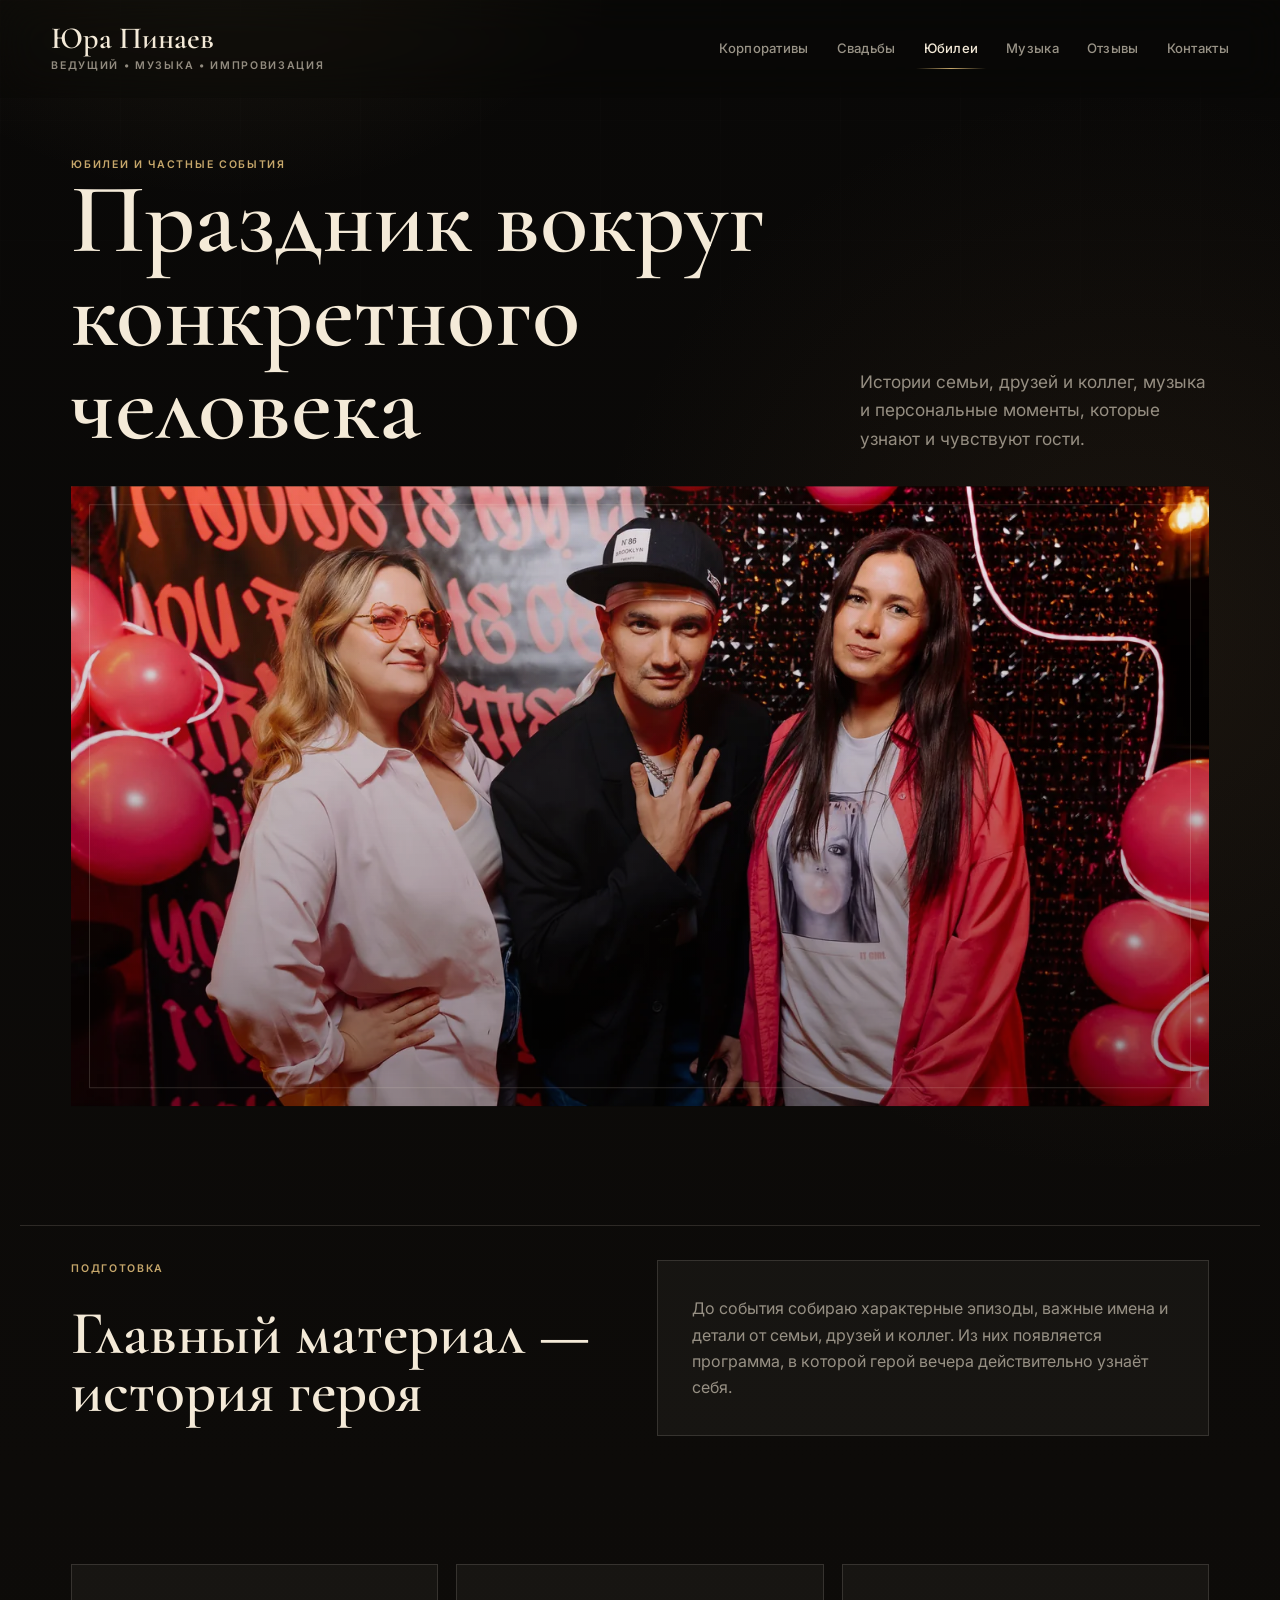
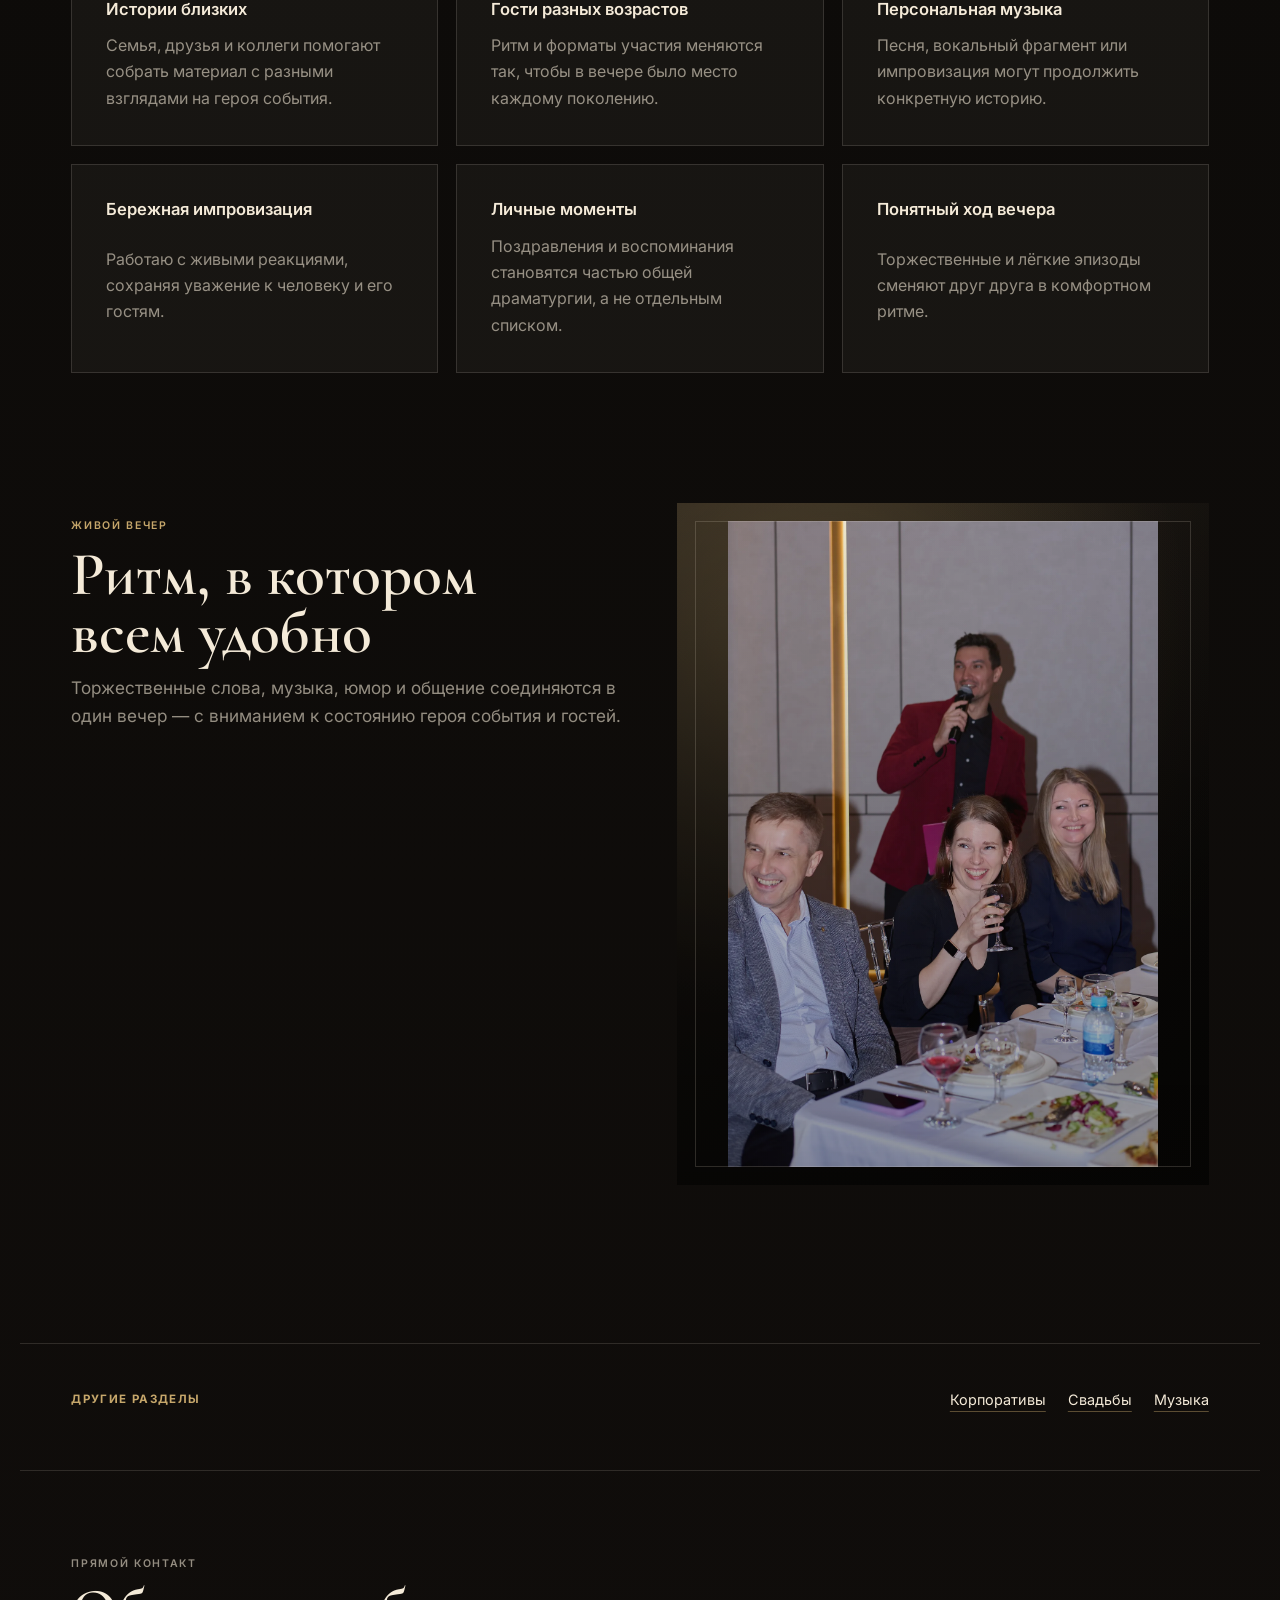
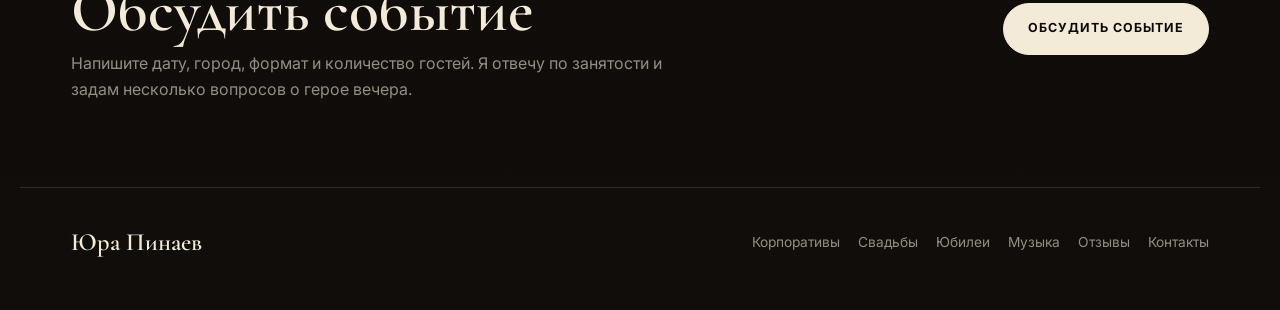
<file: yubilei.html>
<!doctype html>
<html lang="ru">
<head>
  <meta charset="utf-8">
  <meta name="viewport" content="width=device-width, initial-scale=1">
  <title>Юбилеи и частные события | Юра Пинаев</title>
  <meta name="description" content="Юбилеи и частные события с Юрой Пинаевым: программа вокруг героя события, истории близких, музыка и бережная импровизация.">
  <link rel="canonical" href="https://yurapinaev.ru/yubilei.html">
  <meta property="og:type" content="website">
  <meta property="og:site_name" content="Юра Пинаев">
  <meta property="og:locale" content="ru_RU">
  <meta property="og:title" content="Юбилеи и частные события | Юра Пинаев">
  <meta property="og:description" content="Юбилеи и частные события с Юрой Пинаевым: программа вокруг героя события, истории близких, музыка и бережная импровизация.">
  <meta property="og:url" content="https://yurapinaev.ru/yubilei.html">
  <meta property="og:image" content="https://yurapinaev.ru/assets/images/social-preview.jpg">
  <meta property="og:image:width" content="1200">
  <meta property="og:image:height" content="630">
  <meta property="og:image:alt" content="Юра Пинаев — ведущий с живой музыкой и импровизацией">
  <meta name="twitter:card" content="summary_large_image">
  <meta name="twitter:title" content="Юбилеи и частные события | Юра Пинаев">
  <meta name="twitter:description" content="Юбилеи и частные события с Юрой Пинаевым: программа вокруг героя события, истории близких, музыка и бережная импровизация.">
  <meta name="twitter:image" content="https://yurapinaev.ru/assets/images/social-preview.jpg">
  <link rel="icon" href="assets/icons/favicon.svg" type="image/svg+xml">
  <link rel="icon" href="assets/icons/favicon-32.png" sizes="32x32">
  <link rel="apple-touch-icon" href="assets/icons/apple-touch-icon.png">
  <link rel="preconnect" href="https://fonts.googleapis.com">
  <link rel="preconnect" href="https://fonts.gstatic.com" crossorigin>
  <link href="https://fonts.googleapis.com/css2?family=Cormorant+Garamond:wght@500;600;700&family=Inter:wght@400;500;600&display=swap" rel="stylesheet">
  <link rel="stylesheet" href="assets/css/style.css?v=20260802-3">
</head>
<body>
  <header class="site-header" data-header>
    <a class="brand" href="index.html" aria-label="Юра Пинаев, на главную"><span class="brand__name">Юра Пинаев</span><span class="brand__caption">ведущий • музыка • импровизация</span></a>
    <button class="nav-toggle" type="button" aria-label="Открыть разделы сайта" aria-expanded="false" data-nav-toggle>
      <span class="nav-toggle__label">Разделы</span>
      <span class="nav-toggle__icon" aria-hidden="true"><span></span><span></span></span>
    </button>
    <nav class="site-nav" aria-label="Основная навигация" data-nav>
      <a class="site-nav__home" href="index.html">Главная</a>
      <a href="korporativy.html">Корпоративы</a><a href="svadby.html">Свадьбы</a><a href="yubilei.html" aria-current="page">Юбилеи</a><a href="muzyka.html">Музыка</a><a href="otzyvy.html">Отзывы</a><a href="contacts.html">Контакты</a>
      <a class="button site-nav__cta" href="https://t.me/yuripinaev" target="_blank" rel="noopener">Проверить дату</a>
    </nav>
  </header>
  <main>
    <section class="page-hero section-reveal">
      <div><p class="eyebrow">Юбилеи и частные события</p><h1>Праздник вокруг конкретного человека</h1></div>
      <p>Истории семьи, друзей и коллег, музыка и персональные моменты, которые узнают и чувствуют гости.</p>
    </section>

    <section class="wide-media section-reveal">
      <div class="media-placeholder media-placeholder--wide">
        <img class="media-image" src="assets/images/optimized/atmosphere/011_16-08-15_05-04-26_Plotonov.webp" alt="Частный праздник с живой атмосферой" loading="eager" width="1400" height="933" decoding="async">
      </div>
    </section>

    <section class="content-band section-reveal">
      <div class="section-heading">
        <p class="eyebrow">Подготовка</p>
        <h2>Главный материал — история героя</h2>
      </div>
      <div class="text-panel">
        <p>До события собираю характерные эпизоды, важные имена и детали от семьи, друзей и коллег. Из них появляется программа, в которой герой вечера действительно узнаёт себя.</p>
      </div>
    </section>

    <section class="feature-grid feature-grid--three feature-grid--spaced section-reveal" aria-label="Подход к юбилеям и частным событиям">
      <article class="feature-card"><h3>Истории близких</h3><p>Семья, друзья и коллеги помогают собрать материал с разными взглядами на героя события.</p></article>
      <article class="feature-card"><h3>Гости разных возрастов</h3><p>Ритм и форматы участия меняются так, чтобы в вечере было место каждому поколению.</p></article>
      <article class="feature-card"><h3>Персональная музыка</h3><p>Песня, вокальный фрагмент или импровизация могут продолжить конкретную историю.</p></article>
      <article class="feature-card"><h3>Бережная импровизация</h3><p>Работаю с живыми реакциями, сохраняя уважение к человеку и его гостям.</p></article>
      <article class="feature-card"><h3>Личные моменты</h3><p>Поздравления и воспоминания становятся частью общей драматургии, а не отдельным списком.</p></article>
      <article class="feature-card"><h3>Понятный ход вечера</h3><p>Торжественные и лёгкие эпизоды сменяют друг друга в комфортном ритме.</p></article>
    </section>

    <section class="duo-band duo-band--spaced section-reveal">
      <div class="duo-band__copy">
        <div class="section-heading">
          <p class="eyebrow">Живой вечер</p>
          <h2>Ритм, в котором всем удобно</h2>
          <p>Торжественные слова, музыка, юмор и общение соединяются в один вечер — с вниманием к состоянию героя события и гостей.</p>
        </div>
      </div>
      <div class="media-placeholder media-placeholder--portrait">
        <img class="media-image" src="assets/images/optimized/atmosphere/499A5764.webp" alt="Гости на камерном частном событии" loading="lazy" width="1400" height="2100" decoding="async">
      </div>
    </section>

    <nav class="related-sections section-reveal" aria-label="Другие разделы">
      <p>Другие разделы</p>
      <div>
        <a href="korporativy.html">Корпоративы</a>
        <a href="svadby.html">Свадьбы</a>
        <a href="muzyka.html">Музыка</a>
      </div>
    </nav>

    <section class="cta-band section-reveal">
      <div class="cta-band__copy">
        <p class="eyebrow">Прямой контакт</p>
        <h2>Обсудить событие</h2>
        <p>Напишите дату, город, формат и количество гостей. Я отвечу по занятости и задам несколько вопросов о герое вечера.</p>
      </div>
      <a class="button" href="https://t.me/yuripinaev" target="_blank" rel="noopener">Обсудить событие</a>
    </section>
  </main>
  <footer class="site-footer">
    <p>Юра Пинаев</p>
    <nav aria-label="Навигация в подвале">
      <a href="korporativy.html">Корпоративы</a>
      <a href="svadby.html">Свадьбы</a>
      <a href="yubilei.html">Юбилеи</a>
      <a href="muzyka.html">Музыка</a>
      <a href="otzyvy.html">Отзывы</a>
      <a href="contacts.html">Контакты</a>
    </nav>
  </footer>
  <script src="assets/js/main.js?v=20260802-2"></script>
</body>
</html>
</file>
<file: assets/css/style.css>
:root {
  --bg: #0d0b09;
  --bg-2: #14110e;
  --panel: rgba(255, 247, 231, 0.045);
  --panel-strong: rgba(255, 247, 231, 0.075);
  --milk: #f4ead8;
  --text: rgba(244, 234, 216, 0.86);
  --muted: rgba(244, 234, 216, 0.58);
  --faint: rgba(244, 234, 216, 0.34);
  --line: rgba(244, 234, 216, 0.14);
  --gold: #c6a76b;
  --bronze: #8f6840;
  --deep: #070605;
  --max: 1240px;
}

*,
*::before,
*::after {
  box-sizing: border-box;
}

html {
  scroll-behavior: smooth;
}

body {
  margin: 0;
  min-height: 100vh;
  color: var(--text);
  background:
    radial-gradient(circle at 18% -8%, rgba(198, 167, 107, 0.16), transparent 30rem),
    radial-gradient(circle at 88% 18%, rgba(143, 104, 64, 0.12), transparent 34rem),
    linear-gradient(180deg, #090807 0%, var(--bg) 42%, #100d0b 100%);
  font-family: Inter, Arial, sans-serif;
  font-size: 16px;
  line-height: 1.65;
  overflow-x: hidden;
}

body::before {
  content: "";
  position: fixed;
  inset: 0;
  z-index: -1;
  pointer-events: none;
  background:
    linear-gradient(90deg, rgba(255, 255, 255, 0.025) 1px, transparent 1px),
    linear-gradient(180deg, rgba(255, 255, 255, 0.018) 1px, transparent 1px);
  background-size: 120px 120px;
  mask-image: linear-gradient(180deg, rgba(0, 0, 0, 0.55), transparent 62%);
}

body.nav-open,
body.lightbox-open,
body.video-modal-open {
  overflow: hidden;
}

a {
  color: inherit;
  text-decoration: none;
}

button {
  color: inherit;
  font: inherit;
}

a:focus-visible,
button:focus-visible,
video:focus-visible {
  outline: 2px solid var(--gold);
  outline-offset: 4px;
}

img,
video {
  display: block;
  max-width: 100%;
}

video {
  background: #050504;
}

p {
  margin: 0;
}

.site-header {
  align-items: center;
  background: rgba(10, 8, 7, 0.28);
  border-bottom: 1px solid transparent;
  backdrop-filter: blur(20px);
  display: flex;
  justify-content: space-between;
  left: 0;
  padding: 24px clamp(18px, 4vw, 58px);
  position: fixed;
  right: 0;
  top: 0;
  transition: background 320ms ease, border-color 320ms ease, padding 320ms ease;
  z-index: 20;
}

.site-header.is-scrolled {
  background: rgba(10, 8, 7, 0.78);
  border-bottom-color: var(--line);
  padding-bottom: 16px;
  padding-top: 16px;
}

.brand {
  display: grid;
  gap: 4px;
  line-height: 1.15;
  max-width: min(380px, calc(100vw - 120px));
  position: relative;
  z-index: 22;
}

.brand__name {
  color: var(--milk);
  font-family: "Cormorant Garamond", Georgia, serif;
  font-size: clamp(1.55rem, 2.4vw, 2.25rem);
  font-weight: 600;
  line-height: 1;
}

.brand__caption,
.eyebrow {
  color: var(--gold);
  font-size: 0.66rem;
  font-weight: 600;
  letter-spacing: 0.16em;
  text-transform: uppercase;
}

.brand__caption {
  color: var(--muted);
  line-height: 1.35;
  max-width: 100%;
}

.site-nav {
  align-items: center;
  display: flex;
  gap: clamp(16px, 2.2vw, 34px);
  font-size: 0.82rem;
  font-weight: 500;
  letter-spacing: 0.02em;
}

.site-nav a {
  color: rgba(244, 234, 216, 0.62);
  position: relative;
  transition: color 260ms ease;
}

.site-nav a::after {
  background: linear-gradient(90deg, transparent, var(--gold), transparent);
  bottom: -10px;
  content: "";
  height: 1px;
  left: -8px;
  opacity: 0;
  position: absolute;
  right: -8px;
  transform: scaleX(0.4);
  transition: opacity 260ms ease, transform 260ms ease;
}

.site-nav a:hover,
.site-nav a[aria-current="page"] {
  color: var(--milk);
}

.site-nav a:hover::after,
.site-nav a[aria-current="page"]::after {
  opacity: 1;
  transform: scaleX(1);
}

.site-nav__home,
.site-nav .site-nav__cta {
  display: none;
}

.nav-toggle {
  align-items: center;
  appearance: none;
  background: transparent;
  border: 1px solid var(--line);
  border-radius: 999px;
  cursor: pointer;
  display: none;
  gap: 10px;
  height: 44px;
  padding: 0 14px;
  position: relative;
  z-index: 22;
}

.nav-toggle__label {
  color: var(--milk);
  font-size: 0.72rem;
  font-weight: 600;
  letter-spacing: 0.08em;
  text-transform: uppercase;
}

.nav-toggle__icon {
  display: block;
  height: 20px;
  position: relative;
  width: 20px;
}

.nav-toggle__icon span {
  background: var(--milk);
  height: 1px;
  left: 0;
  position: absolute;
  transition: transform 240ms ease;
  width: 20px;
}

.nav-toggle__icon span:first-child {
  top: 6px;
}

.nav-toggle__icon span:last-child {
  top: 14px;
}

.nav-open .nav-toggle__icon span:first-child {
  transform: translateY(4px) rotate(38deg);
}

.nav-open .nav-toggle__icon span:last-child {
  transform: translateY(-4px) rotate(-38deg);
}

main {
  overflow: hidden;
}

.hero,
.page-hero,
.intro,
.split-showcase,
.cards-grid,
.home-reviews,
.proofs-section,
.feature-grid,
.video-grid,
.contact-list,
.wide-media,
.content-band,
.gallery-grid,
.reviews-layout,
.contact-grid,
.duo-band,
.video-section,
.format-section,
.feature-section,
.related-sections {
  margin-left: auto;
  margin-right: auto;
  max-width: var(--max);
  padding-left: clamp(18px, 4vw, 58px);
  padding-right: clamp(18px, 4vw, 58px);
  width: 100%;
}

.hero {
  min-height: 100vh;
  padding-top: clamp(124px, 16vh, 164px);
  padding-bottom: clamp(88px, 12vw, 136px);
  position: relative;
}

.hero__layout {
  align-items: center;
  display: grid;
  gap: clamp(28px, 5vw, 64px);
  grid-template-columns: minmax(0, 1fr) minmax(340px, 0.82fr);
}

.hero__copy {
  display: grid;
  gap: 18px;
  max-width: 640px;
  min-width: 0;
  width: 100%;
}

.hero__copy--home {
  max-width: 700px;
}

.hero__copy p:not(.eyebrow),
.page-hero > p,
.content-band .empty-section,
.section-heading > p:not(.eyebrow),
.showcase-copy > p:not(.eyebrow) {
  color: var(--muted);
  font-size: clamp(1rem, 1.35vw, 1.18rem);
  max-width: 620px;
}

.hero__meta {
  color: var(--faint);
  display: flex;
  flex-wrap: wrap;
  gap: 10px 16px;
  font-size: 0.84rem;
  letter-spacing: 0.04em;
}

.hero__figure {
  justify-self: end;
  width: min(100%, 520px);
}

.hero__figure--home {
  width: min(100%, 500px);
}

.hero__figure .media-placeholder {
  aspect-ratio: 0.82;
  min-height: clamp(520px, 72vh, 760px);
}

.hero__figure .media-image {
  object-position: center 18%;
}

.media-placeholder--hero-home {
  aspect-ratio: 0.82;
  min-height: clamp(520px, 70vh, 740px);
}

.media-placeholder--hero-home .media-image {
  height: calc(100% - 36px);
  inset: 18px;
  object-fit: contain;
  object-position: center center;
  width: calc(100% - 36px);
}

.hero__actions {
  display: flex;
  flex-wrap: wrap;
  gap: 12px;
  margin-top: 16px;
}

h1,
h2,
h3 {
  color: var(--milk);
  font-family: "Cormorant Garamond", Georgia, serif;
  letter-spacing: 0;
  line-height: 0.94;
  margin: 0;
  text-wrap: pretty;
}

h1 {
  font-size: clamp(3.6rem, 7.4vw, 7.4rem);
  font-weight: 600;
  max-width: 960px;
  overflow-wrap: anywhere;
  word-break: break-word;
}

.hero--home h1 {
  font-size: clamp(3.35rem, 6.2vw, 6.5rem);
}

h2 {
  font-size: clamp(2.5rem, 4.8vw, 5.4rem);
  font-weight: 600;
}

h3 {
  font-size: clamp(1.8rem, 2.8vw, 3rem);
  font-weight: 600;
}

.button {
  align-items: center;
  background: var(--milk);
  border: 1px solid var(--milk);
  border-radius: 999px;
  color: #0c0a08;
  display: inline-flex;
  font-size: 0.78rem;
  font-weight: 700;
  justify-content: center;
  letter-spacing: 0.08em;
  min-height: 52px;
  padding: 0 24px;
  text-transform: uppercase;
  transition: background 260ms ease, border-color 260ms ease, color 260ms ease, transform 260ms ease;
}

.button:hover {
  background: #fff7e7;
  transform: translateY(-2px);
}

.button--ghost {
  background: rgba(244, 234, 216, 0.06);
  border-color: rgba(244, 234, 216, 0.22);
  color: var(--milk);
}

.button--ghost:hover {
  background: rgba(244, 234, 216, 0.12);
  border-color: rgba(244, 234, 216, 0.36);
  color: var(--milk);
}

.media-placeholder {
  align-items: center;
  background:
    linear-gradient(180deg, rgba(6, 5, 4, 0.22), rgba(6, 5, 4, 0.78)),
    radial-gradient(circle at 24% 18%, rgba(198, 167, 107, 0.28), transparent 24rem),
    linear-gradient(135deg, #28221c 0%, #14110f 48%, #050504 100%);
  color: rgba(244, 234, 216, 0.56);
  display: flex;
  max-width: 100%;
  min-height: 320px;
  overflow: hidden;
  position: relative;
  transform: translate3d(0, calc(var(--parallax, 0) * -1px), 0);
}

.media-placeholder::before {
  background:
    linear-gradient(120deg, transparent 0%, rgba(255, 255, 255, 0.07) 48%, transparent 58%),
    linear-gradient(180deg, rgba(244, 234, 216, 0.06), transparent);
  content: "";
  inset: 0;
  opacity: 0.7;
  position: absolute;
  transform: scale(var(--media-scale, 1));
  transform-origin: center;
  transition: transform 700ms ease, opacity 700ms ease;
}

.media-placeholder::after {
  border: 1px solid rgba(244, 234, 216, 0.16);
  content: "";
  inset: 18px;
  position: absolute;
}

.media-placeholder span {
  font-size: 0.67rem;
  font-weight: 700;
  letter-spacing: 0.18em;
  margin: auto;
  position: relative;
  text-transform: uppercase;
}

.media-image {
  display: block;
  height: 100%;
  inset: 0;
  object-fit: cover;
  position: absolute;
  width: 100%;
}

.media-placeholder:has(.media-image)::before {
  background:
    linear-gradient(180deg, rgba(6, 5, 4, 0.06), rgba(6, 5, 4, 0.58)),
    radial-gradient(circle at 30% 14%, rgba(198, 167, 107, 0.16), transparent 30rem);
  z-index: 1;
}

.media-placeholder:has(.media-image)::after {
  z-index: 2;
}

.media-placeholder--wide {
  min-height: min(58vw, 620px);
}

.media-placeholder--wide .media-image {
  object-position: center 26%;
}

.media-placeholder--portrait {
  aspect-ratio: 0.78;
  min-height: 0;
}

.media-placeholder--portrait .media-image {
  height: calc(100% - 36px);
  inset: 18px;
  object-fit: contain;
  object-position: center center;
  width: calc(100% - 36px);
}

.media-placeholder--tall {
  aspect-ratio: 0.82;
  min-height: clamp(420px, 62vh, 720px);
}

.media-placeholder--tall .media-image {
  height: calc(100% - 36px);
  inset: 18px;
  object-fit: contain;
  object-position: center center;
  width: calc(100% - 36px);
}

.intro {
  padding-top: clamp(42px, 8vw, 84px);
  padding-bottom: clamp(82px, 11vw, 132px);
}

.intro p {
  color: var(--milk);
  font-family: "Cormorant Garamond", Georgia, serif;
  font-size: clamp(2.35rem, 4.8vw, 5.2rem);
  font-weight: 500;
  line-height: 0.98;
  max-width: 1040px;
}

.split-showcase {
  align-items: center;
  display: grid;
  gap: clamp(34px, 8vw, 104px);
  grid-template-columns: minmax(0, 0.9fr) minmax(280px, 0.72fr);
  padding-bottom: clamp(88px, 13vw, 170px);
}

.showcase-copy {
  display: grid;
  gap: 24px;
}

.cards-grid,
.home-reviews,
.proofs-section,
.gallery-grid,
.reviews-layout,
.contact-grid {
  display: grid;
  gap: 18px;
  padding-bottom: clamp(92px, 13vw, 170px);
}

.cards-grid {
  grid-template-columns: repeat(3, minmax(0, 1fr));
}

.cards-grid--text .service-card {
  background: var(--panel);
  border: 1px solid var(--line);
  border-top: 1px solid var(--line);
  gap: 14px;
  min-height: 232px;
  padding: 26px;
  transition: background 260ms ease, border-color 260ms ease, transform 260ms ease;
}

.cards-grid--text .service-card:hover {
  background: var(--panel-strong);
  border-color: rgba(198, 167, 107, 0.32);
  transform: translateY(-4px);
}

.cards-grid--text .service-card h3 {
  font-size: clamp(1.6rem, 2.2vw, 2.2rem);
}

.cards-grid--text .service-card p {
  color: var(--muted);
}

.home-reviews {
  gap: 34px;
}

.section-heading {
  display: grid;
  gap: 12px;
  max-width: 720px;
}

.video-section,
.format-section,
.feature-section {
  display: grid;
  gap: clamp(28px, 5vw, 52px);
  padding-bottom: clamp(92px, 13vw, 160px);
}

.video-section--early {
  border-top: 1px solid var(--line);
  padding-top: clamp(44px, 7vw, 76px);
  scroll-margin-top: 92px;
}

.video-section--single {
  align-items: start;
  grid-template-columns: minmax(0, 1fr) minmax(280px, 390px);
}

.video-section .video-grid,
.feature-section .feature-grid {
  max-width: none;
  padding-bottom: 0;
  padding-left: 0;
  padding-right: 0;
}

.format-grid {
  display: grid;
  gap: 18px;
  grid-template-columns: repeat(2, minmax(0, 1fr));
}

.format-card {
  background: var(--panel);
  border: 1px solid var(--line);
  display: grid;
  gap: 16px;
  min-height: 250px;
  padding: clamp(24px, 3.6vw, 42px);
  transition: background 260ms ease, border-color 260ms ease, transform 260ms ease;
}

.format-card:nth-child(2n) {
  background: rgba(198, 167, 107, 0.055);
}

.format-card:hover {
  background: var(--panel-strong);
  border-color: rgba(198, 167, 107, 0.4);
  transform: translateY(-4px);
}

.format-card h3 {
  font-size: clamp(2rem, 3.4vw, 3.65rem);
}

.format-card p {
  color: var(--muted);
  max-width: 500px;
}

.format-card > span {
  align-self: end;
  color: var(--gold);
  font-size: 0.76rem;
  font-weight: 700;
  letter-spacing: 0.08em;
  margin-top: auto;
  text-transform: uppercase;
}

.text-link {
  color: var(--milk);
  font-size: 0.9rem;
  font-weight: 600;
  justify-self: start;
  text-decoration: underline;
  text-decoration-color: rgba(198, 167, 107, 0.5);
  text-underline-offset: 7px;
}

.text-link:hover {
  color: var(--gold);
}

.section-action {
  justify-self: start;
  width: auto;
}

.text-panel,
.feature-card,
.video-card,
.service-card {
  background: var(--panel);
  border: 1px solid var(--line);
  color: var(--text);
  padding: clamp(22px, 3vw, 34px);
}

.text-panel {
  display: grid;
  gap: 18px;
}

.text-panel p,
.feature-card p,
.video-card p {
  color: var(--muted);
}

.feature-grid,
.video-grid,
.contact-list,
.duo-band {
  display: grid;
  gap: 18px;
}

.feature-grid {
  grid-template-columns: repeat(4, minmax(0, 1fr));
}

.feature-grid--three {
  grid-template-columns: repeat(3, minmax(0, 1fr));
}

.feature-grid--five {
  grid-template-columns: repeat(5, minmax(0, 1fr));
}

.feature-grid--music {
  grid-template-columns: repeat(2, minmax(0, 1fr));
}

.feature-grid--balanced {
  grid-template-columns: repeat(2, minmax(0, 1fr));
}

.feature-grid--spaced {
  padding-bottom: clamp(34px, 6vw, 72px);
}

.feature-card {
  display: grid;
  gap: 12px;
  min-height: 180px;
  transition: background 260ms ease, border-color 260ms ease, transform 260ms ease;
}

.feature-card h3,
.video-card h3,
.contact-placeholder h3 {
  font-family: Inter, Arial, sans-serif;
  font-size: clamp(1rem, 1.3vw, 1.22rem);
  line-height: 1.28;
}

.feature-card:hover,
.video-card:hover,
.contact-placeholder:hover {
  background: var(--panel-strong);
  border-color: rgba(198, 167, 107, 0.32);
  transform: translateY(-4px);
}

.gallery-grid {
  grid-template-columns: repeat(3, minmax(0, 1fr));
}

.gallery-grid--wide {
  grid-template-columns: repeat(4, minmax(0, 1fr));
}

.gallery-grid--two {
  grid-template-columns: repeat(2, minmax(0, 1fr));
}

.gallery-grid .media-placeholder,
.gallery-grid--wide .media-placeholder,
.gallery-grid--two .media-placeholder {
  aspect-ratio: 0.9;
  min-height: 0;
}

.gallery-grid .media-placeholder,
.gallery-grid--wide .media-placeholder,
.gallery-grid--two .media-placeholder {
  background:
    linear-gradient(180deg, rgba(13, 10, 8, 0.42), rgba(7, 6, 5, 0.9)),
    radial-gradient(circle at 50% 18%, rgba(198, 167, 107, 0.16), transparent 20rem),
    linear-gradient(135deg, #1a1511 0%, #0f0c0a 100%);
}

.gallery-grid .media-placeholder .media-image,
.gallery-grid--wide .media-placeholder .media-image,
.gallery-grid--two .media-placeholder .media-image {
  height: calc(100% - 36px);
  inset: 18px;
  object-fit: contain;
  object-position: center center;
  width: calc(100% - 36px);
}

.gallery-grid--atmosphere .media-placeholder {
  aspect-ratio: 0.82;
}

.gallery-grid--editorial {
  grid-template-columns: repeat(3, minmax(0, 1fr));
}

.gallery-grid--editorial .media-placeholder {
  aspect-ratio: 0.78;
}

.gallery-grid--spaced {
  padding-top: clamp(34px, 6vw, 72px);
}

.video-grid--spaced {
  padding-top: clamp(34px, 6vw, 72px);
}

.duo-band {
  align-items: start;
  grid-template-columns: minmax(0, 1.05fr) minmax(280px, 0.95fr);
  padding-bottom: clamp(88px, 13vw, 144px);
}

.duo-band--spaced {
  padding-top: clamp(34px, 6vw, 72px);
}

.duo-band__copy {
  display: grid;
  gap: 22px;
}

.cta-band {
  align-items: center;
  border-top: 1px solid var(--line);
  display: flex;
  gap: 24px;
  justify-content: space-between;
  margin-left: auto;
  margin-right: auto;
  max-width: var(--max);
  padding: clamp(46px, 8vw, 84px) clamp(18px, 4vw, 58px);
  width: 100%;
}

.cta-band__copy {
  display: grid;
  gap: 10px;
  max-width: 640px;
}

.cta-band p {
  color: var(--muted);
}

.video-grid {
  grid-template-columns: repeat(2, minmax(0, 1fr));
}

.video-grid--featured {
  grid-template-columns: repeat(3, minmax(0, 1fr));
}

.video-grid--portrait {
  align-items: start;
  grid-template-columns: repeat(2, minmax(0, 1fr));
  justify-items: center;
}

.video-card {
  display: grid;
  gap: 14px;
  overflow: hidden;
}

.video-card__copy {
  display: grid;
  gap: 10px;
}

.video-card__note {
  border-top: 1px solid var(--line);
  color: var(--faint) !important;
  font-size: 0.82rem;
  margin-top: 4px;
  padding-top: 10px;
}

.video-trigger {
  appearance: none;
  aspect-ratio: 4 / 5;
  background: #050504;
  border: 1px solid rgba(244, 234, 216, 0.14);
  border-radius: 14px;
  cursor: pointer;
  overflow: hidden;
  padding: 0;
  position: relative;
  object-fit: cover;
  width: 100%;
}

.video-trigger img {
  height: 100%;
  object-fit: cover;
  object-position: center 34%;
  transition: transform 520ms ease;
  width: 100%;
}

.video-trigger__shade {
  background: linear-gradient(180deg, transparent 44%, rgba(5, 4, 3, 0.62));
  inset: 0;
  position: absolute;
}

.video-trigger__play {
  background: rgba(13, 11, 9, 0.76);
  border: 1px solid rgba(244, 234, 216, 0.5);
  border-radius: 999px;
  bottom: 20px;
  height: 58px;
  left: 20px;
  position: absolute;
  transition: background 240ms ease, border-color 240ms ease, transform 240ms ease;
  width: 58px;
}

.video-trigger__play::after {
  border-bottom: 8px solid transparent;
  border-left: 12px solid var(--milk);
  border-top: 8px solid transparent;
  content: "";
  left: 24px;
  position: absolute;
  top: 20px;
}

.video-trigger:hover img {
  transform: scale(1.035);
}

.video-trigger:hover .video-trigger__play {
  background: rgba(198, 167, 107, 0.9);
  border-color: var(--gold);
  transform: scale(1.06);
}

.video-card--portrait {
  align-content: start;
  justify-self: center;
  justify-items: center;
  width: min(100%, 360px);
}

.video-card--portrait > *:not(video) {
  justify-self: stretch;
}

.video-card--portrait video {
  aspect-ratio: 9 / 16;
  border-radius: 18px;
  object-fit: contain;
  width: 100%;
}

.video-modal {
  align-items: center;
  background: rgba(7, 6, 5, 0.94);
  backdrop-filter: blur(18px);
  display: flex;
  inset: 0;
  justify-content: center;
  padding: clamp(16px, 4vw, 48px);
  position: fixed;
  z-index: 90;
}

.video-modal[hidden] {
  display: none;
}

.video-modal__panel {
  align-items: center;
  display: flex;
  justify-content: center;
  max-height: 90dvh;
  max-width: min(94vw, 1120px);
  position: relative;
  width: 100%;
}

.video-modal video {
  background: #050504;
  border: 1px solid rgba(244, 234, 216, 0.18);
  border-radius: 16px;
  box-shadow: 0 30px 100px rgba(0, 0, 0, 0.52);
  max-height: 84dvh;
  max-width: 100%;
  object-fit: contain;
  width: auto;
}

.video-modal__close {
  appearance: none;
  background: rgba(13, 11, 9, 0.86);
  border: 1px solid var(--line);
  border-radius: 999px;
  cursor: pointer;
  height: 46px;
  position: fixed;
  right: clamp(14px, 3vw, 34px);
  top: clamp(14px, 3vw, 34px);
  width: 46px;
  z-index: 2;
}

.video-modal__close::before,
.video-modal__close::after {
  background: var(--milk);
  content: "";
  height: 1px;
  left: 12px;
  position: absolute;
  top: 22px;
  width: 20px;
}

.video-modal__close::before {
  transform: rotate(45deg);
}

.video-modal__close::after {
  transform: rotate(-45deg);
}

.visually-hidden {
  clip: rect(0 0 0 0);
  clip-path: inset(50%);
  height: 1px;
  overflow: hidden;
  position: absolute;
  white-space: nowrap;
  width: 1px;
}

.contact-list {
  grid-template-columns: repeat(2, minmax(0, 1fr));
}

.contact-list .contact-placeholder {
  color: var(--milk);
  display: grid;
  gap: 10px;
  min-height: 0;
}

.contact-placeholder span {
  color: var(--gold);
  font-size: 0.7rem;
  font-weight: 700;
  letter-spacing: 0.13em;
  text-transform: uppercase;
}

.contact-placeholder strong {
  font-family: "Cormorant Garamond", Georgia, serif;
  font-size: clamp(1.65rem, 2.5vw, 2.5rem);
  font-weight: 600;
  line-height: 1.05;
}

.reviews-grid {
  display: grid;
  gap: 18px;
}

.reviews-grid--featured {
  grid-template-columns: repeat(3, minmax(0, 1fr));
}

.service-card {
  display: grid;
  gap: 22px;
  transition: transform 480ms ease, background 260ms ease, border-color 260ms ease;
}

.service-card .media-placeholder {
  aspect-ratio: 0.76;
  min-height: 0;
}

.service-card:hover .media-placeholder::before {
  opacity: 1;
  transform: scale(1.055);
}

.service-card__eyebrow {
  color: var(--gold);
  font-size: 0.72rem;
  font-weight: 700;
  letter-spacing: 0.12em;
  text-transform: uppercase;
}

.page-hero {
  align-items: end;
  display: grid;
  gap: 30px;
  grid-template-columns: minmax(0, 1fr) minmax(280px, 0.46fr);
  min-height: 48vh;
  padding-top: 156px;
  padding-bottom: 22px;
}

.page-hero h1 {
  font-size: clamp(3.2rem, 7.8vw, 6.2rem);
}

.wide-media {
  padding-top: 18px;
  padding-bottom: clamp(62px, 10vw, 112px);
}

.wide-media--home {
  padding-top: 0;
  padding-bottom: clamp(74px, 10vw, 118px);
}

.media-placeholder--homewide {
  min-height: min(54vw, 560px);
}

.media-placeholder--homewide .media-image {
  object-fit: contain;
  object-position: center center;
}

.content-band {
  border-top: 1px solid var(--line);
  display: grid;
  gap: 34px;
  grid-template-columns: minmax(0, 0.8fr) minmax(280px, 0.8fr);
  padding-top: 34px;
  padding-bottom: clamp(78px, 11vw, 128px);
}

.content-band--centered {
  align-items: center;
}

.content-band--balanced {
  align-items: center;
}

.content-band--balanced .text-panel {
  align-items: center;
  display: flex;
  min-height: 320px;
}

.empty-section,
.review-placeholder,
.contact-placeholder {
  border-top: 1px solid var(--line);
  color: var(--muted);
  min-height: 156px;
  padding-top: 24px;
}

.reviews-layout,
.contact-grid {
  grid-template-columns: repeat(2, minmax(0, 1fr));
  padding-top: 44px;
}

.reviews-layout--featured {
  grid-template-columns: repeat(3, minmax(0, 1fr));
  padding-bottom: 36px;
}

.reviews-layout--compact {
  padding-top: 0;
}

.review-card {
  background: var(--panel);
  border: 1px solid var(--line);
  color: var(--text);
  display: flex;
  flex-direction: column;
  gap: 22px;
  min-height: 100%;
  padding: clamp(22px, 3vw, 32px);
  transition: background 260ms ease, border-color 260ms ease, transform 260ms ease;
}

.review-card:hover {
  background: var(--panel-strong);
  border-color: rgba(198, 167, 107, 0.32);
  transform: translateY(-4px);
}

.review-card--large {
  padding: clamp(26px, 3.5vw, 38px);
}

.review-card__top {
  align-items: center;
  display: grid;
  gap: 16px;
  grid-template-columns: auto minmax(0, 1fr);
}

.review-card h3 {
  font-family: Inter, Arial, sans-serif;
  font-size: clamp(1.02rem, 1.25vw, 1.22rem);
  font-weight: 600;
  line-height: 1.25;
}

.review-card__top p {
  color: var(--muted);
  font-size: 0.9rem;
  line-height: 1.45;
  margin-top: 4px;
}

.review-avatar {
  align-items: center;
  aspect-ratio: 1;
  border: 1px solid rgba(244, 234, 216, 0.18);
  border-radius: 999px;
  color: var(--milk);
  display: flex;
  flex: 0 0 auto;
  font-size: 0.86rem;
  font-weight: 700;
  height: 58px;
  justify-content: center;
  object-fit: cover;
  overflow: hidden;
  width: 58px;
}

.review-avatar--initials {
  background:
    radial-gradient(circle at 30% 20%, rgba(198, 167, 107, 0.34), transparent 55%),
    rgba(244, 234, 216, 0.06);
  letter-spacing: 0.06em;
}

.review-card__text {
  color: rgba(244, 234, 216, 0.82);
  font-size: clamp(0.98rem, 1.15vw, 1.08rem);
  line-height: 1.72;
}

.review-card--large .review-card__text,
.review-card--featured .review-card__text {
  font-size: clamp(1.02rem, 1.18vw, 1.13rem);
}

.review-card__event {
  border-top: 1px solid var(--line);
  color: var(--gold);
  font-size: 0.72rem;
  font-weight: 700;
  letter-spacing: 0.12em;
  margin-top: auto;
  padding-top: 16px;
  text-transform: uppercase;
}

.proofs-section {
  border-top: 1px solid var(--line);
  gap: 30px;
  padding-top: clamp(44px, 7vw, 76px);
}

.proofs-grid {
  display: grid;
  gap: 16px;
  grid-template-columns: repeat(4, minmax(0, 1fr));
}

.proof-card {
  appearance: none;
  background: var(--panel);
  border: 1px solid var(--line);
  border-radius: 14px;
  cursor: zoom-in;
  display: block;
  max-width: 100%;
  overflow: hidden;
  padding: 10px;
  transition: background 260ms ease, border-color 260ms ease, transform 260ms ease;
}

.proof-card:hover {
  background: var(--panel-strong);
  border-color: rgba(198, 167, 107, 0.32);
  transform: translateY(-4px);
}

.proof-card img {
  aspect-ratio: 0.74;
  border-radius: 10px;
  height: 260px;
  object-fit: cover;
  object-position: top center;
  width: 100%;
}

.lightbox {
  align-items: center;
  background: rgba(7, 6, 5, 0.9);
  backdrop-filter: blur(18px);
  display: flex;
  inset: 0;
  justify-content: center;
  padding: clamp(18px, 4vw, 44px);
  position: fixed;
  z-index: 80;
}

.lightbox[hidden] {
  display: none;
}

.lightbox__image {
  border-radius: 16px;
  box-shadow: 0 30px 90px rgba(0, 0, 0, 0.45);
  max-height: min(86dvh, 920px);
  max-width: min(92vw, 760px);
  object-fit: contain;
}

.lightbox__close {
  appearance: none;
  background: rgba(244, 234, 216, 0.08);
  border: 1px solid var(--line);
  border-radius: 999px;
  cursor: pointer;
  height: 46px;
  position: fixed;
  right: clamp(16px, 3vw, 34px);
  top: clamp(16px, 3vw, 34px);
  width: 46px;
}

.lightbox__close::before,
.lightbox__close::after {
  background: var(--milk);
  content: "";
  height: 1px;
  left: 12px;
  position: absolute;
  top: 22px;
  width: 20px;
}

.lightbox__close::before {
  transform: rotate(45deg);
}

.lightbox__close::after {
  transform: rotate(-45deg);
}

.review-placeholder,
.contact-placeholder {
  background: var(--panel);
  border: 1px solid var(--line);
  min-height: 210px;
  padding: 26px;
  transition: background 260ms ease, border-color 260ms ease, transform 260ms ease;
}

.related-sections {
  align-items: center;
  border-top: 1px solid var(--line);
  display: flex;
  gap: 24px;
  justify-content: space-between;
  padding-bottom: clamp(34px, 5vw, 58px);
  padding-top: clamp(30px, 4vw, 44px);
}

.related-sections > p {
  color: var(--gold);
  font-size: 0.72rem;
  font-weight: 700;
  letter-spacing: 0.12em;
  text-transform: uppercase;
}

.related-sections > div {
  display: flex;
  flex-wrap: wrap;
  gap: 12px 22px;
  justify-content: flex-end;
}

.related-sections a {
  color: var(--milk);
  font-size: 0.9rem;
  text-decoration: underline;
  text-decoration-color: rgba(198, 167, 107, 0.42);
  text-underline-offset: 6px;
}

.related-sections a:hover {
  color: var(--gold);
}

.site-footer {
  align-items: center;
  border-top: 1px solid var(--line);
  color: var(--muted);
  display: flex;
  justify-content: space-between;
  margin: 0 auto;
  max-width: var(--max);
  padding: 34px clamp(18px, 4vw, 58px) 48px;
}

.site-footer p {
  color: var(--milk);
  font-family: "Cormorant Garamond", Georgia, serif;
  font-size: 1.55rem;
  font-weight: 600;
}

.site-footer nav {
  display: flex;
  flex-wrap: wrap;
  gap: 18px;
}

.site-footer a {
  color: var(--muted);
  font-size: 0.86rem;
  transition: color 220ms ease;
}

.site-footer a:hover {
  color: var(--milk);
}

.section-reveal {
  opacity: 0;
  transform: translateY(34px);
  transition: opacity 900ms ease, transform 900ms ease;
}

.section-reveal.is-visible {
  opacity: 1;
  transform: translateY(0);
}

@media (max-width: 1120px) {
  .feature-grid--five {
    grid-template-columns: repeat(3, minmax(0, 1fr));
  }
}

@media (max-width: 980px) {
  .media-placeholder--homewide {
    aspect-ratio: 1672 / 941;
    min-height: 0;
  }

  .media-placeholder--homewide .media-image {
    object-fit: contain;
    object-position: center;
  }

  .hero--home {
    min-height: auto;
    padding-bottom: clamp(72px, 12vw, 108px);
  }

  .hero--home .hero__layout {
    grid-template-columns: minmax(0, 1fr);
  }

  .hero--home .hero__copy {
    max-width: 760px;
  }

  .hero__figure--home {
    justify-self: stretch;
    width: 100%;
  }

  .brand {
    max-width: min(310px, calc(100vw - 150px));
  }

  .nav-toggle {
    display: inline-flex;
  }

  .site-nav {
    align-content: start;
    background:
      radial-gradient(circle at 50% 10%, rgba(198, 167, 107, 0.14), transparent 28rem),
      rgba(10, 8, 7, 0.98);
    display: grid;
    gap: 0;
    height: 100dvh;
    inset: 0;
    justify-content: stretch;
    max-height: 100dvh;
    opacity: 0;
    overscroll-behavior: contain;
    overflow-y: auto;
    padding: 92px 24px 24px;
    pointer-events: none;
    position: fixed;
    text-align: left;
    transform: translateY(-14px);
    transition: opacity 260ms ease, transform 260ms ease;
    width: 100%;
  }

  .nav-open .site-nav {
    opacity: 1;
    pointer-events: auto;
    transform: translateY(0);
  }

  .site-nav a {
    color: var(--milk);
    border-bottom: 1px solid var(--line);
    display: block;
    font-family: Inter, Arial, sans-serif;
    font-size: clamp(1rem, 3vw, 1.18rem);
    font-weight: 500;
    line-height: 1.25;
    padding: 11px 0;
  }

  .site-nav a::after {
    display: none;
  }

  .site-nav a[aria-current="page"] {
    color: var(--gold);
    padding-left: 12px;
  }

  .site-nav__cta.button {
    background: var(--milk);
    border: 1px solid var(--milk);
    border-radius: 999px;
    color: #0c0a08;
    display: inline-flex;
    font-size: 0.72rem;
    justify-self: stretch;
    margin-top: 16px;
    min-height: 48px;
    padding: 0 20px;
    text-align: center;
    width: 100%;
  }

  .hero__layout,
  .split-showcase,
  .page-hero,
  .content-band,
  .duo-band,
  .video-section--single {
    grid-template-columns: 1fr;
  }

  .hero__figure {
    justify-self: stretch;
    width: 100%;
  }

  .hero__figure .media-placeholder {
    min-height: clamp(460px, 72vh, 700px);
  }

  .media-placeholder--hero-home {
    min-height: clamp(420px, 64vh, 620px);
  }

  .cards-grid,
  .home-reviews,
  .proofs-section,
  .reviews-grid--featured,
  .feature-grid,
  .feature-grid--three,
  .feature-grid--five,
  .feature-grid--music,
  .gallery-grid--wide,
  .video-grid,
  .video-grid--portrait,
  .contact-list,
  .gallery-grid,
  .gallery-grid--two,
  .reviews-layout,
  .contact-grid {
    grid-template-columns: 1fr;
  }

  .video-grid--featured {
    grid-template-columns: repeat(2, minmax(0, 1fr));
  }

  .gallery-grid--atmosphere {
    grid-template-columns: repeat(2, minmax(0, 1fr));
  }

  .gallery-grid--editorial {
    grid-template-columns: 1fr;
  }

  .cta-band {
    align-items: flex-start;
    display: grid;
  }

  .site-footer {
    align-items: flex-start;
    display: grid;
    gap: 20px;
  }
}

@media (max-width: 620px) {
  .site-header {
    align-items: center;
    padding: 16px 16px;
  }

  .brand {
    gap: 3px;
    max-width: min(205px, calc(100vw - 142px));
  }

  .brand__name {
    font-size: clamp(1.28rem, 7vw, 1.62rem);
    line-height: 1.02;
  }

  .brand__caption {
    font-size: clamp(0.52rem, 2.55vw, 0.62rem);
    letter-spacing: 0.11em;
    line-height: 1.32;
  }

  .hero,
  .page-hero {
    padding-top: 104px;
  }

  .hero {
    min-height: auto;
  }

  .hero--home {
    padding-bottom: 56px;
  }

  h1 {
    font-size: clamp(2.3rem, 11.4vw, 4rem);
    line-height: 0.96;
  }

  .hero--home h1 {
    font-size: clamp(2.3rem, 11.4vw, 4rem);
  }

  .page-hero h1 {
    font-size: clamp(2.35rem, 10.8vw, 3.9rem);
    line-height: 0.96;
  }

  .hero__copy {
    gap: 14px;
  }

  .hero__figure .media-placeholder {
    aspect-ratio: 0.84;
    min-height: 420px;
  }

  .media-placeholder--hero-home {
    aspect-ratio: 0.84;
    min-height: 400px;
  }

  .hero__actions {
    display: grid;
    gap: 10px;
    margin-top: 10px;
  }

  .button {
    width: 100%;
  }

  .video-grid--featured,
  .format-grid {
    grid-template-columns: 1fr;
  }

  .video-section--single .video-card {
    justify-self: center;
    max-width: 410px;
    width: 100%;
  }

  .related-sections {
    align-items: flex-start;
    display: grid;
    gap: 16px;
  }

  .related-sections > div {
    justify-content: flex-start;
  }

  .intro p {
    font-size: clamp(2.05rem, 10.8vw, 3.7rem);
  }

  .page-hero {
    gap: 20px;
    min-height: auto;
    padding-bottom: 30px;
  }

  .wide-media {
    padding-top: 10px;
  }

  .media-placeholder::after {
    inset: 12px;
  }

  .gallery-grid .media-placeholder .media-image,
  .gallery-grid--wide .media-placeholder .media-image,
  .gallery-grid--two .media-placeholder .media-image,
  .media-placeholder--portrait .media-image,
  .media-placeholder--tall .media-image,
  .media-placeholder--hero-home .media-image {
    height: calc(100% - 24px);
    inset: 12px;
    width: calc(100% - 24px);
  }

  .gallery-grid--atmosphere {
    grid-template-columns: 1fr;
  }

  .proofs-grid {
    grid-template-columns: repeat(2, minmax(0, 1fr));
  }

  .proof-card {
    border-radius: 12px;
    padding: 8px;
  }

  .proof-card img {
    height: 210px;
  }
}

@media (max-width: 360px) {
  .brand {
    max-width: 190px;
  }

  .brand__name {
    font-size: 1.25rem;
  }

  .brand__caption {
    font-size: 0.5rem;
    letter-spacing: 0.09em;
  }

  .site-nav {
    padding-left: 20px;
    padding-right: 20px;
  }

  h1 {
    font-size: clamp(2.14rem, 10.8vw, 2.9rem);
  }

  .page-hero h1 {
    font-size: clamp(2.18rem, 10.8vw, 3rem);
  }

  .button {
    font-size: 0.7rem;
    padding-left: 16px;
    padding-right: 16px;
  }

  .proofs-grid {
    gap: 12px;
  }

  .proof-card img {
    height: 188px;
  }
}

@media (max-width: 980px) and (max-height: 640px) {
  .site-nav {
    padding-bottom: 14px;
    padding-top: 76px;
  }

  .site-nav a {
    font-size: 0.96rem;
    padding-bottom: 8px;
    padding-top: 8px;
  }

  .site-nav__cta.button {
    margin-top: 10px;
    min-height: 44px;
  }
}

@media (prefers-reduced-motion: reduce) {
  *,
  *::before,
  *::after {
    animation-duration: 0.01ms !important;
    scroll-behavior: auto !important;
    transition-duration: 0.01ms !important;
  }

  .media-placeholder {
    transform: none !important;
  }
}
</file>
<file: assets/css/improv-promo.css>
/* Homepage promo for the course "НЕ ТЕРЯЙСЯ" */
.site-nav__course {
  color: var(--gold);
}

.improv-home-chip {
  align-items: center;
  border: 1px solid rgba(198, 167, 107, 0.34);
  border-radius: 999px;
  color: var(--milk);
  display: inline-flex;
  font-size: 0.76rem;
  font-weight: 600;
  gap: 10px;
  justify-self: start;
  letter-spacing: 0.01em;
  margin-bottom: 4px;
  padding: 10px 14px;
  text-decoration: none;
  transition: background 220ms ease, border-color 220ms ease, transform 220ms ease;
}

.improv-home-chip span {
  color: var(--gold);
  font-size: 1rem;
}

.improv-home-chip:hover {
  background: rgba(198, 167, 107, 0.08);
  border-color: rgba(198, 167, 107, 0.58);
  transform: translateY(-2px);
}

.improv-promo {
  align-items: stretch;
  border-bottom: 1px solid var(--line);
  border-top: 1px solid var(--line);
  display: grid;
  gap: clamp(24px, 5vw, 64px);
  grid-template-columns: minmax(0, 1fr) minmax(220px, .42fr);
  margin-left: auto;
  margin-right: auto;
  max-width: var(--max);
  padding: clamp(54px, 8vw, 92px) clamp(18px, 4vw, 58px);
  width: 100%;
}

.improv-promo__copy {
  align-content: center;
  display: grid;
  gap: 18px;
  min-width: 0;
}

.improv-promo h2 {
  font-size: clamp(3.2rem, 7.5vw, 6.3rem);
  letter-spacing: -0.055em;
  line-height: .86;
}

.improv-promo__lead {
  color: var(--muted);
  font-size: clamp(1rem, 1.35vw, 1.18rem);
  line-height: 1.65;
  max-width: 720px;
}

.improv-promo__meta {
  display: flex;
  flex-wrap: wrap;
  gap: 9px;
}

.improv-promo__meta span {
  border: 1px solid var(--line);
  border-radius: 999px;
  color: var(--milk);
  font-size: .8rem;
  padding: 8px 12px;
}

.improv-promo__actions {
  align-items: center;
  display: flex;
  flex-wrap: wrap;
  gap: 16px;
  margin-top: 4px;
}

.improv-promo__actions > span {
  color: var(--faint);
  font-size: .78rem;
  max-width: 310px;
}

.improv-promo__stamp {
  align-content: center;
  aspect-ratio: 1;
  background:
    radial-gradient(circle at 26% 20%, rgba(198, 167, 107, .18), transparent 38%),
    var(--panel);
  border: 1px solid rgba(198, 167, 107, .26);
  border-radius: 999px;
  display: grid;
  justify-items: center;
  place-self: center;
  text-align: center;
  width: min(100%, 280px);
}

.improv-promo__stamp span {
  color: var(--gold);
  font-size: .65rem;
  font-weight: 700;
  letter-spacing: .16em;
}

.improv-promo__stamp strong {
  color: var(--milk);
  font-family: "Cormorant Garamond", Georgia, serif;
  font-size: clamp(3.6rem, 7vw, 5.8rem);
  font-weight: 600;
  line-height: .9;
}

.improv-promo__stamp small {
  color: var(--muted);
  font-size: .85rem;
  margin-top: 8px;
}

@media (max-width: 980px) {
  .improv-promo {
    grid-template-columns: 1fr;
  }

  .improv-promo__stamp {
    justify-self: start;
    width: 190px;
  }
}

@media (max-width: 620px) {
  .improv-home-chip {
    border-radius: 14px;
    line-height: 1.35;
    max-width: 100%;
    width: auto;
  }

  .improv-promo {
    padding-left: 16px;
    padding-right: 16px;
  }

  .improv-promo h2 {
    font-size: clamp(3rem, 17vw, 4.6rem);
  }

  .improv-promo__actions {
    align-items: stretch;
    display: grid;
  }

  .improv-promo__actions .button {
    width: 100%;
  }

  .improv-promo__stamp {
    display: none;
  }
}
</file>
<file: improv/assets/css/style.css>
:root{
  --bg:#0b0b0f;
  --bg2:#111117;
  --panel:#17171e;
  --panel2:#1e1e27;
  --text:#f5f4f2;
  --muted:#b5b4bd;
  --line:rgba(255,255,255,.11);
  --a:#82e7d0;
  --b:#b89cff;
  --warm:#f2cf7a;
  --max:1180px;
  --r:26px;
}
*{box-sizing:border-box}
html{scroll-behavior:smooth}
body{margin:0;background:var(--bg);color:var(--text);font-family:Inter,Arial,sans-serif;line-height:1.5}
body.modal-open{overflow:hidden}
img,video{max-width:100%;display:block}
a{color:inherit}
.wrap{width:min(calc(100% - 34px),var(--max));margin:auto}
.topbar{position:sticky;top:0;z-index:40;background:rgba(11,11,15,.86);backdrop-filter:blur(18px);border-bottom:1px solid var(--line)}
.topbar__inner{min-height:72px;display:flex;align-items:center;justify-content:space-between;gap:22px}
.brand{text-decoration:none;font-weight:800;letter-spacing:-.02em}
.nav{display:flex;gap:20px;align-items:center;color:var(--muted);font-size:14px}
.nav a{text-decoration:none}
.button{display:inline-flex;align-items:center;justify-content:center;min-height:50px;padding:0 22px;border-radius:999px;border:0;background:var(--a);color:#0b0b0f;font-weight:800;text-decoration:none;cursor:pointer}
.button--ghost{background:transparent;color:var(--text);border:1px solid var(--line)}
.button--dark{background:#111;color:#fff}
.hero{padding:70px 0 46px}
.hero__grid{display:grid;grid-template-columns:.96fr 1.04fr;gap:44px;align-items:center}
.eyebrow{margin:0 0 14px;color:var(--a);font-size:13px;font-weight:800;letter-spacing:.12em;text-transform:uppercase}
h1,h2,h3,p{margin-top:0}
h1{font-size:clamp(58px,9vw,112px);line-height:.88;letter-spacing:-.07em;margin-bottom:24px}
h2{font-size:clamp(36px,5.2vw,64px);line-height:.98;letter-spacing:-.048em;margin-bottom:20px}
h3{font-size:21px;line-height:1.16;letter-spacing:-.025em}
.lead{font-size:clamp(19px,2.2vw,27px);line-height:1.32;color:#dfdee3;max-width:720px}
.hero__course{margin:22px 0 16px;font-size:16px;line-height:1.4}
.hero__label{display:block;color:var(--muted);font-size:12px;font-weight:700;letter-spacing:.06em;text-transform:uppercase}
.hero__course .hero__label{margin-bottom:6px}
.hero__facts{display:flex;flex-wrap:wrap;gap:9px;margin:0 0 24px}
.hero__facts .hero__label{width:100%}
.pill{border:1px solid var(--line);border-radius:999px;padding:9px 13px;color:#dbdae0;font-size:14px}
.hero__actions{display:flex;flex-wrap:wrap;gap:10px}
.ifline{display:flex;align-items:center;gap:10px;margin-top:20px;color:var(--muted);font-size:13px}
.ifline img{width:42px;height:42px;object-fit:cover;border-radius:50%;border:1px solid var(--line)}
.hero__photo{border-radius:30px;overflow:hidden;background:#222;position:relative}
.hero__photo--portrait{height:650px;display:flex;align-items:center;justify-content:center;background:linear-gradient(145deg,#232329,#111117)}
.hero__photo--portrait img{width:100%;height:100%;object-fit:contain;object-position:center center}
.hero__tag{position:absolute;left:18px;bottom:18px;padding:10px 13px;border-radius:999px;background:rgba(0,0,0,.62);backdrop-filter:blur(9px);font-size:13px}
section{padding:82px 0;border-top:1px solid rgba(255,255,255,.06)}
.section-head{max-width:800px;margin-bottom:34px}
.section-head>p:not(.eyebrow){color:var(--muted);font-size:18px}
.grid{display:grid;gap:15px}
.grid-3{grid-template-columns:repeat(3,1fr)}
.grid-4{grid-template-columns:repeat(4,1fr)}
.card{background:var(--panel);border:1px solid var(--line);border-radius:var(--r);padding:25px}
.card p{color:var(--muted);margin-bottom:0}
.big-statement{max-width:1000px;font-size:clamp(29px,4.4vw,54px);line-height:1.1;letter-spacing:-.042em}
.big-statement strong{font-weight:800;color:#fff}
.media-collage{display:grid;grid-template-columns:1.15fr .85fr;gap:15px;margin-top:28px}
.media-collage__stack{display:grid;grid-template-rows:1fr 1fr;gap:15px}
.media-collage img{width:100%;height:100%;object-fit:cover;border-radius:var(--r);min-height:260px}
.media-collage>img{min-height:540px}
.video-feature{display:grid;grid-template-columns:1.15fr .85fr;gap:20px;align-items:center;background:var(--panel);border:1px solid var(--line);border-radius:30px;padding:18px}
.video-feature video{width:100%;max-height:650px;border-radius:20px;background:#000}
.video-feature__copy{padding:20px}
.video-feature__copy p{color:var(--muted)}
.video-grid{display:grid;grid-template-columns:repeat(3,1fr);gap:15px;margin-top:15px}
.video-card{background:var(--panel);border:1px solid var(--line);border-radius:22px;padding:12px}
.video-card video{width:100%;aspect-ratio:9/16;object-fit:cover;border-radius:15px;background:#000}
.video-card h3{font-size:17px;margin:14px 8px 6px}
.video-card p{font-size:14px;color:var(--muted);margin:0 8px 8px}
.program{display:grid;grid-template-columns:repeat(3,1fr);gap:14px}
.program .card{min-height:0;padding:22px}
.program .card h3{font-size:20px;margin-bottom:12px}
.program .num{margin-bottom:12px}
.num{color:var(--a);font-size:13px;font-weight:800;margin-bottom:16px}
.final-proof{display:grid;grid-template-columns:.85fr 1.15fr;gap:20px;align-items:center}
.final-proof img{width:100%;border-radius:var(--r);min-height:430px;object-fit:cover}
.final-proof p{color:var(--muted);font-size:18px}
.bio{display:grid;grid-template-columns:.75fr 1.25fr;gap:42px;align-items:start}
.bio__visual{display:grid;gap:14px}
.bio__visual img{width:100%;border-radius:var(--r);object-fit:cover}
.bio__visual .portrait{max-height:680px}
.bio__visual .music{max-height:420px}
.bio p{color:#d7d6dc;font-size:17px}
.approach{display:grid;grid-template-columns:1fr 1fr;gap:20px}
.approach .big-statement{font-size:clamp(30px,3.7vw,48px)}
.approach__text{font-size:19px;color:#d9d8df}
.reviews{display:grid;grid-template-columns:repeat(3,1fr);gap:15px}
.review{background:var(--panel);border:1px solid var(--line);border-radius:var(--r);overflow:hidden}
.review__copy{padding:22px}
.review__copy p{font-size:18px;margin-bottom:14px}
.review__copy small{color:var(--muted)}
.review__shot{border:0;padding:0;width:100%;background:#0f0f14;cursor:zoom-in}
.review__shot img{width:100%;height:340px;object-fit:cover;object-position:top}
.price-grid{display:grid;grid-template-columns:1fr 1fr;gap:16px}
.price-card{border:1px solid var(--line);border-radius:28px;padding:32px;background:var(--panel)}
.price-card--hot{background:linear-gradient(145deg,rgba(130,231,208,.16),rgba(184,156,255,.13));border-color:rgba(130,231,208,.35)}
.price{font-size:56px;font-weight:800;letter-spacing:-.055em;margin:7px 0 12px}
.details{display:grid;grid-template-columns:repeat(4,1fr);gap:12px;margin-top:18px}
.detail{background:var(--panel2);border:1px solid var(--line);border-radius:18px;padding:17px}
.detail span{display:block;color:var(--muted);font-size:12px;margin-bottom:5px}
.faq{display:grid;grid-template-columns:1fr 1fr;gap:13px}
.signup{background:#f3f2ef;color:#111;border-radius:32px;padding:40px}
.signup p{color:#4e4d53}
.signup__buttons{display:flex;gap:10px;flex-wrap:wrap;margin-top:22px}
.yandex-form-wrap{margin-top:22px;border-radius:20px;overflow:hidden;background:#fff;border:1px solid #d8d6d1}
.yandex-form-wrap iframe{display:block;width:100%;min-height:760px;border:0;background:#fff}
.signup__buttons--fallback{margin-top:16px}
.signup__buttons--fallback::before{content:"Если форма не загрузилась, можно написать напрямую:";width:100%;font-size:13px;color:#6b696f}
.final-cta{text-align:center;padding:105px 0}
.final-cta h2{max-width:930px;margin-left:auto;margin-right:auto}
.final-cta p{color:var(--muted);font-size:20px}
footer{padding:32px 0 46px;border-top:1px solid var(--line);color:var(--muted);font-size:14px}
footer .wrap{display:flex;justify-content:space-between;gap:18px;flex-wrap:wrap}
.modal{position:fixed;inset:0;z-index:100;display:none;align-items:center;justify-content:center;padding:20px;background:rgba(0,0,0,.86)}
.modal.is-open{display:flex}
.modal__box{position:relative;max-width:min(900px,95vw);max-height:92vh}
.modal__box img{max-width:100%;max-height:90vh;border-radius:16px}
.modal__close{position:absolute;right:-8px;top:-8px;width:40px;height:40px;border-radius:50%;border:0;background:#fff;color:#111;font-size:22px;font-weight:800;cursor:pointer}
@media(max-width:900px){
  .nav a:not(.button){display:none}
  .hero__grid,.video-feature,.final-proof,.bio,.approach,.price-grid,.media-collage{grid-template-columns:1fr}
  .grid-3,.program,.reviews{grid-template-columns:1fr 1fr}
  .grid-4,.details{grid-template-columns:1fr 1fr}
  .video-grid{grid-template-columns:repeat(2,1fr)}
  .hero__photo--portrait{height:600px}
  .media-collage>img{min-height:430px}
}
@media(max-width:620px){
  .wrap{width:min(calc(100% - 22px),var(--max))}
  .topbar__inner{min-height:62px}
  .nav .button{min-height:42px;padding:0 14px;font-size:13px}
  .hero{padding-top:42px}
  h1{font-size:58px}
  .lead{font-size:19px}
  section{padding:60px 0}
  .grid-3,.grid-4,.program,.reviews,.details,.faq,.video-grid{grid-template-columns:1fr}
  .hero__photo--portrait{height:auto;background:transparent}
  .hero__photo--portrait img{width:100%;height:auto;object-fit:contain}
  .hero__tag{left:12px;right:12px;bottom:12px;text-align:center}
  .yandex-form-wrap iframe{min-height:820px}
  .media-collage__stack{grid-template-rows:auto}
  .media-collage img,.media-collage>img{min-height:280px}
  .review__shot img{height:300px}
  .signup{padding:25px}
  .price{font-size:48px}
}

/* v1.3 refinements */
.ifline{display:flex;align-items:center;flex-wrap:wrap;gap:8px 10px;margin-top:22px;color:var(--muted);font-size:13px}
.ifline__author{white-space:nowrap}
.ifline__support{display:inline-flex;align-items:center;gap:8px;white-space:nowrap}
.ifline__badge{display:inline-flex;align-items:center;gap:7px;padding:5px 9px 5px 5px;border:1px solid var(--line);border-radius:999px;background:rgba(255,255,255,.04);color:var(--text);white-space:nowrap}
.ifline__badge img{width:26px;height:26px;object-fit:cover;border-radius:50%;border:0}
.ifline__badge strong{font-size:12px;letter-spacing:.01em}

.final-proof{display:grid;grid-template-columns:.8fr 1.2fr;gap:34px;align-items:center}
.final-proof__copy p{color:var(--muted);font-size:18px}
.final-proof__media{display:grid;grid-template-columns:repeat(2,minmax(0,1fr));gap:14px;align-items:start}
.proof-media{margin:0;background:var(--panel);border:1px solid var(--line);border-radius:24px;padding:10px;overflow:hidden}
.proof-media img,.proof-media video{width:100%;aspect-ratio:9/16;object-fit:cover;border-radius:16px;background:#000}
.proof-media figcaption{padding:11px 6px 4px;color:var(--muted);font-size:13px}

.bio__visual .teaching{aspect-ratio:3/2;max-height:none;object-fit:cover}
.bio__visual .music{aspect-ratio:4/5;max-height:none;object-fit:cover;object-position:center 25%}

.signup{display:grid;grid-template-columns:.9fr 1.1fr;gap:34px;align-items:start;padding:42px}
.signup__intro>p:not(.eyebrow){font-size:19px;line-height:1.45}
.signup__mini{display:grid;grid-template-columns:repeat(3,1fr);gap:8px;margin-top:28px}
.signup__mini span{display:flex;flex-direction:column;gap:3px;padding:13px;border-radius:16px;background:#e7e5e0}
.signup__mini strong{font-size:15px}
.signup__mini small{color:#6a686d;font-size:11px}
.signup__panel{background:#fff;border:1px solid #ddd9d1;border-radius:24px;padding:24px;box-shadow:0 12px 34px rgba(0,0,0,.07)}
.signup__primary{width:100%;min-height:54px}
.form-toggle{width:100%;margin-top:10px;min-height:46px;border:1px solid #cbc8c1;border-radius:999px;background:#fff;color:#111;font:inherit;font-weight:700;cursor:pointer}
.signup__hint{margin:12px 2px 0!important;font-size:12px!important;line-height:1.45;color:#77737a!important}
.yandex-form-wrap{margin-top:16px;border-radius:16px;overflow:hidden;background:#f4f3f1;border:1px solid #ddd9d1}
.yandex-form-wrap[hidden]{display:none}
.yandex-form-wrap iframe{display:block;width:100%;min-height:720px;border:0;background:#f4f3f1}
.signup__fallback{display:flex;align-items:center;flex-wrap:wrap;gap:8px 12px;margin-top:16px;padding-top:15px;border-top:1px solid #e7e4de;font-size:12px;color:#77737a}
.signup__fallback a{font-weight:800;color:#111;text-decoration:none}

@media(max-width:900px){
  .final-proof{grid-template-columns:1fr}
  .final-proof__media{max-width:760px}
  .signup{grid-template-columns:1fr}
}
@media(max-width:620px){
  .ifline__author{white-space:normal}
  .ifline__support{width:100%;justify-content:flex-start}
  .final-proof__media{grid-template-columns:1fr 1fr;gap:8px}
  .proof-media{padding:6px;border-radius:18px}
  .proof-media img,.proof-media video{border-radius:13px}
  .proof-media figcaption{font-size:11px;padding:8px 4px 2px}
  .signup{padding:24px;gap:22px}
  .signup__mini{grid-template-columns:1fr}
  .signup__panel{padding:18px;border-radius:19px}
  .yandex-form-wrap iframe{min-height:780px}
}

/* v1.4 — mobile overflow + cleaner bio + no embedded form */
html,body{max-width:100%;overflow-x:hidden}
body{min-width:0}
.wrap,.hero__grid,.grid,.media-collage,.video-feature,.video-grid,.program,.final-proof,.final-proof__media,.bio,.approach,.reviews,.price-grid,.details,.faq,.signup,.signup__intro,.signup__panel,.bio__copy,.bio__visual{min-width:0;max-width:100%}
h1,h2,h3,p,span,strong,small,a,button,summary{max-width:100%;overflow-wrap:break-word;word-break:normal}
video,iframe,img{max-width:100%}

.bio{grid-template-columns:minmax(0,.8fr) minmax(0,1.2fr)}
.bio__copy{min-width:0}
.bio__lead{font-size:20px!important;color:var(--text)!important}
.bio__facts{display:grid;grid-template-columns:repeat(4,minmax(0,1fr));gap:9px;margin:22px 0 26px}
.bio__facts span{display:flex;min-width:0;flex-direction:column;gap:3px;padding:13px 14px;border-radius:16px;background:var(--panel2);border:1px solid var(--line)}
.bio__facts strong{font-size:16px;color:var(--text)}
.bio__facts small{font-size:11px;color:var(--muted)}
.bio-more{margin-top:20px;border-top:1px solid var(--line);padding-top:16px}
.bio-more summary{cursor:pointer;font-weight:800;color:var(--a);list-style:none}
.bio-more summary::-webkit-details-marker{display:none}
.bio-more summary::after{content:" +"}
.bio-more[open] summary::after{content:" −"}
.bio-more__content{padding-top:16px}

.signup__panel-title{margin:0 0 14px!important;font-size:18px!important;font-weight:800;color:#111!important}
.signup__primary{white-space:normal;text-align:center;padding:13px 18px}
.signup__hint{margin-top:12px!important}

@media(max-width:900px){
  .bio{grid-template-columns:1fr}
  .bio__visual{max-width:760px}
  .bio__facts{grid-template-columns:repeat(2,minmax(0,1fr))}
}
@media(max-width:620px){
  .topbar,.topbar__inner,.hero,.hero__grid,section,.bio,.bio__copy,.signup{width:100%;max-width:100%;min-width:0}
  .bio p{font-size:16px;line-height:1.5}
  .bio__lead{font-size:18px!important}
  .bio__visual .teaching{aspect-ratio:4/3}
  .bio__facts{grid-template-columns:1fr 1fr}
  .bio__facts span{padding:11px 12px}
  .signup__panel{min-width:0}
}


/* v1.5 — calmer mobile media + proper page gutters */
@media (max-width: 620px) {
  /* Real mobile gutters. Some v1.4 component rules were overriding .wrap. */
  .wrap,
  .wrap.bio,
  .wrap.final-proof,
  .wrap.approach,
  .wrap.signup {
    width: calc(100% - 32px);
    max-width: var(--max);
    margin-left: auto;
    margin-right: auto;
  }

  /* Inner grids should fill the wrap, not the viewport. */
  .hero__grid,
  .bio,
  .bio__copy,
  .bio__visual,
  .final-proof,
  .final-proof__media,
  .approach,
  .signup,
  .signup__intro,
  .signup__panel {
    width: auto;
    min-width: 0;
    max-width: 100%;
  }

  /* Final proof: two skinny vertical cards looked accidental on phones. */
  .final-proof__media {
    grid-template-columns: 1fr;
    gap: 14px;
  }

  .proof-media {
    padding: 8px;
    border-radius: 20px;
  }

  .proof-media img,
  .proof-media video {
    width: 100%;
    aspect-ratio: 4 / 3;
    object-fit: cover;
    border-radius: 14px;
  }

  .proof-media figcaption {
    padding: 9px 5px 4px;
    font-size: 12px;
  }

  /* Give the biography copy a little breathing room visually. */
  .bio__copy {
    padding-left: 2px;
    padding-right: 2px;
  }
}

/* v1.6 — fix gutters on elements that are both .wrap and layout containers */
@media (max-width: 620px) {
  .hero > .wrap.hero__grid,
  section > .wrap.final-proof,
  section > .wrap.bio,
  section > .wrap.approach {
    width: calc(100% - 32px);
    max-width: var(--max);
    margin-left: auto;
    margin-right: auto;
  }

  .hero > .wrap.hero__grid > *,
  section > .wrap.bio > *,
  section > .wrap.final-proof > *,
  section > .wrap.approach > * {
    min-width: 0;
    max-width: 100%;
  }

  .hero__photo,
  .hero__photo--portrait,
  .hero__photo--portrait img {
    width: 100%;
    max-width: 100%;
  }
}


/* v1.7 — premium scroll motion, intentionally restrained */
:root{
  --ease-premium:cubic-bezier(.22,.61,.36,1);
}

/* Reveal only when JS is active. No-JS keeps all content visible. */
html.js .reveal{
  opacity:0;
  transform:translate3d(0,28px,0);
  filter:blur(5px);
  transition:
    opacity .78s var(--ease-premium) var(--reveal-delay,0ms),
    transform .92s var(--ease-premium) var(--reveal-delay,0ms),
    filter .82s var(--ease-premium) var(--reveal-delay,0ms);
  will-change:opacity,transform,filter;
}
html.js .reveal.reveal-left{transform:translate3d(-34px,18px,0)}
html.js .reveal.reveal-right{transform:translate3d(34px,18px,0)}
html.js .reveal.reveal-scale{transform:translate3d(0,24px,0) scale(.972)}
html.js .reveal.is-visible{
  opacity:1;
  transform:translate3d(0,0,0) scale(1);
  filter:blur(0);
}

/* Media gets a tiny cinematic settle, not a flashy zoom. */
.reveal-scale img,
.reveal-scale video{
  transition:transform 1.15s var(--ease-premium);
}
html.js .reveal-scale:not(.is-visible) img,
html.js .reveal-scale:not(.is-visible) video{
  transform:scale(1.035);
}
html.js .reveal-scale.is-visible img,
html.js .reveal-scale.is-visible video{
  transform:scale(1);
}

/* Premium micro-interactions */
@media (hover:hover) and (pointer:fine){
  .card,
  .review,
  .price-card,
  .video-card,
  .proof-media,
  .detail{
    transition:transform .34s var(--ease-premium),border-color .34s ease,background-color .34s ease,box-shadow .34s ease;
  }
  .card:hover,
  .review:hover,
  .price-card:hover,
  .video-card:hover,
  .proof-media:hover,
  .detail:hover{
    transform:translateY(-4px);
    border-color:rgba(130,231,208,.28);
    box-shadow:0 16px 44px rgba(0,0,0,.18);
  }
  .button{
    transition:transform .24s var(--ease-premium),box-shadow .24s ease,background-color .24s ease;
  }
  .button:hover{
    transform:translateY(-2px);
    box-shadow:0 10px 28px rgba(130,231,208,.16);
  }
}

/* Hero image receives a very small scroll drift on desktop. */
@media (min-width:901px){
  [data-parallax-hero]{
    transform:translate3d(0,var(--hero-parallax,0px),0) scale(1.015);
    transition:transform .12s linear;
    will-change:transform;
  }
}

/* Respect OS accessibility settings. */
@media (prefers-reduced-motion: reduce){
  html{scroll-behavior:auto}
  html.js .reveal,
  html.js .reveal.reveal-left,
  html.js .reveal.reveal-right,
  html.js .reveal.reveal-scale{
    opacity:1!important;
    transform:none!important;
    filter:none!important;
    transition:none!important;
  }
  .reveal-scale img,
  .reveal-scale video,
  [data-parallax-hero],
  .button,
  .card,
  .review,
  .price-card,
  .video-card,
  .proof-media,
  .detail{
    transform:none!important;
    transition:none!important;
  }
}
</file>
